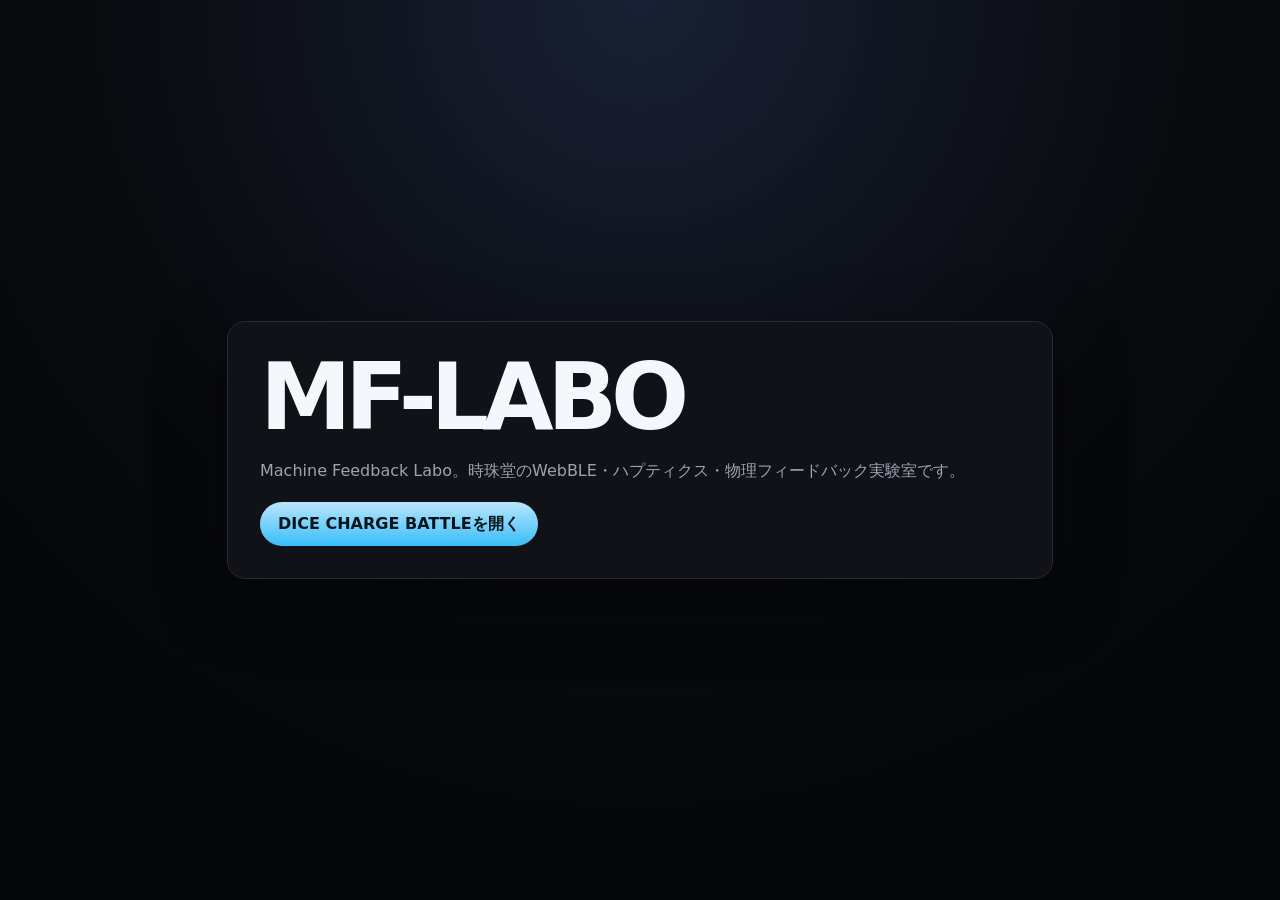
<file: index.html>
<!DOCTYPE html>
<html lang="ja">
<head>
  <meta charset="UTF-8">
  <meta name="viewport" content="width=device-width, initial-scale=1.0">
  <title>MF-LABO | Machine Feedback Labo</title>
  <style>
    body {
      margin: 0;
      min-height: 100vh;
      display: grid;
      place-items: center;
      background: radial-gradient(circle at top, #182033, #08090c 52%, #050609);
      color: #f4f7fb;
      font-family: system-ui, "Noto Sans JP", "Meiryo", sans-serif;
    }

    main {
      width: min(760px, calc(100% - 36px));
      padding: 32px;
      border: 1px solid #262b38;
      border-radius: 18px;
      background: rgba(17, 19, 26, 0.92);
      box-shadow: 0 24px 70px rgba(0, 0, 0, 0.35);
    }

    h1 {
      margin: 0;
      font-size: clamp(42px, 10vw, 92px);
      letter-spacing: -0.07em;
      line-height: 0.95;
    }

    p {
      color: #9aa4b2;
      line-height: 1.8;
    }

    a {
      display: inline-flex;
      min-height: 44px;
      align-items: center;
      padding: 0 18px;
      border-radius: 999px;
      background: linear-gradient(180deg, #bae6fd, #38bdf8);
      color: #04141d;
      text-decoration: none;
      font-weight: 900;
    }
  </style>
</head>
<body>
  <main>
    <h1>MF-LABO</h1>
    <p>Machine Feedback Labo。時珠堂のWebBLE・ハプティクス・物理フィードバック実験室です。</p>
    <a href="./rearena-pocket/dice-charge-battle/">DICE CHARGE BATTLEを開く</a>
  </main>
</body>
</html>
</file>
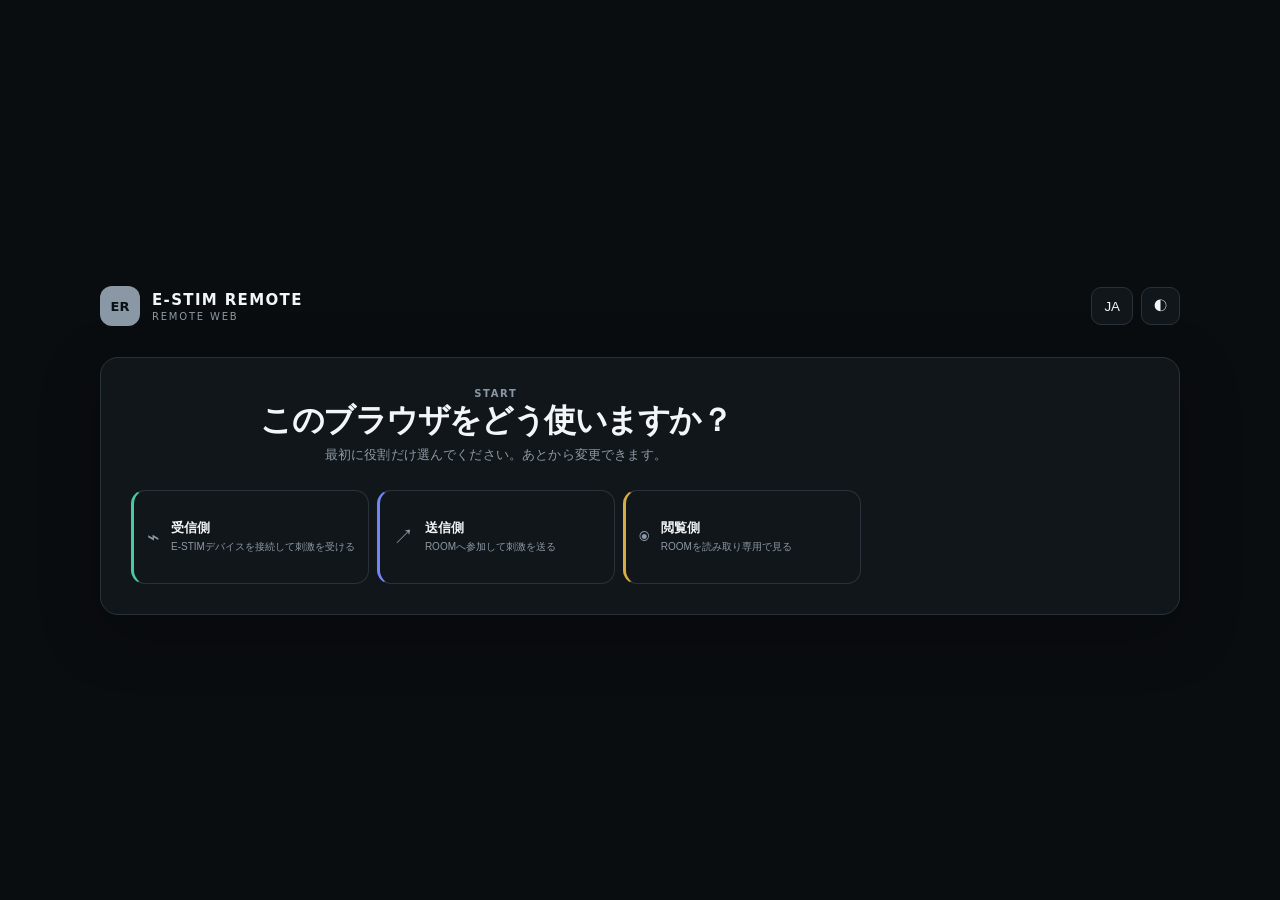
<file: coyote-remote/index.html>
<!doctype html><html lang="ja" data-theme="dark"><head><meta charset="utf-8"><meta name="viewport" content="width=device-width,initial-scale=1,viewport-fit=cover"><meta name="theme-color" content="#0a0d10"><link rel="manifest" href="./manifest.webmanifest"><title>E-STIM REMOTE WEB v0.2.9 REAL</title><style>:root{--bg:#0a0d10;--panel:#11161b;--panel2:#171d23;--line:#29323b;--line2:#202830;--text:#f3f6f8;--muted:#8d99a4;--accent:#6ee7bd;--accent2:#69aaff;--danger:#ff5967;--warning:#f4c45e;--shadow:0 18px 60px rgba(0,0,0,.28);--radius:18px;--font:"Inter Variable","Inter","Noto Sans JP","Noto Sans",system-ui,-apple-system,"Segoe UI","Yu Gothic UI","Hiragino Sans",sans-serif}
html[data-theme="light"]{--bg:#edf2f5;--panel:#fff;--panel2:#f6f8fa;--line:#d7e0e6;--line2:#e6ebef;--text:#10161b;--muted:#687580;--shadow:0 18px 60px rgba(31,48,62,.10)}*{box-sizing:border-box}html,body{margin:0;min-height:100%;background:var(--bg);color:var(--text);font-family:var(--font);font-feature-settings:"ss01" 1,"cv02" 1;letter-spacing:.01em}body{padding:16px}.app-shell{max-width:1560px;margin:0 auto}.topbar{min-height:66px;display:flex;align-items:center;justify-content:space-between;gap:16px}.brand-block{display:flex;align-items:center;gap:12px}.brand-mark{width:40px;height:40px;border-radius:12px;display:grid;place-items:center;background:var(--accent);color:#071014;font-weight:900;font-size:13px;box-shadow:0 10px 30px rgba(64,198,171,.18)}.brand-title{font-weight:850;letter-spacing:.09em;font-size:15px}.brand-sub{font-size:10px;color:var(--muted);letter-spacing:.18em;margin-top:2px}.top-actions{display:flex;gap:8px;align-items:center}.top-actions button,.chip,.danger-soft,.danger,.reset-btn,.primary,.secondary,.icon-btn,.role-card,.seg,.step,.off-btn,.preset-face,.mini-action{border:1px solid var(--line);color:var(--text);background:var(--panel);cursor:pointer;transition:.16s ease}.chip{height:38px;padding:0 12px;border-radius:10px;color:var(--muted)}.danger-soft,.danger,.reset-btn{height:40px;padding:0 14px;border-radius:11px;font-weight:850;font-size:12px}.danger-soft{border-color:rgba(255,89,103,.36);color:#ff929a;background:rgba(255,89,103,.07)}.danger{border-color:transparent;background:var(--danger);color:#fff}.danger.latched{box-shadow:0 0 0 4px rgba(255,89,103,.18)}.reset-btn{border-color:rgba(244,196,94,.42);color:var(--warning);background:rgba(244,196,94,.08)}button:disabled,input:disabled,select:disabled{opacity:.42;cursor:not-allowed}.status-rail{display:flex;flex-wrap:wrap;gap:8px;padding:10px 0 14px}.status-item{display:flex;align-items:center;gap:7px;border:1px solid var(--line2);background:color-mix(in srgb,var(--panel) 82%,transparent);border-radius:999px;padding:7px 11px;color:var(--muted);font-size:10px;letter-spacing:.08em}.status-item strong{color:var(--text);font-size:10px}.status-item.latency{margin-left:auto}.dot{width:7px;height:7px;border-radius:50%;background:var(--accent);box-shadow:0 0 0 4px rgba(110,231,189,.10)}.dot.off{background:#53606b;box-shadow:none}.dot.danger{background:var(--danger)}.card{border:1px solid var(--line);background:var(--panel);border-radius:var(--radius);box-shadow:var(--shadow)}.hero{display:flex;align-items:flex-end;justify-content:space-between;gap:24px;padding:20px;margin-bottom:12px;transition:.2s ease}.hero h1{font-size:clamp(22px,2.5vw,36px);letter-spacing:-.045em;margin:5px 0 8px;line-height:1.06}.eyebrow{margin:0;color:var(--accent);font-size:10px;font-weight:850;letter-spacing:.16em}.muted{color:var(--muted);margin:0;max-width:680px;font-size:13px}.role-grid{display:grid;grid-template-columns:repeat(3,minmax(155px,1fr));gap:8px;min-width:min(620px,55vw)}.role-card{min-height:72px;text-align:left;border-radius:14px;padding:13px;display:flex;gap:11px;align-items:center}.role-card:hover,.role-card.selected{border-color:color-mix(in srgb,var(--accent) 45%,var(--line));background:var(--panel2)}.role-icon{font-size:21px;color:var(--accent)}.role-card b{display:block;font-size:13px}.role-card small{display:block;color:var(--muted);font-size:10px;margin-top:3px}.change-role{display:none}.hero.compact{padding:9px 12px;align-items:center}.hero.compact .hero-copy{display:none}.hero.compact .role-grid{display:flex;min-width:0;width:auto}.hero.compact .role-card{display:none;min-height:42px;padding:7px 11px}.hero.compact .role-card.selected{display:flex}.hero.compact .role-icon{font-size:16px}.hero.compact .change-role{display:inline-flex;border:0;background:transparent;color:var(--muted);font-size:11px;cursor:pointer;padding:8px}.workspace-grid{display:grid;grid-template-columns:278px minmax(0,1fr);gap:12px}.left-panel{padding:17px;height:max-content;position:sticky;top:12px}.section-head{display:flex;align-items:center;justify-content:space-between;gap:12px}.session-head-actions{display:flex;align-items:center;gap:7px}.session-toggle{display:none;border:1px solid var(--line);background:var(--panel2);color:var(--text);border-radius:9px;padding:7px 9px;font-size:10px;font-weight:800;cursor:pointer}.section-head h2{margin:4px 0 0;font-size:18px}.badge,.live-badge,.limit-badge{border:1px solid var(--line);border-radius:999px;padding:5px 8px;font-size:9px;color:var(--muted);letter-spacing:.10em;font-style:normal}.live-badge.live{color:var(--accent);border-color:rgba(110,231,189,.3)}.wide{width:100%}.primary,.secondary{min-height:43px;border-radius:12px;font-weight:750;margin-top:11px}.primary{background:var(--accent);border:0;color:#07130f}.secondary{background:var(--panel2)}.role-panel{display:none;margin-top:14px}.role-panel.active{display:block}.room-code-row{display:grid;grid-template-columns:1fr auto;gap:8px;align-items:end}.room-code-box{padding:13px 0;border-bottom:1px solid var(--line2)}.room-code-box span{display:block;color:var(--muted);font-size:9px;letter-spacing:.15em}.room-code-box strong{display:block;font-size:22px;letter-spacing:.15em;margin-top:5px}.copy-btn{height:34px;border:1px solid var(--line);border-radius:10px;background:var(--panel2);color:var(--muted);cursor:pointer;margin-bottom:6px}.field-row,.input-stack{display:flex;gap:10px;margin-top:12px}.field-row{align-items:center;justify-content:space-between}.field-row span,.input-stack span{font-size:11px;color:var(--muted)}.field-row select,.input-stack input,.limit-row input{border:1px solid var(--line);background:var(--panel2);color:var(--text);border-radius:10px;padding:8px}.input-stack{flex-direction:column}.input-stack input{font-size:20px;letter-spacing:.18em}.mini-note{font-size:10px;color:var(--muted);line-height:1.55;margin-top:10px}.left-panel hr{border:0;border-top:1px solid var(--line2);margin:15px 0}.compact-stats{display:grid;gap:9px}.compact-stats div{display:flex;justify-content:space-between;gap:10px;font-size:10px;color:var(--muted)}.compact-stats strong{color:var(--text)}.status-callout{margin-top:10px;border:1px solid var(--line);background:var(--panel2);border-radius:11px;padding:10px;color:var(--muted);font-size:10px}.limit-box{margin-top:13px;border-top:1px solid var(--line2);padding-top:12px}.limit-box>span,.participants-box>span{display:block;color:var(--muted);font-size:9px;letter-spacing:.15em;margin-bottom:7px}.limit-grid{display:grid;grid-template-columns:repeat(3,1fr);gap:6px}.limit-row{display:grid;gap:4px}.limit-row label{font-size:9px;color:var(--muted)}.limit-row input{width:100%;font-weight:800;text-align:center}.participants-box{margin-top:13px;border-top:1px solid var(--line2);padding-top:12px}.participant-list{display:grid;gap:6px}.empty-participant{font-size:10px;color:var(--muted);padding:8px 0}.participant-row{border:1px solid var(--line);background:var(--panel2);border-radius:11px;padding:8px;display:flex;align-items:center;justify-content:space-between;gap:8px}.participant-row b{display:block;font-size:10px}.participant-row small{display:block;color:var(--muted);font-size:8px;margin-top:2px}.participant-row>div:last-child{display:flex;gap:5px}.mini-action{border-radius:8px;padding:6px 7px;font-size:8px;font-weight:800;background:rgba(110,231,189,.09)}.mini-action.ghost{background:transparent;color:var(--muted)}.main-panel{display:grid;gap:12px}.mode-switch{padding:7px;display:flex;align-items:center;justify-content:space-between;gap:12px}.segmented{display:flex;gap:4px}.seg{border-radius:10px;padding:9px 16px;color:var(--muted);border-color:transparent;background:transparent;font-weight:750}.seg.active{background:var(--panel2);color:var(--text);border-color:var(--line)}.mode-hint{font-size:11px;color:var(--muted);padding-right:8px}.mode-pane{display:none}.mode-pane.active{display:block}.channel-grid{display:grid;grid-template-columns:1fr 1fr;gap:12px}.channel-card{padding:17px;min-height:310px;display:grid;grid-template-rows:auto 1fr auto auto;gap:12px;overflow:hidden;position:relative}.channel-card::after{content:"";position:absolute;inset:auto -12% -50% 44%;height:70%;background:transparent;pointer-events:none}.channel-card[data-channel="B"]::after{background:transparent}.channel-head{display:flex;align-items:center;justify-content:space-between}.channel-head>div{display:flex;align-items:center;gap:9px}.channel-label{width:28px;height:28px;display:grid;place-items:center;border-radius:9px;background:var(--panel2);border:1px solid var(--line);font-weight:900}.channel-meta{display:flex;gap:6px;align-items:center}.preset-face{text-align:left;border-radius:16px;padding:16px;background:var(--panel2);position:relative;overflow:hidden}.preset-face:hover:not(:disabled){border-color:rgba(110,231,189,.35);transform:translateY(-1px)}.preset-kicker{display:block;color:var(--muted);font-size:9px;letter-spacing:.16em}.preset-face strong{display:block;font-size:clamp(27px,4vw,48px);letter-spacing:-.05em;margin-top:7px}.preset-face small{display:block;color:var(--muted);font-size:11px;margin-top:2px}.power-block>span{display:block;color:var(--muted);font-size:9px;letter-spacing:.16em;margin-bottom:7px}.stepper{display:grid;grid-template-columns:52px 1fr 52px;gap:8px;align-items:center}.step{height:56px;border-radius:15px;font-size:28px;background:var(--panel2)}.step:hover:not(:disabled){border-color:var(--accent)}.stepper strong{height:56px;border-radius:15px;background:var(--panel2);border:1px solid var(--line);display:flex;align-items:baseline;justify-content:center;font-size:33px;letter-spacing:-.05em}.stepper strong small{font-size:13px;color:var(--muted);margin-left:4px}.off-btn{width:100%;height:35px;margin-top:7px;border-radius:11px;color:var(--muted);background:transparent}.micro-meter{height:3px;background:var(--line2);border-radius:999px;overflow:hidden}.micro-meter i{display:block;width:0;height:100%;background:var(--accent);transition:width .15s ease}.detail-grid{align-items:start}.detail-card{padding:17px;min-height:400px}.detail-controls{display:grid;gap:13px;margin-top:13px}.detail-row{display:grid;grid-template-columns:100px 1fr 56px;align-items:center;gap:10px}.detail-row label{font-size:11px;color:var(--muted)}input[type="range"]{width:100%;accent-color:var(--accent)}.detail-row output{text-align:right;font-weight:800}.detail-mode-line{display:flex;justify-content:space-between;gap:10px;align-items:center}.detail-mode-line select{border:1px solid var(--line);background:var(--panel2);color:var(--text);border-radius:10px;padding:8px;max-width:68%}.locked-row{border:1px solid var(--line);border-radius:12px;background:var(--panel2);padding:11px;display:flex;align-items:center;justify-content:space-between;gap:10px}.locked-row span{font-size:8px;color:var(--muted);letter-spacing:.08em}.locked-row b{display:block;font-size:10px;margin-top:3px}.lock-pill{border:1px solid var(--line);border-radius:999px;padding:5px 7px}.cell-grid{display:grid;grid-template-columns:repeat(4,1fr);gap:7px;margin-top:7px}.cell{border:1px solid var(--line);border-radius:12px;padding:9px;background:var(--panel2)}.cell b{font-size:10px}.cell small{display:block;color:var(--muted);font-size:9px;margin-top:5px}.viewer-card,.monitor{padding:17px}.viewer-channels{display:grid;grid-template-columns:1fr 1fr;gap:10px;margin:16px 0}.viewer-line{border:1px solid var(--line);border-radius:14px;padding:13px;display:grid;grid-template-columns:30px 1fr auto;align-items:center;gap:10px}.viewer-line span{width:26px;height:26px;border-radius:8px;background:var(--panel2);display:grid;place-items:center}.viewer-line em{font-style:normal;font-weight:850}.monitor-values{display:flex;gap:12px;color:var(--muted);font-size:10px}.monitor canvas,.viewer-card canvas{width:100%;height:145px;margin-top:10px;border-radius:12px;background:var(--panel2)}.diag-strip{margin-top:9px;display:flex;justify-content:flex-end;font-size:8px;color:var(--muted);gap:5px}.toast{position:fixed;right:24px;bottom:24px;background:#151a20;border:1px solid #333d47;border-radius:12px;padding:12px 15px;color:#fff;font-size:12px;transform:translateY(20px);opacity:0;pointer-events:none;transition:.2s ease;z-index:40}.toast.show{transform:none;opacity:1}.preset-dialog{width:min(840px,calc(100vw - 32px));border:1px solid var(--line);background:var(--panel);color:var(--text);border-radius:20px;padding:18px;box-shadow:0 30px 120px rgba(0,0,0,.55)}.preset-dialog::backdrop{background:rgba(0,0,0,.65);backdrop-filter:blur(8px)}.dialog-head{display:flex;justify-content:space-between;align-items:center}.dialog-head h2{margin:4px 0 0}.icon-btn{width:36px;height:36px;border-radius:10px;font-size:20px}.preset-grid{display:grid;grid-template-columns:repeat(4,1fr);gap:8px;margin-top:16px;max-height:60vh;overflow:auto}.preset-btn{border:1px solid var(--line);background:var(--panel2);color:var(--text);border-radius:12px;padding:12px;text-align:left;cursor:pointer}.preset-btn:hover,.preset-btn.selected{border-color:var(--accent);background:rgba(110,231,189,.07)}.preset-btn b{display:block}.preset-btn small{display:block;color:var(--muted);margin-top:3px}.mobile-safety{display:none}
@media(max-width:1100px){body{padding:10px}.hero{align-items:stretch;flex-direction:column}.hero.compact{align-items:center;flex-direction:row;justify-content:space-between;min-height:58px}.hero.compact .change-role{margin-left:auto}.role-grid{min-width:0;width:100%}.workspace-grid{grid-template-columns:250px minmax(0,1fr)}.channel-card{min-height:285px}.preset-face strong{font-size:34px}}
@media(max-width:900px){.workspace-grid{grid-template-columns:1fr}.left-panel{position:static}.role-panel.active{display:grid;grid-template-columns:1fr 1fr;gap:9px;align-items:center}.role-panel .mini-note,.role-panel .room-code-row,.role-panel .field-row,.role-panel .input-stack,.role-panel .limit-box,.role-panel .participants-box{grid-column:span 2}.compact-stats{grid-template-columns:1fr 1fr}.hero:not(.compact){padding:16px}.role-grid{grid-template-columns:repeat(3,1fr)}.left-panel{padding:14px}.channel-card{min-height:270px}}
@media(max-width:620px){body{padding:7px 7px 78px}.session-toggle{display:inline-flex}.hero.compact + .workspace-grid .left-panel:not(.session-open) .role-panel,.hero.compact + .workspace-grid .left-panel:not(.session-open)>hr,.hero.compact + .workspace-grid .left-panel:not(.session-open) .compact-stats{display:none}.hero.compact + .workspace-grid .left-panel:not(.session-open){padding:9px 12px}.hero.compact + .workspace-grid .left-panel:not(.session-open) .section-head h2{font-size:15px;margin-top:2px}.topbar{align-items:flex-start}.brand-sub{display:none}.top-actions{gap:5px}.top-actions .danger-soft,.top-actions .danger,.top-actions .reset-btn{display:none}.chip{height:34px;padding:0 9px}.status-rail{gap:4px;padding:7px 0 9px}.status-item{padding:5px 7px;font-size:9px}.status-item strong{font-size:9px}.status-item.latency{display:none}.hero:not(.compact){padding:14px}.role-grid{grid-template-columns:1fr}.role-card{min-height:56px}.hero.compact{margin-bottom:7px}.workspace-grid,.main-panel{gap:8px}.left-panel{padding:12px}.role-panel.active{display:block}.left-panel hr{margin:11px 0}.mode-switch{align-items:stretch;flex-direction:column;padding:5px}.segmented{display:grid;grid-template-columns:repeat(3,1fr)}.seg{padding:8px}.mode-hint{display:none}.channel-grid{grid-template-columns:1fr;gap:8px}.channel-card{min-height:245px;padding:12px;gap:9px}.preset-face{padding:12px}.preset-face strong{font-size:34px}.stepper{grid-template-columns:54px 1fr 54px}.step{height:54px}.stepper strong{height:54px}.detail-card{padding:12px;min-height:0}.detail-row{grid-template-columns:78px 1fr 46px}.detail-mode-line{align-items:flex-start;flex-direction:column}.detail-mode-line select{max-width:none;width:100%}.cell-grid{grid-template-columns:1fr 1fr}.preset-grid{grid-template-columns:repeat(2,1fr)}.viewer-channels{grid-template-columns:1fr}.monitor canvas,.viewer-card canvas{height:120px}.mobile-safety{display:grid;grid-template-columns:1fr 1.2fr auto;gap:6px;position:fixed;left:0;right:0;bottom:0;padding:8px max(8px,env(safe-area-inset-right)) calc(8px + env(safe-area-inset-bottom)) max(8px,env(safe-area-inset-left));background:color-mix(in srgb,var(--bg) 92%,transparent);backdrop-filter:blur(18px);border-top:1px solid var(--line);z-index:50}.mobile-safety button{height:48px;border-radius:13px;font-weight:900}.toast{bottom:72px;left:10px;right:10px;text-align:center}.participant-row{align-items:flex-start;flex-direction:column}.participant-row>div:last-child{width:100%}.participant-row .mini-action{flex:1}.limit-grid{grid-template-columns:repeat(3,1fr)}}

html[data-role="host"]{--accent:#60e5bb;--accent2:#39bdf8}html[data-role="controller"]{--accent:#8097ff;--accent2:#bd78ff}html[data-role="viewer"]{--accent:#f0c75e;--accent2:#ff8f6b}
.role-panel:not(.active){display:none!important}.qr-wrap{margin-top:10px;border:1px solid var(--line);border-radius:14px;padding:10px;display:grid;place-items:center;background:var(--panel2)}.qr-wrap canvas{width:144px;height:144px;border-radius:8px}.qr-wrap small{margin-top:7px;color:var(--muted);font-size:9px;letter-spacing:.12em}.limit-slider-grid{display:grid;gap:10px}.limit-slider{display:grid;gap:6px}.limit-slider span{display:flex;justify-content:space-between;font-size:9px;color:var(--muted)}.limit-slider b{color:var(--text)}.test-box{margin-top:13px;border-top:1px solid var(--line2);padding-top:11px}.test-head{display:flex;justify-content:space-between;gap:8px;align-items:center;font-size:9px;color:var(--muted)}.test-head label{display:flex;align-items:center;gap:6px}.test-head input{width:72px}.test-actions{display:grid;grid-template-columns:1fr 1fr;gap:7px;margin-top:9px}.test-hold,.boost-hold{border:1px solid var(--line);background:var(--panel2);color:var(--text);border-radius:11px;height:40px;font-weight:850;cursor:pointer}.test-hold:active,.boost-hold.holding{background:var(--accent);color:#08110f;border-color:transparent}.test-box small{display:block;color:var(--muted);font-size:8px;margin-top:6px}.quick-preset-grid{display:grid;grid-template-columns:repeat(8,1fr);gap:5px}.quick-preset{min-width:0;height:48px;border:1px solid var(--line);background:var(--panel2);color:var(--text);border-radius:9px;padding:4px;display:grid;grid-template-rows:20px 1fr;place-items:center;cursor:pointer;overflow:hidden}.quick-preset.selected{border-color:var(--accent);box-shadow:inset 0 0 0 1px var(--accent);background:color-mix(in srgb,var(--accent) 10%,var(--panel2))}.quick-preset small{font-size:7px;max-width:100%;white-space:nowrap;overflow:hidden;text-overflow:ellipsis;color:var(--muted)}.wave-glyph{height:18px;display:flex;align-items:end;gap:1px}.wave-glyph i{display:block;width:3px;min-height:2px;max-height:18px;background:var(--accent);border-radius:2px}.boost-row{margin-top:7px;display:grid;grid-template-columns:auto 1fr;gap:7px;align-items:center}.boost-row label{height:40px;border:1px solid var(--line);border-radius:11px;padding:0 8px;display:flex;align-items:center;gap:3px;font-size:9px;color:var(--muted)}.boost-row input{width:36px;border:0;background:transparent;color:var(--text);font-weight:900;text-align:center}.boost-hold{height:40px}.receiver-grid{display:grid;grid-template-columns:1fr 1fr;gap:12px;margin-bottom:12px}.receive-card{padding:17px}.receive-head{display:flex;align-items:center;gap:10px}.receive-head span{width:30px;height:30px;display:grid;place-items:center;border-radius:9px;background:var(--panel2);font-weight:900}.receive-head b{font-size:20px}.receive-metrics{margin-top:15px;display:grid;grid-template-columns:1.2fr 1fr 1fr;gap:8px}.receive-metrics>strong{font-size:42px;letter-spacing:-.05em}.receive-metrics div{border-left:1px solid var(--line);padding-left:10px}.receive-metrics span{display:block;font-size:8px;color:var(--muted);letter-spacing:.1em}.receive-metrics b{display:block;margin-top:5px;font-size:14px}.legend{display:flex;gap:10px;font-size:9px;color:var(--muted)}.legend span:first-child::before,.legend span:last-child::before{content:"";display:inline-block;width:8px;height:8px;border-radius:50%;margin-right:4px}.legend span:first-child::before{background:var(--accent)}.legend span:last-child::before{background:var(--accent2)}
@media(max-width:1200px){.quick-preset-grid{grid-template-columns:repeat(6,1fr)}}@media(max-width:620px){.quick-preset-grid{grid-template-columns:repeat(6,1fr)}.quick-preset{height:44px}.receiver-grid{grid-template-columns:1fr}.receive-metrics>strong{font-size:34px}.boost-row{grid-template-columns:110px 1fr}.qr-wrap canvas{width:124px;height:124px}.test-head{align-items:flex-start;flex-direction:column}.test-head label{width:100%}.test-head input{flex:1}.monitor canvas,.viewer-card canvas{height:180px}}
[hidden]{display:none!important}html[data-role="viewer"] .top-actions .danger-soft,html[data-role="viewer"] .top-actions .danger,html[data-role="viewer"] .top-actions .reset-btn,html[data-role="viewer"] .mobile-safety{display:none!important}.preset-face{padding:10px 12px;min-height:58px}.preset-face strong{font-size:22px;margin-top:3px}.preset-face small{font-size:9px}.channel-card{min-height:420px;grid-template-rows:auto auto auto auto auto}.quick-preset-grid{order:2}.power-block{order:3}.micro-meter{order:4}

/* v0.1.3 flat visual system ------------------------------------------------ */
*,*::before,*::after{background-image:none!important}
.card{background:var(--panel)}
.brand-mark{background:var(--accent);box-shadow:none}
.primary{background:var(--accent);color:#07130f;border:0}
.role-card:hover,.role-card.selected{background:var(--panel2)}
.channel-card::after{display:none}
.preset-face{background:var(--panel2)}
.micro-meter i{background:var(--accent)}
.monitor canvas,.viewer-card canvas{background:var(--panel2)}
html[data-role="none"]{--accent:#8a98a5;--accent2:#677581}
html[data-role="host"]{--accent:#48c9a4;--accent2:#2ba5c7}
html[data-role="controller"]{--accent:#7187f5;--accent2:#9b74d8}
html[data-role="viewer"]{--accent:#d7ad43;--accent2:#d97852}
html[data-theme="light"][data-role="host"]{--accent:#159979;--accent2:#197e9b}
html[data-theme="light"][data-role="controller"]{--accent:#536bdf;--accent2:#7754ba}
html[data-theme="light"][data-role="viewer"]{--accent:#a3780e;--accent2:#b45f3f}

/* Startup: role first */
html[data-role="none"] body{display:flex;min-height:100vh;align-items:center}
html[data-role="none"] .app-shell{width:min(1080px,100%)}
html[data-role="none"] .topbar{margin-bottom:18px}
html[data-role="none"] .top-actions .danger-soft,html[data-role="none"] .top-actions .danger,html[data-role="none"] .top-actions .reset-btn{display:none!important}
html[data-role="none"] #roleCard{padding:30px}
html[data-role="none"] #roleCard .hero-copy{text-align:center;margin:auto}
html[data-role="none"] #roleCard .muted{margin:0 auto}
html[data-role="none"] #roleCard{display:grid;gap:26px;align-items:center}
html[data-role="none"] #roleCard .role-grid{width:100%;min-width:0}
html[data-role="none"] .role-card{min-height:94px}
.role-card[data-role="host"]{border-left:3px solid #48c9a4}
.role-card[data-role="controller"]{border-left:3px solid #7187f5}
.role-card[data-role="viewer"]{border-left:3px solid #d7ad43}

/* Connection request alert */
.request-banner{margin:0 0 12px;border:1px solid #f0b94c;background:#2b2417;color:#fff2cc;border-radius:14px;padding:12px 14px;display:flex;align-items:center;justify-content:space-between;gap:12px;box-shadow:0 8px 26px rgba(0,0,0,.16)}
html[data-theme="light"] .request-banner{background:#fff6df;color:#59400a}
.request-banner div{display:grid;gap:3px}.request-banner b{font-size:13px}.request-banner span{font-size:11px;opacity:.82}.request-banner button{border:0;background:#f0b94c;color:#241a05;font-weight:900;border-radius:10px;padding:9px 14px;cursor:pointer}

/* Identity and BLE connection */
.name-field{display:grid;gap:5px;margin-top:12px}.name-field span{font-size:9px;color:var(--muted);letter-spacing:.12em}.name-field input{border:1px solid var(--line);background:var(--panel2);color:var(--text);border-radius:10px;padding:9px 10px;font-weight:750}
.connection-box{margin-top:11px;border:1px solid var(--line);border-radius:13px;padding:10px;background:var(--panel2)}.connection-head{display:flex;justify-content:space-between;gap:8px;font-size:10px;color:var(--muted)}.connection-head b{color:var(--text)}.connection-actions{display:grid;grid-template-columns:1fr 1fr;gap:7px}.connection-actions .primary,.connection-actions .secondary{margin-top:8px;min-height:38px;font-size:10px}.connection-box small{display:block;margin-top:7px;color:var(--muted);font-size:8px;line-height:1.45}

/* Role change confirmation */
.confirm-dialog{width:min(430px,calc(100vw - 28px));border:1px solid var(--line);background:var(--panel);color:var(--text);border-radius:18px;padding:20px;box-shadow:0 24px 90px rgba(0,0,0,.52)}.confirm-dialog::backdrop{background:rgba(0,0,0,.68)}.confirm-dialog h2{margin:7px 0 8px}.confirm-dialog p{color:var(--muted);font-size:12px;line-height:1.65}.confirm-actions{display:grid;grid-template-columns:1fr 1fr;gap:8px;margin-top:17px}.confirm-actions button{min-height:42px;border-radius:11px}

/* Preset signature: waveform intensity bars + frequency ticks */
.quick-preset{height:61px;grid-template-rows:24px 1fr 9px;gap:1px}
.stim-glyph{height:23px;display:flex;align-items:end;gap:2px;width:28px;justify-content:center;position:relative}.stim-col{position:relative;width:5px;height:22px;border-left:1px solid color-mix(in srgb,var(--muted) 36%,transparent)}.stim-col b{position:absolute;bottom:0;left:1px;width:3px;height:var(--w,20%);min-height:2px;max-height:22px;background:var(--accent);border-radius:1px}.stim-col em{position:absolute;left:0;width:5px;height:1px;bottom:calc(var(--f,20%) * .2);background:var(--accent2)}.preset-micro{font-size:6px;color:var(--muted);letter-spacing:.02em;line-height:1}
.quick-preset small{font-size:7px}

@media(max-width:620px){html[data-role="none"] body{align-items:flex-start;padding-top:28px}html[data-role="none"] #roleCard{padding:18px}.connection-actions{grid-template-columns:1fr}.quick-preset{height:58px}.request-banner{position:sticky;top:6px;z-index:35}}


/* v0.1.4 connection/action polish ---------------------------------------- */
.request-actions{display:flex;gap:8px;align-items:center}.request-banner .request-approve,.request-banner .request-review{min-height:42px;padding:0 16px;border-radius:11px;font-size:11px;font-weight:900;cursor:pointer}.request-banner .request-approve{border:0;background:#f0b94c;color:#241a05}.request-banner .request-review{border:1px solid rgba(240,185,76,.38);background:transparent;color:inherit}
.participant-row{padding:10px}.participant-actions{display:grid!important;grid-template-columns:1fr 1fr;gap:7px!important;min-width:190px}.participant-approve,.participant-kick{min-height:40px;border-radius:10px;font-size:10px;font-weight:900;cursor:pointer;padding:8px 10px}.participant-approve{border:1px solid color-mix(in srgb,var(--accent) 55%,var(--line));background:color-mix(in srgb,var(--accent) 14%,var(--panel2));color:var(--text)}.participant-kick{border:1px solid rgba(255,89,103,.42);background:rgba(255,89,103,.08);color:#ff9ca4}.participant-approve:disabled{opacity:.48;cursor:default}
.disconnect-room{min-height:44px;border-radius:12px;border:1px solid rgba(255,89,103,.38);background:rgba(255,89,103,.07);color:#ff9ca4;font-weight:900;margin-top:8px;cursor:pointer}
.join-link-box{width:100%;margin-top:9px;border-top:1px solid var(--line);padding-top:9px}.join-link-box>span{display:block;font-size:8px;color:var(--muted);letter-spacing:.13em;margin-bottom:5px}.join-link-box>div{display:grid;grid-template-columns:minmax(0,1fr) auto;gap:6px}.join-link-box input{min-width:0;border:1px solid var(--line);background:var(--bg);color:var(--text);border-radius:9px;padding:8px;font-size:9px}.join-link-box button{border:1px solid var(--line);background:var(--panel);color:var(--text);border-radius:9px;padding:0 10px;font-size:9px;font-weight:850;cursor:pointer}.join-link-box small{display:block;margin-top:6px!important;font-size:7px!important;letter-spacing:0!important;line-height:1.45}
.quick-preset{touch-action:manipulation;user-select:none;-webkit-user-select:none}.quick-preset:active{transform:scale(.96);border-color:var(--accent)}
html[data-role="controller"] #simpleMode .channel-grid{grid-template-columns:repeat(2,minmax(0,1fr))}
@media(max-width:700px){html[data-role="controller"] #simpleMode .channel-grid{grid-template-columns:1fr}.request-banner{align-items:stretch;flex-direction:column}.request-actions{display:grid;grid-template-columns:1fr 1fr}.participant-actions{width:100%;min-width:0}.join-link-box>div{grid-template-columns:1fr}.join-link-box button{min-height:36px}}
/* v0.1.4 final sizing: connection decisions must be unmistakable */
.request-banner .request-approve,.request-banner .request-review{min-width:126px}
.participant-actions{grid-template-columns:1fr!important;width:100%;min-width:0}.participant-approve,.participant-kick{width:100%;min-height:42px;font-size:11px}


/* v0.1.5 usability + responsive pass -------------------------------------- */
.setup-guide{border:1px solid color-mix(in srgb,var(--accent) 36%,var(--line));background:color-mix(in srgb,var(--accent) 7%,var(--panel2));border-radius:12px;padding:10px 11px;margin-top:12px;display:grid;gap:4px}.setup-guide b{font-size:10px;color:var(--accent);letter-spacing:.08em}.setup-guide span{font-size:10px;color:var(--muted);line-height:1.55}
.session-toggle{min-width:116px;justify-content:center;align-items:center;min-height:38px;font-size:10px}.left-panel.session-open .session-toggle{border-color:color-mix(in srgb,var(--accent) 45%,var(--line));color:var(--accent)}
.room-code-row.room-active{margin-top:10px;padding:10px;border:1px solid color-mix(in srgb,var(--accent) 45%,var(--line));border-radius:13px;background:color-mix(in srgb,var(--accent) 7%,var(--panel2));align-items:center}.room-code-row.room-active .room-code-box{padding:2px 0;border:0}.room-code-row.room-active .room-code-box strong{font-size:25px}.room-code-row.room-active .copy-btn{height:42px;margin:0;padding:0 13px;color:var(--text)}
#roomCreateBtn,#joinBtn,#viewBtn,.disconnect-room{min-height:50px;font-size:12px;font-weight:900}.request-banner .request-approve,.request-banner .request-review{min-height:50px;font-size:12px}.participant-approve,.participant-kick{min-height:46px;font-size:11px}
.quick-preset{transition:transform .07s ease,border-color .07s ease,background-color .07s ease}.quick-preset:active{transform:scale(.94)}

/* Mid-size screens: one coherent setup card above the controls. */
@media (min-width:621px) and (max-width:1050px){
  body{padding:10px}.workspace-grid{grid-template-columns:1fr;gap:10px}.left-panel{position:static;padding:14px}.role-panel.active{display:block}.left-panel hr{margin:12px 0}.compact-stats{grid-template-columns:1fr 1fr}.main-panel{gap:10px}
  html[data-role="controller"] #simpleMode .channel-grid{grid-template-columns:repeat(2,minmax(0,1fr));gap:10px}.channel-card{padding:12px;gap:8px}.quick-preset-grid{grid-template-columns:repeat(4,minmax(0,1fr));gap:5px}.quick-preset{height:58px}.preset-face{min-height:54px}.preset-face strong{font-size:21px}.boost-row{grid-template-columns:100px 1fr}.receiver-grid{grid-template-columns:1fr 1fr}
  .connection-actions{grid-template-columns:1fr 1fr}.participant-row{align-items:center}.participant-actions{width:auto;min-width:210px;grid-template-columns:1fr 1fr!important}.participant-approve,.participant-kick{min-height:44px}
}

/* Small screens: setup is a deliberate first step, then collapses on authorization. */
@media (max-width:620px){
  .session-toggle{display:inline-flex;min-width:126px}.setup-guide{margin-top:10px}.hero.compact + .workspace-grid .left-panel.session-open{padding:12px}.hero.compact + .workspace-grid .left-panel.session-open .role-panel.active{display:block}
  .room-code-row.room-active{position:relative}.room-code-row.room-active .room-code-box strong{font-size:24px}.qr-wrap{padding:12px}.join-link-box input{font-size:11px;min-height:40px}.join-link-box button{min-height:42px;font-size:10px}
  #roomCreateBtn,#joinBtn,#viewBtn,.disconnect-room{min-height:52px;font-size:13px}.request-banner .request-approve,.request-banner .request-review{min-height:52px}.participant-approve,.participant-kick{min-height:48px;font-size:12px}
  html[data-role="controller"] #simpleMode .channel-grid{grid-template-columns:1fr}.quick-preset-grid{grid-template-columns:repeat(6,minmax(0,1fr))}
}
:root{--channel-a:#39a9ff;--channel-b:#ff8b3d}.channel-card[data-channel="A"],.receive-card[data-channel="A"],.detail-card.channel-a{--ch:var(--channel-a)}.channel-card[data-channel="B"],.receive-card[data-channel="B"],.detail-card.channel-b{--ch:var(--channel-b)}.channel-card{border-top:3px solid var(--ch,var(--line))}.channel-label,.receive-head span{color:var(--ch)}.quick-preset.selected{border-color:var(--ch)!important}.stim-col b,.micro-meter i{background:var(--ch)!important}.legend span:first-child::before{background:var(--channel-a)!important}.legend span:last-child::before{background:var(--channel-b)!important}.transport-row{display:grid;grid-template-columns:repeat(3,1fr);gap:6px}.transport-row button{height:40px;border:1px solid var(--line);border-radius:10px;background:var(--panel2);color:var(--text);font-weight:900}.boost-safety{display:grid;grid-template-columns:125px 1fr;gap:6px}.boost-arm{border:1px solid #a87925;background:#21190d;color:#f2c45d;border-radius:10px;padding:5px}.boost-arm.armed{border-color:#ff7c3f;color:#ff9b6d}.event-card{padding:16px;margin-top:12px}.event-log{display:grid;gap:6px;max-height:300px;overflow:auto}.event-line{display:grid;grid-template-columns:60px 1fr auto;gap:8px;padding:9px;border-left:3px solid var(--line);background:var(--panel2);border-radius:8px}.event-line.channel-a{border-left-color:var(--channel-a)}.event-line.channel-b{border-left-color:var(--channel-b)}.event-time{color:var(--muted);font-size:9px}.event-line p{margin:0;font-size:11px}.detail-card{padding:16px;border-top:3px solid var(--ch,var(--line))}.uhl-detail{display:grid;gap:12px}.detail-source-grid,.phase-grid,.medley-grid{display:grid;grid-template-columns:1fr 1fr;gap:7px}.detail-control-tabs{display:grid;grid-template-columns:1fr 1fr;gap:5px}.detail-control-tabs button{height:38px;border:1px solid var(--line);border-radius:9px;background:var(--panel2);color:var(--muted)}.detail-control-tabs button.active{color:var(--ch);border-color:var(--ch)}.detail-mfp{display:grid;gap:6px}.detail-mfp-head{display:flex;justify-content:space-between;font-size:9px}.dual-range{position:relative;height:26px}.dual-range input{position:absolute;width:100%;pointer-events:none;background:transparent}.dual-range input::-webkit-slider-thumb{pointer-events:auto}.detail-expert{border:1px solid var(--line);border-radius:10px;padding:0 10px}.detail-expert summary{padding:9px 0}.cell-editor{display:grid;grid-template-columns:30px repeat(4,1fr);gap:4px}.cell-editor input{min-width:0}.medley-actions{display:grid;grid-template-columns:1fr 1fr;gap:5px}@media(max-width:620px){.detail-source-grid,.phase-grid,.medley-grid{grid-template-columns:1fr}.boost-safety{grid-template-columns:120px 1fr}}

/* v0.1.7 BLE connection diagnostics */
.connection-actions{grid-template-columns:1fr 1fr}.connection-actions .disconnect-coyote{grid-column:1/-1;min-height:40px;margin-top:0;border:1px solid rgba(255,90,90,.32);background:rgba(255,90,90,.08);color:#ff8585;font-weight:800}.ble-diagnostics{margin-top:9px;border-top:1px solid var(--line);padding-top:8px}.ble-diagnostics summary{cursor:pointer;color:var(--muted);font-size:9px;font-weight:800;letter-spacing:.08em}.ble-diag-grid{display:grid;grid-template-columns:1fr 1fr;gap:5px;margin-top:8px}.ble-diag-grid>div{padding:7px 8px;border:1px solid var(--line);border-radius:8px;background:var(--panel)}.ble-diag-grid span{display:block;font-size:7px;color:var(--muted);letter-spacing:.08em}.ble-diag-grid b{display:block;margin-top:3px;font-size:9px;overflow-wrap:anywhere}.ble-diag-list{list-style:none;margin:8px 0 0;padding:0;max-height:155px;overflow:auto;display:grid;gap:4px}.ble-diag-list li{display:grid;grid-template-columns:86px 1fr;gap:7px;padding:5px 7px;border-radius:7px;background:var(--panel);font-size:8px}.ble-diag-list li b{color:var(--text)}.ble-diag-list li span{color:var(--muted);overflow-wrap:anywhere}.ble-diag-list li.ok{box-shadow:inset 2px 0 #45c98a}.ble-diag-list li.warn{box-shadow:inset 2px 0 #e8ad43}.ble-diag-list li.error{box-shadow:inset 2px 0 #ff5d68}.ble-diag-list li.wait{box-shadow:inset 2px 0 #4aa9ff}.test-box.real-ready{outline:1px solid rgba(69,201,138,.35)}
@media(max-width:620px){.connection-actions{grid-template-columns:1fr}.connection-actions .disconnect-coyote{grid-column:auto}.ble-diag-grid{grid-template-columns:1fr}.ble-diag-list li{grid-template-columns:72px 1fr}}
.ble-error-banner{margin-top:8px;padding:8px 10px;border:1px solid rgba(255,93,104,.4);border-radius:9px;background:rgba(255,93,104,.09);color:#ff8790;font-size:9px;font-weight:800;line-height:1.45}.connection-actions button:disabled{opacity:.45;cursor:wait}

/* v0.1.9 REAL output + always-visible application HUD -------------------- */
.request-banner{position:fixed!important;top:12px;left:50%;transform:translateX(-50%);width:min(760px,calc(100vw - 24px));z-index:120;margin:0;box-shadow:0 18px 52px rgba(0,0,0,.42);border-width:2px}
.request-banner[hidden]{display:none!important}
.real-remote-box{margin-top:12px;border:1px solid rgba(255,164,72,.34);background:#1c1510;border-radius:13px;padding:11px;display:grid;gap:9px}
html[data-theme="light"] .real-remote-box{background:#fff7ed}
.real-remote-box.armed{border-color:#ff8b3d;box-shadow:0 0 0 3px rgba(255,139,61,.12)}
.real-remote-box.suspended{border-color:rgba(244,196,94,.48)}
.real-remote-head{display:flex;align-items:center;justify-content:space-between;gap:10px}.real-remote-head div{display:grid;gap:2px}.real-remote-head span{font-size:8px;color:var(--muted);letter-spacing:.14em}.real-remote-head b{font-size:11px}.real-remote-head strong{font-size:10px;color:#ffb16d;letter-spacing:.08em}
.real-remote-actions{display:grid;grid-template-columns:1.4fr 1fr;gap:7px}.real-remote-actions button{min-height:46px;border-radius:11px;font-weight:900;cursor:pointer}.real-remote-actions button:first-child{border:1px solid #d96f28;background:#3a1e0d;color:#ffc28d}.real-remote-actions button:last-child{border:1px solid rgba(255,89,103,.35);background:rgba(255,89,103,.07);color:#ff929a}.real-remote-box small{font-size:8px;line-height:1.5;color:var(--muted)}
@media(max-width:620px){.request-banner{top:8px;width:calc(100vw - 16px)}.real-remote-actions{grid-template-columns:1fr}.real-remote-actions button{min-height:50px}}
.howto-guide{margin-top:10px;border:1px solid var(--line);border-radius:12px;background:var(--panel2);padding:0 11px}.howto-guide summary{cursor:pointer;padding:10px 0;font-size:10px;font-weight:900;color:var(--text);letter-spacing:.04em}.howto-guide ol{margin:0 0 11px;padding-left:19px;color:var(--muted);font-size:10px;line-height:1.65}.howto-guide li+li{margin-top:3px}.transport-chip{display:inline-flex;align-items:center;gap:5px;border:1px solid var(--line);border-radius:999px;padding:4px 8px;font-size:8px;color:var(--muted);margin-top:8px}.transport-chip.online{color:#6ee7bd;border-color:rgba(110,231,189,.35)}.transport-chip.warn{color:#f2c45d;border-color:rgba(242,196,93,.35)}html[data-deeplink="true"][data-role="controller"] #controllerPanel{outline:2px solid color-mix(in srgb,var(--accent) 50%,transparent);outline-offset:5px}.participant-state{font-weight:900}.participant-state.active{color:#6ee7bd}.participant-state.waiting{color:#f2c45d}.participant-state.pending{color:#9aa6b1}.participant-state.viewer{color:#7db9ff}@media(max-width:620px){html[data-deeplink="true"] .left-panel{scroll-margin-top:8px}.howto-guide{margin-top:8px}}
</style></head><body>
<div id="app" class="app-shell">
<header class="topbar"><div class="brand-block"><div class="brand-mark">ER</div><div><div class="brand-title">E-STIM REMOTE</div><div class="brand-sub" data-i18n="brandSub">REMOTE WEB</div></div></div><div class="top-actions"><button class="chip" id="langBtn">JA</button><button class="chip" id="themeBtn" aria-label="Theme">◐</button><button class="danger-soft" id="zeroBtn" data-i18n="allZero">ALL ZERO</button><button class="reset-btn" id="resetEstopBtn" data-i18n="reset" hidden>RESET</button><button class="danger" id="estopBtn" data-i18n="estop">E-STOP</button></div></header>
<section class="status-rail" id="statusRail"><div class="status-item"><span class="dot" id="coyoteDot"></span><span data-i18n="coyote">E-STIM</span><strong id="coyoteStatus">SIM</strong></div><div class="status-item"><span class="dot off" id="roomDot"></span><span data-i18n="room">ROOM</span><strong id="roomStatus">—</strong></div><div class="status-item"><span class="dot off" id="remoteDot"></span><span data-i18n="remote">REMOTE</span><strong id="remoteStatus">LOCAL</strong></div><div class="status-item"><span class="dot off" id="outputDot"></span><span data-i18n="output">OUTPUT</span><strong id="outputStatus">ZERO</strong></div><div class="status-item latency"><span data-i18n="latency">LATENCY</span><strong id="latencyStatus">— ms</strong></div></section>
<section id="requestBanner" class="request-banner" hidden><div><b data-i18n="requestArrived">接続申請があります</b><span id="requestBannerText">—</span></div><div class="request-actions"><button id="requestApproveBtn" class="request-approve">接続を許可</button><button id="requestReviewBtn" class="request-review" data-i18n="reviewRequest">確認する</button></div></section>
<main><section class="hero card" id="roleCard"><div class="hero-copy"><p class="eyebrow" data-i18n="startEyebrow">START</p><h1 data-i18n="startTitle">このブラウザをどう使いますか？</h1><p class="muted" data-i18n="startBody">最初に役割だけ選んでください。あとから変更できます。</p></div><div class="role-grid"><button class="role-card" data-role="host"><span class="role-icon">⌁</span><span><b data-i18n="roleHost">受信側</b><small data-i18n="roleHostSub">E-STIMデバイスを接続して刺激を受ける</small></span></button><button class="role-card" data-role="controller"><span class="role-icon">↗</span><span><b data-i18n="roleController">送信側</b><small data-i18n="roleControllerSub">ROOMへ参加して刺激を送る</small></span></button><button class="role-card" data-role="viewer"><span class="role-icon">◉</span><span><b data-i18n="roleViewer">閲覧側</b><small data-i18n="roleViewerSub">ROOMを読み取り専用で見る</small></span></button></div><button id="changeRoleBtn" class="change-role" data-i18n="changeRole" hidden>役割を変更</button></section>
<section class="workspace-grid"><aside class="left-panel card"><div class="section-head"><div><p class="eyebrow" data-i18n="session">SESSION</p><h2 id="roleTitle">受信側</h2></div><div class="session-head-actions"><span class="badge" id="modeBadge">SIM</span><button id="sessionToggle" class="session-toggle" aria-expanded="false">設定を開く ▼</button></div></div>
<div id="transportStatus" class="transport-chip">NETWORK · LOCAL</div><details id="netDiagnostics" class="netdiag"><summary><span>通信診断 / NETWORK LOG</span><span id="netDiagCount">0</span></summary><div class="netdiag-body"><div class="netdiag-grid"><div class="netdiag-kv"><span>BUILD</span><b id="netDiagBuild">v0.2.9-real</b></div><div class="netdiag-kv"><span>ROLE / ROOM</span><b id="netDiagRole">—</b></div><div class="netdiag-kv"><span>PEER LIB</span><b id="netDiagPeerLib">—</b></div><div class="netdiag-kv"><span>EXPECTED PEER</span><b id="netDiagExpected">—</b></div><div class="netdiag-kv"><span>MY PEER ID</span><b id="netDiagPeerId">—</b></div><div class="netdiag-kv"><span>RTC / ICE</span><b id="netDiagRtc">—</b></div><div class="netdiag-kv"><span>LAST TX</span><b id="netDiagTx">—</b></div><div class="netdiag-kv"><span>LAST RX</span><b id="netDiagRx">—</b></div></div><div class="netdiag-actions"><button id="netSelfTestBtn" type="button">通信セルフチェック</button><button id="netCopyLogBtn" type="button">ログをコピー</button><button id="netClearLogBtn" type="button">ログ消去</button></div><pre id="netDiagLog" class="netdiag-log">診断待機</pre><small class="netdiag-note">ROOM作成→PeerServer→DataChannel→ICE→HELLO→申請の順に記録します。刺激値などの連続データはログを荒らさないため省略します。</small></div></details><div id="hostPanel" class="role-panel"><div class="setup-guide"><b data-i18n="setupHostTitle">まずここから</b><span data-i18n="setupHostBody">① E-STIMデバイスを接続 → ② ROOMを開始 → ③ ROOM CODE / URLを共有</span></div><details class="howto-guide" open><summary>受信側のあそびかた</summary><ol><li>E-STIMデバイスを接続します。</li><li>ROOMを開始し、QRコードまたはURLを相手へ送ります。</li><li>届いた接続申請を確認し、操作を許可します。</li><li>実機接続後はZERO / LOCKで待機します。送信側を許可してから REAL REMOTE READY を押すと実機出力が有効になります。</li><li>LIMIT / ALL ZERO / E-STOP は受信側がいつでも優先できます。</li></ol></details><label class="name-field"><span data-i18n="displayName">表示名</span><input id="hostName" maxlength="24" autocomplete="off"></label><div class="connection-box"><div class="connection-head"><span data-i18n="coyoteConnection">E-STIMデバイス接続</span><b id="bleConnectState">SIM</b></div><div class="connection-actions"><button class="primary" id="autoConnectBtn" data-i18n="autoConnect">自動再接続</button><button class="primary" id="searchConnectBtn" data-i18n="searchConnect">E-STIMデバイスを検索</button><button class="secondary" id="manualConnectBtn" data-i18n="manualConnect">全BLEから選択</button><button class="disconnect-coyote" id="disconnectCoyoteBtn" data-i18n="disconnectCoyote" hidden>E-STIMデバイス切断</button></div><small data-i18n="connectHelp">初回は「E-STIMデバイスを検索」。一覧に出ない場合は「全BLEから選択」で対象デバイスを選びます。</small><div id="bleErrorBanner" class="ble-error-banner" hidden></div><details id="bleDiagnostics" class="ble-diagnostics"><summary>接続診断</summary><div class="ble-diag-grid"><div><span>ENV</span><b id="bleEnv">—</b></div><div><span>DEVICE</span><b id="bleDevice">—</b></div><div><span>WRITE</span><b id="bleWriteMode">—</b></div><div><span>ERROR</span><b id="bleLastError">—</b></div></div><ol id="bleDiagList" class="ble-diag-list"></ol></details></div><button class="secondary wide" id="roomCreateBtn" data-i18n="createRoom">ROOMを開始</button><div class="room-code-row"><div class="room-code-box"><span data-i18n="roomCode">ROOM CODE</span><strong id="roomCode">— — — — — —</strong></div><button class="copy-btn" id="copyRoomBtn" data-i18n="copy" disabled>コピー</button></div><div id="qrWrap" class="qr-wrap" hidden><canvas id="qrCanvas" width="196" height="196"></canvas><small id="qrCaption">SCAN TO JOIN</small><div class="join-link-box"><span>JOIN URL</span><div><input id="joinUrl" readonly aria-label="Join URL"><button id="copyJoinUrlBtn" type="button">URLをコピー</button></div><small id="joinUrlNote"></small></div></div><label class="field-row"><span data-i18n="remotePermission">遠隔操作</span><select id="permissionSelect"><option value="simple" data-i18n="simpleOnly">かんたんのみ</option><option value="detail" data-i18n="detailAllowed">詳細も許可</option></select></label><div id="realRemoteBox" class="real-remote-box" hidden><div class="real-remote-head"><div><span>REAL REMOTE OUTPUT</span><b>実E-STIMデバイスへの遠隔出力</b></div><strong id="realRemoteState">LOCKED</strong></div><div class="real-remote-actions"><button id="armRemoteRealBtn" type="button">⚡ REAL REMOTE READY</button><button id="disarmRemoteRealBtn" type="button">■ ZERO / LOCK</button></div><small>E-STIM READY＋送信側の操作許可後に受信側が明示ARMします。ARM時は必ずZEROから開始。タブ非表示・通信途絶・BLE切断・E-STOPでは即ZEROし、接続許可は維持してREALだけ再ARM待ちになります。</small></div><div id="hostLimits" class="limit-box"><span>A / B LIMIT</span><div class="limit-slider-grid"><label class="limit-slider"><span>A LIMIT <b id="limitValA">50%</b></span><input id="limitA" type="range" min="0" max="100" value="50"></label><label class="limit-slider"><span>B LIMIT <b id="limitValB">50%</b></span><input id="limitB" type="range" min="0" max="100" value="50"></label></div><input id="limitGlobal" type="hidden" value="100"><div class="test-box"><div class="test-head"><span>HOLD TEST</span><label>LEVEL <input id="testLevel" type="range" min="1" max="20" value="5"><b id="testLevelVal">5%</b></label></div><div class="test-actions"><button data-test="A" class="test-hold">HOLD TEST A</button><button data-test="B" class="test-hold">HOLD TEST B</button></div><small>押している間だけ。REAL接続時も受信側ローカルTESTのみ許可。離すとZERO×3。遠隔操作中は使用不可。</small></div></div><div class="participants-box"><span data-i18n="participants">参加者</span><div id="participantList" class="participant-list"></div></div><div class="mini-note" data-i18n="hostNote">LIMITとE-STOPは受信側が常に最終権限を持ちます。</div><div class="mini-note" style="border:1px solid var(--warning);border-radius:10px;padding:9px;margin-top:8px"><b style="color:var(--warning)">PRIVACY</b><br>現在は通常のWebRTC P2P通信です。通信内容は暗号化されますが、接続相手からネットワーク上のIP情報が分かる可能性があります。信頼できる相手との利用を前提としてください。</div></div>
<div id="controllerPanel" class="role-panel"><div class="setup-guide"><b data-i18n="setupSenderTitle">まずここから</b><span data-i18n="setupSenderBody">ROOM CODEを入力して「接続を申請する」。受信側の許可後に操作できます。</span></div><details class="howto-guide" open><summary>送信側のあそびかた</summary><ol><li>QRコードを読むか、ROOM CODEを入力します。</li><li>表示名を確認して「接続を申請する」を押します。</li><li>受信側の許可を待ちます。</li><li>許可後、PRESET / POWER / PLAY で刺激を操作します。</li><li>他の送信側へ操作権が移ると待機状態になります。</li></ol></details><label class="name-field"><span data-i18n="displayName">表示名</span><input id="senderName" maxlength="24" autocomplete="off"></label><label class="input-stack"><span data-i18n="roomCode">ROOM CODE</span><input id="joinCode" inputmode="numeric" maxlength="12" placeholder="482913"></label><button class="primary wide" id="joinBtn" data-i18n="joinRoom">接続を申請する</button><button class="disconnect-room wide" id="disconnectRoomBtn" hidden>受信側との接続を切る</button><div class="status-callout" id="controllerStatusText">—</div><div class="mini-note" data-i18n="controllerNote">受信側の許可後に操作できます。</div></div>
<div id="viewerPanel" class="role-panel"><details class="howto-guide" open><summary>閲覧側のあそびかた</summary><ol><li>ROOM CODEを入力して「見る」を押します。</li><li>刺激の種類・Power・グラフをリアルタイムで確認できます。</li><li>イベントログでは誰が誰に何を送っているかを追えます。</li><li>閲覧側から刺激操作はできません。</li></ol></details><label class="name-field"><span data-i18n="displayName">表示名</span><input id="viewerName" maxlength="24" autocomplete="off"></label><label class="input-stack"><span data-i18n="roomCode">ROOM CODE</span><input id="viewCode" inputmode="numeric" maxlength="12" placeholder="482913"></label><button class="secondary wide" id="viewBtn" data-i18n="viewRoom">見る</button><div class="status-callout" id="viewerStatusText">—</div><div class="mini-note" data-i18n="viewerNote">閲覧モードは書き込み命令を送信しません。</div></div>
<hr><div class="compact-stats"><div><span data-i18n="activeSender">操作中</span><strong id="controllerName">LOCAL</strong></div><div><span data-i18n="lease">LEASE</span><strong id="leaseState">LOCAL</strong></div></div></aside>
<section class="main-panel"><div class="mode-switch card" id="modeSwitch"><div class="segmented"><button class="seg active" data-mode="simple" data-i18n="simple">かんたん</button><button class="seg" data-mode="detail" data-i18n="detail">詳細</button></div><div class="mode-hint" data-i18n="simpleHint">公式刺激とPowerだけを素早く操作</div></div>
<div id="receiverMode" class="mode-pane"><section class="receiver-grid"><article class="receive-card card" data-channel="A"><div class="receive-head"><span>A</span><b id="recvPresetA">—</b></div><div class="receive-metrics"><strong id="recvPowerA">0%</strong><div><span>FREQUENCY</span><b id="recvFreqA">— Hz</b></div><div><span>WAVEFORM INTENSITY</span><b id="recvWaveA">—%</b></div></div></article><article class="receive-card card" data-channel="B"><div class="receive-head"><span>B</span><b id="recvPresetB">—</b></div><div class="receive-metrics"><strong id="recvPowerB">0%</strong><div><span>FREQUENCY</span><b id="recvFreqB">— Hz</b></div><div><span>WAVEFORM INTENSITY</span><b id="recvWaveB">—%</b></div></div></article></section><section class="monitor card" id="receiverMonitor"><div class="section-head"><div><p class="eyebrow">INCOMING / ACTUAL</p><h2>現在の刺激</h2></div><div class="legend"><span>A</span><span>B</span></div></div><canvas id="receiverCanvas" width="1200" height="300"></canvas></section></div><div id="simpleMode" class="mode-pane"><div class="channel-grid">
<article class="channel-card card" data-channel="A"><div class="channel-head"><div><span class="channel-label">A</span><strong>E-STIM A</strong></div><div class="channel-meta"><span class="limit-badge" id="limitBadgeA">MAX 100%</span><span class="live-badge" id="liveA">ZERO</span></div></div><button class="preset-face" data-preset-open="A"><span class="preset-kicker" data-i18n="preset">PRESET</span><strong id="presetNameA">律動</strong><small id="presetNameEnA">Rhythm</small></button><div class="quick-preset-grid" id="quickPresetsA"></div><div class="power-block"><span data-i18n="power">POWER</span><div class="stepper"><button class="step" data-step="A:-1">−</button><strong><span id="powerA">0</span><small>%</small></strong><button class="step" data-step="A:1">＋</button></div><div class="transport-row"><button class="reset-channel" data-reset-channel="A">RESET</button><button class="play-channel" data-play-channel="A">▶ PLAY</button><button class="pause-channel" data-pause-channel="A">Ⅱ PAUSE</button></div><div class="boost-row"><label>BOOST +<input id="boostAmountA" type="number" min="1" max="20" value="5"><span>%</span></label><div class="boost-safety"><button class="boost-arm" data-boost-arm="A"><span>⚠</span><b>BOOST SAFETY</b><small>OPEN TO ARM</small></button><button class="boost-hold" data-boost="A" disabled>HOLD BOOST</button></div></div></div><div class="micro-meter"><i id="meterA"></i></div></article>
<article class="channel-card card" data-channel="B"><div class="channel-head"><div><span class="channel-label">B</span><strong>E-STIM B</strong></div><div class="channel-meta"><span class="limit-badge" id="limitBadgeB">MAX 100%</span><span class="live-badge" id="liveB">ZERO</span></div></div><button class="preset-face" data-preset-open="B"><span class="preset-kicker" data-i18n="preset">PRESET</span><strong id="presetNameB">気泡</strong><small id="presetNameEnB">Bubble</small></button><div class="quick-preset-grid" id="quickPresetsB"></div><div class="power-block"><span data-i18n="power">POWER</span><div class="stepper"><button class="step" data-step="B:-1">−</button><strong><span id="powerB">0</span><small>%</small></strong><button class="step" data-step="B:1">＋</button></div><div class="transport-row"><button class="reset-channel" data-reset-channel="B">RESET</button><button class="play-channel" data-play-channel="B">▶ PLAY</button><button class="pause-channel" data-pause-channel="B">Ⅱ PAUSE</button></div><div class="boost-row"><label>BOOST +<input id="boostAmountB" type="number" min="1" max="20" value="5"><span>%</span></label><div class="boost-safety"><button class="boost-arm" data-boost-arm="B"><span>⚠</span><b>BOOST SAFETY</b><small>OPEN TO ARM</small></button><button class="boost-hold" data-boost="B" disabled>HOLD BOOST</button></div></div></div><div class="micro-meter"><i id="meterB"></i></div></article></div></div>
<div id="detailMode" class="mode-pane"><div class="channel-grid detail-grid"><article class="detail-card card" data-detail="A"></article><article class="detail-card card" data-detail="B"></article></div></div>
<div id="viewerMode" class="mode-pane"><section class="card viewer-card"><div class="section-head"><div><p class="eyebrow">LIVE ROOM</p><h2 data-i18n="viewerOverview">閲覧モード</h2></div><span class="badge" data-i18n="readOnly">READ ONLY</span></div><div class="viewer-channels"><div class="viewer-line channel-a"><span>A</span><strong id="viewPresetA">律動</strong><em id="viewPowerA">0%</em></div><div class="viewer-line channel-b"><span>B</span><strong id="viewPresetB">気泡</strong><em id="viewPowerB">0%</em></div></div><canvas id="viewerCanvas" width="960" height="300"></canvas></section><section class="card event-card"><div class="section-head"><div><p class="eyebrow">ROOM EVENT STREAM</p><h2>イベントログ</h2></div><span class="badge">LIVE</span></div><div id="eventLog" class="event-log"><div class="event-empty">ROOMの動きがここに流れます</div></div></section></div>
<section class="monitor card" id="monitorSection"><div class="section-head"><div><p class="eyebrow">ACTUAL SENT / PREVIEW</p><h2 id="monitorLabel">プレビュー</h2></div><div class="monitor-values"><span>P Power</span><span>F Frequency</span><span>W Waveform Intensity</span><span>A <b id="monitorA">0%</b></span><span>B <b id="monitorB">0%</b></span></div></div><canvas id="monitorCanvas" width="1200" height="300"></canvas><div class="diag-strip">ZERO REASON <b id="diagReason">startup</b></div></section>
</section></section></main>
<div class="toast" id="toast"></div><dialog id="roleConfirmDialog" class="confirm-dialog"><div><p class="eyebrow" data-i18n="changeRole">役割を変更</p><h2 data-i18n="confirmRoleTitle">役割を変更しますか？</h2><p data-i18n="confirmRoleBody">現在の出力をZEROにし、ROOM接続を終了して役割選択へ戻ります。</p><div class="confirm-actions"><button class="secondary" id="cancelRoleChange" data-i18n="cancel">キャンセル</button><button class="danger-soft" id="confirmRoleChange" data-i18n="change">変更する</button></div></div></dialog><dialog id="presetDialog" class="preset-dialog"><div class="dialog-head"><div><p class="eyebrow">OFFICIAL PRESET</p><h2 id="presetDialogTitle">E-STIM A</h2></div><button class="icon-btn" id="presetClose">×</button></div><div id="presetGrid" class="preset-grid"></div></dialog>
<div class="mobile-safety"><button class="danger-soft" id="mobileZero" data-i18n="allZero">ALL ZERO</button><button class="danger" id="mobileEstop" data-i18n="estop">E-STOP</button><button class="reset-btn" id="mobileReset" data-i18n="reset" hidden>RESET</button></div>
</div><script src="./turn-config.js"></script><script src="./vendor/peerjs.min.js" crossorigin="anonymous"></script><script>const LOCAL_PRESETS={"schema":"dgmk.coyote.official-presets.v1","catalogVersion":"2026-09-15","source":{"repository":"dungeonlab-open/dglab-kit","path":"src/waveform/coyote.ts","branch":"main","sourceBlobSha":"d995623394aa14427876fd60daf2061fb0096d10","checkedAt":"2026-09-15","license":"GPL-3.0","note":"DG-LAB public SDK source re-checked 2026-09-15; official IDs/English labels/RAW preserved exactly. EXTRUSTION/Extrustion is upstream spelling. Runtime current-source check is preferred; this bundled snapshot is the verified fail-closed fallback.","checkedCommit":"e1707e6e7ef50bdbe8c8dafe19f34289e01dffc0"},"timing":{"cellMs":25,"cellsPerBlock":4,"blockMs":100,"rawBlockBytes":8},"verification":{"presetCount":24,"totalBlocks100ms":763,"totalCells25ms":3052,"hexBlockPattern":"^[0-9A-F]{16}$"},"presets":[{"id":"EXTRUSTION","labelJa":"圧迫","labelEn":"Extrustion","raw":["0A0A0A0A00000000","0A0A0A0A64646464"],"blocks100ms":2,"cells25ms":8,"durationMs":200,"readOnly":true,"sourceType":"DG_LAB_OFFICIAL_RAW"},{"id":"BUBBLE","labelJa":"気泡","labelEn":"Bubble","raw":["2D2D2D2D00000000","2D2D2D2D64646464"],"blocks100ms":2,"cells25ms":8,"durationMs":200,"readOnly":true,"sourceType":"DG_LAB_OFFICIAL_RAW"},{"id":"RHYTHM","labelJa":"律動","labelEn":"Rhythm","raw":["0A0A0A0A00000000","0A0A0A0A32323232","0A0A0A0A64646464","0A0A0A0A00000000","0A0A0A0A32323232","0A0A0A0A64646464","1919191964646464","1D1D1D1D64646464","2222222264646464","2626262664646464","2B2B2B2B64646464","0A0A0A0A00000000","0A0A0A0A00000000"],"blocks100ms":13,"cells25ms":52,"durationMs":1300,"readOnly":true,"sourceType":"DG_LAB_OFFICIAL_RAW"},{"id":"AIR_WAVES","labelJa":"電波","labelEn":"Air Waves","raw":["0A0A0A0A64646464","1717171764646464","2424242464646464","3232323264646464","0A0A0A0A00000000","0A0A0A0A64646464","0A0A0A0A00000000","0A0A0A0A64646464","0A0A0A0A00000000","0A0A0A0A64646464","0A0A0A0A00000000","0A0A0A0A64646464","0A0A0A0A00000000"],"blocks100ms":13,"cells25ms":52,"durationMs":1300,"readOnly":true,"sourceType":"DG_LAB_OFFICIAL_RAW"},{"id":"DANCE","labelJa":"ダンス","labelEn":"Dance","raw":["0A0A0A0A00000000","0A0A0A0A00000000","0A0A0A0A64646464","0A0A0A0A00000000","0A0A0A0A00000000","0A0A0A0A64646464","0A0A0A0A00000000","0A0A0A0A00000000","0A0A0A0A64646464","0A0A0A0A64646464","0A0A0A0A64646464","0A0A0A0A00000000","0A0A0A0A00000000","0A0A0A0A64646464","0A0A0A0A64646464","0A0A0A0A64646464"],"blocks100ms":16,"cells25ms":64,"durationMs":1600,"readOnly":true,"sourceType":"DG_LAB_OFFICIAL_RAW"},{"id":"CLIMB","labelJa":"クライム","labelEn":"Climb","raw":["3030303032323232","282828283C3C3C3C","2020202046464646","1919191950505050","111111115A5A5A5A","0A0A0A0A64646464"],"blocks100ms":6,"cells25ms":24,"durationMs":600,"readOnly":true,"sourceType":"DG_LAB_OFFICIAL_RAW"},{"id":"SHADE","labelJa":"木陰","labelEn":"Shade","raw":["6464646464646464","6464646464646464"],"blocks100ms":2,"cells25ms":8,"durationMs":200,"readOnly":true,"sourceType":"DG_LAB_OFFICIAL_RAW"},{"id":"PULSE","labelJa":"パルス","labelEn":"Pulse","raw":["0A0A0A0A64646464","0D0D0D0D64646464","1010101064646464","1313131364646464","1616161664646464","1C1C1C1C64646464","2525252564646464","2E2E2E2E64646464","3737373764646464","4040404064646464","4E4E4E4E64646464","6C6C6C6C64646464","7979797964646464","8686868664646464","9393939364646464","A0A0A0A064646464"],"blocks100ms":16,"cells25ms":64,"durationMs":1600,"readOnly":true,"sourceType":"DG_LAB_OFFICIAL_RAW"},{"id":"BREATHING","labelJa":"呼吸","labelEn":"Breathing","raw":["0A0A0A0A00000000","0A0A0A0A14141414","0A0A0A0A28282828","0A0A0A0A3C3C3C3C","0A0A0A0A50505050","0A0A0A0A64646464","0A0A0A0A64646464","0A0A0A0A64646464","0A0A0A0A00000000","0A0A0A0A00000000","0A0A0A0A00000000","0A0A0A0A00000000"],"blocks100ms":12,"cells25ms":48,"durationMs":1200,"readOnly":true,"sourceType":"DG_LAB_OFFICIAL_RAW"},{"id":"TIDE","labelJa":"潮汐","labelEn":"Tide","raw":["0A0A0A0A00000000","0B0B0B0B10101010","0D0D0D0D21212121","0E0E0E0E32323232","1010101042424242","1212121253535353","1313131364646464","151515155C5C5C5C","1616161654545454","181818184C4C4C4C","1A1A1A1A44444444","1A1A1A1A00000000","1B1B1B1B10101010","1D1D1D1D21212121","1E1E1E1E32323232","2020202042424242","2222222253535353","2323232364646464","252525255C5C5C5C","2626262654545454","282828284C4C4C4C","2A2A2A2A44444444","0A0A0A0A00000000"],"blocks100ms":23,"cells25ms":92,"durationMs":2300,"readOnly":true,"sourceType":"DG_LAB_OFFICIAL_RAW"},{"id":"PULSATING","labelJa":"連撃","labelEn":"Pulsating","raw":["0A0A0A0A64646464","0A0A0A0A00000000","0A0A0A0A64646464","0A0A0A0A42424242","0A0A0A0A21212121","0A0A0A0A00000000","0A0A0A0A00000000","0A0A0A0A00000000","0A0A0A0A64646464","0A0A0A0A00000000","0A0A0A0A64646464","0A0A0A0A42424242","0A0A0A0A21212121","0A0A0A0A00000000","0A0A0A0A00000000","0A0A0A0A00000000","0A0A0A0A64646464","0A0A0A0A00000000","0A0A0A0A64646464","0A0A0A0A42424242","0A0A0A0A21212121","0A0A0A0A00000000","0A0A0A0A00000000","0A0A0A0A00000000"],"blocks100ms":24,"cells25ms":96,"durationMs":2400,"readOnly":true,"sourceType":"DG_LAB_OFFICIAL_RAW"},{"id":"QUICK_RUB","labelJa":"高速揉み","labelEn":"Quick Rub","raw":["0A0A0A0A00000000","0A0A0A0A64646464","0A0A0A0A00000000","0A0A0A0A64646464","0A0A0A0A00000000","0A0A0A0A64646464","0A0A0A0A00000000","0A0A0A0A64646464","0A0A0A0A00000000","0A0A0A0A64646464","0A0A0A0A00000000","0A0A0A0A64646464","0A0A0A0A00000000","0A0A0A0A64646464","0A0A0A0A00000000","0A0A0A0A64646464","0A0A0A0A00000000","0A0A0A0A64646464","0A0A0A0A00000000","0A0A0A0A64646464","0A0A0A0A00000000","0A0A0A0A64646464","0A0A0A0A00000000","0A0A0A0A64646464","0A0A0A0A00000000","0A0A0A0A64646464","0A0A0A0A00000000","0A0A0A0A64646464","0A0A0A0A00000000","0A0A0A0A64646464","0A0A0A0A00000000","0A0A0A0A64646464","0A0A0A0A00000000","0A0A0A0A64646464","0A0A0A0A00000000","0A0A0A0A64646464","0A0A0A0A00000000","0A0A0A0A64646464","0A0A0A0A00000000","0A0A0A0A64646464","0A0A0A0A00000000","0A0A0A0A64646464","0A0A0A0A00000000","0A0A0A0A64646464","0A0A0A0A00000000","0A0A0A0A00000000"],"blocks100ms":46,"cells25ms":184,"durationMs":4600,"readOnly":true,"sourceType":"DG_LAB_OFFICIAL_RAW"},{"id":"GRADUALRUB","labelJa":"揉み漸強","labelEn":"GradualRub","raw":["0A0A0A0A00000000","0A0A0A0A1C1C1C1C","0A0A0A0A00000000","0A0A0A0A34343434","0A0A0A0A00000000","0A0A0A0A49494949","0A0A0A0A00000000","0A0A0A0A57575757","0A0A0A0A00000000","0A0A0A0A64646464","0A0A0A0A00000000","0A0A0A0A00000000","0A0A0A0A1C1C1C1C","0A0A0A0A00000000","0A0A0A0A34343434","0A0A0A0A00000000","0A0A0A0A49494949","0A0A0A0A00000000","0A0A0A0A57575757","0A0A0A0A00000000","0A0A0A0A64646464","0A0A0A0A00000000","0A0A0A0A00000000"],"blocks100ms":23,"cells25ms":92,"durationMs":2300,"readOnly":true,"sourceType":"DG_LAB_OFFICIAL_RAW"},{"id":"HEARTBEAT","labelJa":"心拍","labelEn":"Heartbeat","raw":["7070707064646464","7070707064646464","7070707064646464","7070707064646464","7070707064646464","7070707064646464","0A0A0A0A00000000","0A0A0A0A00000000","0A0A0A0A00000000","0A0A0A0A00000000","0A0A0A0A00000000","0A0A0A0A4B4B4B4B","0A0A0A0A53535353","0A0A0A0A5B5B5B5B","0A0A0A0A64646464","0A0A0A0A00000000","0A0A0A0A00000000","0A0A0A0A00000000","0A0A0A0A00000000","0A0A0A0A00000000","0A0A0A0A00000000","0A0A0A0A00000000","0A0A0A0A00000000","0A0A0A0A00000000","0A0A0A0A00000000","0A0A0A0A4B4B4B4B","0A0A0A0A53535353","0A0A0A0A5B5B5B5B","0A0A0A0A64646464","0A0A0A0A00000000","0A0A0A0A00000000","0A0A0A0A00000000","0A0A0A0A00000000","0A0A0A0A00000000","0A0A0A0A00000000"],"blocks100ms":35,"cells25ms":140,"durationMs":3500,"readOnly":true,"sourceType":"DG_LAB_OFFICIAL_RAW"},{"id":"COMPRESS","labelJa":"圧縮","labelEn":"Compress","raw":["4A4A4A4A64646464","4545454564646464","4040404064646464","3B3B3B3B64646464","3636363664646464","3232323264646464","2D2D2D2D64646464","2828282864646464","2323232364646464","1E1E1E1E64646464","1A1A1A1A64646464","0A0A0A0A64646464","0A0A0A0A64646464","0A0A0A0A64646464","0A0A0A0A64646464","0A0A0A0A64646464","0A0A0A0A64646464","0A0A0A0A64646464","0A0A0A0A64646464","0A0A0A0A64646464","0A0A0A0A64646464"],"blocks100ms":21,"cells25ms":84,"durationMs":2100,"readOnly":true,"sourceType":"DG_LAB_OFFICIAL_RAW"},{"id":"RHYTHMIC","labelJa":"リズミカル","labelEn":"Rhythmic","raw":["0A0A0A0A00000000","0A0A0A0A14141414","0A0A0A0A28282828","0A0A0A0A3C3C3C3C","0A0A0A0A50505050","0A0A0A0A64646464","0A0A0A0A00000000","0A0A0A0A19191919","0A0A0A0A32323232","0A0A0A0A4B4B4B4B","0A0A0A0A64646464","0A0A0A0A00000000","0A0A0A0A21212121","0A0A0A0A42424242","0A0A0A0A64646464","0A0A0A0A00000000","0A0A0A0A32323232","0A0A0A0A64646464","0A0A0A0A00000000","0A0A0A0A64646464","0A0A0A0A00000000","0A0A0A0A64646464","0A0A0A0A00000000","0A0A0A0A64646464","0A0A0A0A00000000","0A0A0A0A64646464","0A0A0A0A00000000"],"blocks100ms":27,"cells25ms":108,"durationMs":2700,"readOnly":true,"sourceType":"DG_LAB_OFFICIAL_RAW"},{"id":"GRAINY","labelJa":"粒状摩擦","labelEn":"Grainy","raw":["0A0A0A0A64646464","0B0B0B0B64646464","0D0D0D0D64646464","0F0F0F0F00000000","0F0F0F0F64646464","1111111164646464","1313131364646464","1414141400000000","1414141464646464","1616161664646464","1818181864646464","1A1A1A1A00000000","1A1A1A1A64646464","1C1C1C1C64646464","1D1D1D1D64646464","1F1F1F1F00000000","1F1F1F1F64646464","2121212164646464","2323232364646464","2525252500000000","2525252564646464","2626262664646464","2828282864646464","2A2A2A2A00000000","2A2A2A2A64646464","2C2C2C2C64646464","2E2E2E2E64646464","3030303000000000"],"blocks100ms":28,"cells25ms":112,"durationMs":2800,"readOnly":true,"sourceType":"DG_LAB_OFFICIAL_RAW"},{"id":"BOUNCY","labelJa":"バウンス","labelEn":"Bouncy","raw":["0A0A0A0A00000000","0A0A0A0A21212121","0B0B0B0B42424242","0C0C0C0C64646464","0C0C0C0C00000000","0D0D0D0D21212121","0E0E0E0E42424242","0F0F0F0F64646464","0F0F0F0F00000000","0F0F0F0F21212121","1010101042424242","1111111164646464","1111111100000000","1212121221212121","1313131342424242","1414141464646464","1414141400000000","1414141421212121","1515151542424242","1616161664646464","1616161600000000","1717171721212121","1818181842424242","1919191964646464","1919191900000000","1919191921212121","1A1A1A1A42424242","1B1B1B1B64646464","1B1B1B1B00000000","1C1C1C1C21212121","1D1D1D1D42424242","1E1E1E1E64646464","1E1E1E1E00000000","1E1E1E1E21212121","1F1F1F1F42424242","2020202064646464","2020202000000000","2121212121212121","2222222242424242","2323232364646464","2323232300000000","2323232321212121","2424242442424242","2525252564646464","2525252500000000","2626262621212121","2727272742424242","2828282864646464","0A0A0A0A00000000","0A0A0A0A00000000"],"blocks100ms":50,"cells25ms":200,"durationMs":5000,"readOnly":true,"sourceType":"DG_LAB_OFFICIAL_RAW"},{"id":"RIPPLE","labelJa":"波紋","labelEn":"Ripple","raw":["0A0A0A0A00000000","0A0A0A0A32323232","0A0A0A0A64646464","0A0A0A0A49494949","1111111100000000","1111111132323232","1111111164646464","1111111149494949","1919191900000000","1919191932323232","1919191964646464","1919191949494949","2121212100000000","2121212132323232","2121212164646464","2121212149494949","2828282800000000","2828282832323232","2828282864646464","2828282849494949","3030303000000000","3030303032323232","3030303064646464","3030303049494949","3838383800000000","3838383832323232","3838383864646464","3838383849494949","3F3F3F3F00000000","3F3F3F3F32323232","3F3F3F3F64646464","3F3F3F3F49494949","4747474700000000","4747474732323232","4747474764646464","4747474749494949","4F4F4F4F00000000","4F4F4F4F32323232","4F4F4F4F64646464","4F4F4F4F49494949","5656565600000000","5656565632323232","5656565664646464","5656565649494949","5E5E5E5E00000000","5E5E5E5E32323232","5E5E5E5E64646464","5E5E5E5E49494949","6464646400000000","6464646432323232","6464646464646464","6464646449494949","6666666600000000","6666666632323232","6666666664646464","6666666649494949","0A0A0A0A00000000"],"blocks100ms":57,"cells25ms":228,"durationMs":5700,"readOnly":true,"sourceType":"DG_LAB_OFFICIAL_RAW"},{"id":"RAINFALL","labelJa":"雨流","labelEn":"Rainfall","raw":["0E0E0E0E21212121","0E0E0E0E42424242","0E0E0E0E64646464","0E0E0E0E21212121","0E0E0E0E42424242","0E0E0E0E64646464","0E0E0E0E21212121","0E0E0E0E42424242","0E0E0E0E64646464","0E0E0E0E21212121","0E0E0E0E42424242","0E0E0E0E64646464","0E0E0E0E21212121","0E0E0E0E42424242","0E0E0E0E64646464","0E0E0E0E21212121","0E0E0E0E42424242","0E0E0E0E64646464","0E0E0E0E21212121","0E0E0E0E42424242","0E0E0E0E64646464","0E0E0E0E21212121","0E0E0E0E42424242","0E0E0E0E64646464","0E0E0E0E21212121","0E0E0E0E42424242","0E0E0E0E64646464","0E0E0E0E21212121","0E0E0E0E42424242","0E0E0E0E64646464","0E0E0E0E21212121","0E0E0E0E42424242","0E0E0E0E64646464","0E0E0E0E21212121","0E0E0E0E42424242","0E0E0E0E64646464","0E0E0E0E21212121","0E0E0E0E42424242","0E0E0E0E64646464","3A3A3A3A64646464","3A3A3A3A64646464","3A3A3A3A64646464","3A3A3A3A64646464","3A3A3A3A64646464","3A3A3A3A64646464","3A3A3A3A64646464","3A3A3A3A64646464","3A3A3A3A64646464","3A3A3A3A64646464","3A3A3A3A64646464","3A3A3A3A64646464","3A3A3A3A64646464","3A3A3A3A64646464","3A3A3A3A64646464","3A3A3A3A64646464","3A3A3A3A64646464","3A3A3A3A64646464","3A3A3A3A64646464","3A3A3A3A64646464","3A3A3A3A64646464","3A3A3A3A64646464","3A3A3A3A64646464","3A3A3A3A64646464","3A3A3A3A64646464","3A3A3A3A64646464","3A3A3A3A64646464","3A3A3A3A64646464","3A3A3A3A64646464","3A3A3A3A64646464","3A3A3A3A64646464","3A3A3A3A64646464","3A3A3A3A64646464","3A3A3A3A64646464","3A3A3A3A64646464","3A3A3A3A64646464","0A0A0A0A00000000","0A0A0A0A00000000","0A0A0A0A00000000"],"blocks100ms":78,"cells25ms":312,"durationMs":7800,"readOnly":true,"sourceType":"DG_LAB_OFFICIAL_RAW"},{"id":"TEMPO_TAP","labelJa":"変速タップ","labelEn":"Tempo Tap","raw":["1818181864646464","1818181864646464","1818181864646464","1818181800000000","1818181800000000","1818181800000000","1818181800000000","1818181864646464","1818181864646464","1818181864646464","1818181800000000","1818181800000000","1818181800000000","1818181800000000","1818181864646464","1818181864646464","1818181864646464","1818181800000000","1818181800000000","1818181800000000","1818181800000000","1818181864646464","1818181864646464","1818181864646464","1818181800000000","1818181800000000","1818181800000000","1818181800000000","1818181864646464","1818181864646464","1818181864646464","1818181800000000","1818181800000000","1818181800000000","1818181800000000","1818181864646464","1818181864646464","1818181864646464","1818181800000000","1818181800000000","1818181800000000","1818181800000000","7070707064646464","7070707064646464","7070707064646464","7070707064646464","7070707064646464","7070707064646464","7070707064646464","7070707064646464","7070707064646464","7070707064646464","7070707064646464","7070707064646464","7070707064646464","7070707064646464","7070707064646464","7070707064646464","7070707064646464","7070707064646464","7070707064646464","7070707064646464","7070707064646464","7070707064646464","7070707064646464","7070707064646464","7070707064646464","7070707064646464","7070707064646464","7070707064646464","7070707064646464","7070707064646464","7070707064646464","7070707064646464","7070707064646464","7070707064646464","7070707064646464","7070707064646464","7070707064646464","7070707064646464","7070707064646464","7070707064646464","0A0A0A0A00000000","0A0A0A0A00000000"],"blocks100ms":84,"cells25ms":336,"durationMs":8400,"readOnly":true,"sourceType":"DG_LAB_OFFICIAL_RAW"},{"id":"SIGNAL","labelJa":"シグナル","labelEn":"Signal","raw":["BEBEBEBE64646464","BEBEBEBE64646464","BEBEBEBE64646464","BEBEBEBE64646464","BEBEBEBE64646464","BEBEBEBE64646464","BEBEBEBE64646464","BEBEBEBE64646464","BEBEBEBE64646464","BEBEBEBE64646464","BEBEBEBE64646464","BEBEBEBE64646464","BEBEBEBE64646464","BEBEBEBE64646464","BEBEBEBE64646464","BEBEBEBE64646464","BEBEBEBE64646464","BEBEBEBE64646464","BEBEBEBE64646464","BEBEBEBE64646464","0A0A0A0A00000000","1010101021212121","1717171742424242","1E1E1E1E64646464","0A0A0A0A00000000","1010101021212121","1717171742424242","1E1E1E1E64646464","0A0A0A0A00000000","1010101021212121","1717171742424242","1E1E1E1E64646464","0A0A0A0A00000000","1010101021212121","1717171742424242","1E1E1E1E64646464","0A0A0A0A00000000","1010101021212121","1717171742424242","1E1E1E1E64646464"],"blocks100ms":40,"cells25ms":160,"durationMs":4000,"readOnly":true,"sourceType":"DG_LAB_OFFICIAL_RAW"},{"id":"TEASE_1","labelJa":"ティーズ1","labelEn":"Tease 1","raw":["0A0A0A0A00000000","0C0C0C0C19191919","0E0E0E0E32323232","101010104B4B4B4B","1212121264646464","1515151564646464","1717171764646464","1919191900000000","1B1B1B1B00000000","1E1E1E1E00000000","0A0A0A0A00000000","0C0C0C0C19191919","0E0E0E0E32323232","101010104B4B4B4B","1212121264646464","1515151564646464","1717171764646464","1919191900000000","1B1B1B1B00000000","1E1E1E1E00000000","0A0A0A0A00000000","0C0C0C0C19191919","0E0E0E0E32323232","101010104B4B4B4B","1212121264646464","1515151564646464","1717171764646464","1919191900000000","1B1B1B1B00000000","1E1E1E1E00000000","0A0A0A0A00000000","0C0C0C0C19191919","0E0E0E0E32323232","101010104B4B4B4B","1212121264646464","1515151564646464","1717171764646464","1919191900000000","1B1B1B1B00000000","1E1E1E1E00000000","0A0A0A0A00000000","0A0A0A0A64646464","0A0A0A0A00000000","0A0A0A0A64646464","0A0A0A0A00000000","0A0A0A0A64646464","0A0A0A0A00000000","0A0A0A0A64646464","0A0A0A0A00000000","0A0A0A0A64646464","0A0A0A0A00000000","0A0A0A0A64646464","0A0A0A0A00000000","0A0A0A0A64646464","0A0A0A0A00000000","0A0A0A0A64646464","0A0A0A0A00000000","0A0A0A0A64646464","0A0A0A0A00000000","0A0A0A0A64646464","0A0A0A0A00000000","0A0A0A0A64646464","0A0A0A0A00000000"],"blocks100ms":63,"cells25ms":252,"durationMs":6300,"readOnly":true,"sourceType":"DG_LAB_OFFICIAL_RAW"},{"id":"TEASE_2","labelJa":"ティーズ2","labelEn":"Tease 2","raw":["2525252500000000","222222220B0B0B0B","2020202016161616","1E1E1E1E21212121","1C1C1C1C2C2C2C2C","1919191937373737","1717171742424242","151515154D4D4D4D","1313131358585858","1111111164646464","2525252500000000","222222220B0B0B0B","2020202016161616","1E1E1E1E21212121","1C1C1C1C2C2C2C2C","1919191937373737","1717171742424242","151515154D4D4D4D","1313131358585858","1111111164646464","2525252500000000","222222220B0B0B0B","2020202016161616","1E1E1E1E21212121","1C1C1C1C2C2C2C2C","1919191937373737","1717171742424242","151515154D4D4D4D","1313131358585858","1111111164646464","2525252500000000","222222220B0B0B0B","2020202016161616","1E1E1E1E21212121","1C1C1C1C2C2C2C2C","1919191937373737","1717171742424242","151515154D4D4D4D","1313131358585858","1111111164646464","0A0A0A0A00000000","0B0B0B0B64646464","0B0B0B0B00000000","0C0C0C0C64646464","0C0C0C0C00000000","0D0D0D0D64646464","0D0D0D0D00000000","0E0E0E0E64646464","0E0E0E0E00000000","0F0F0F0F64646464","0F0F0F0F00000000","1010101064646464","1010101000000000","1111111164646464","1111111100000000","1212121264646464","1212121200000000","1313131364646464","1313131300000000","1414141464646464","1414141400000000","1515151564646464","1515151500000000","1616161664646464","1616161600000000","1717171764646464","1717171700000000","1818181864646464","1818181800000000","1919191964646464","1919191900000000","1A1A1A1A64646464","1A1A1A1A00000000","1B1B1B1B64646464","1B1B1B1B00000000","1C1C1C1C64646464","1C1C1C1C00000000","1D1D1D1D64646464","1D1D1D1D00000000","1E1E1E1E64646464","0A0A0A0A00000000","0A0A0A0A00000000"],"blocks100ms":82,"cells25ms":328,"durationMs":8200,"readOnly":true,"sourceType":"DG_LAB_OFFICIAL_RAW"}]};</script><script>(function(){
'use strict';

const POINTS_PER_PACKET=4, STREAM_INTERVAL_MS=100, DELAY_ZERO_MS=150;
const SERVICE_UUID='0000180c-0000-1000-8000-00805f9b34fb';
const WRITE_UUID='0000150a-0000-1000-8000-00805f9b34fb';
const NOTIFY_UUID='0000150b-0000-1000-8000-00805f9b34fb';
const BATTERY_SERVICE_UUID='0000180a-0000-1000-8000-00805f9b34fb';
const ESTIM_DEVICE_NAME_PREFIX='47L121000';
const clamp=(v,a,b,f=a)=>{v=Number(v);return Number.isFinite(v)?Math.max(a,Math.min(b,v)):f};
const encodeStrength=p=>Math.round(clamp(p,0,100,0)*2);
function encodeFrequency(hz){hz=clamp(hz,1,100,1);const period=Math.max(10,Math.min(1000,Math.round(1000/hz)));let raw=period<=100?period:period<=600?Math.floor((period-100)/5)+100:Math.floor((period-600)/10)+200;return Math.round(clamp(raw,10,240,240));}
function decodeFrequency(raw){raw=clamp(raw,10,240,240);let period=raw<=100?raw:raw<=200?(raw-100)*5+100:(raw-200)*10+600;return Math.max(1,Math.min(100,Math.round(1000/period)));}
function buildBF({softLimitA=200,softLimitB=200}={}){return new Uint8Array([0xBF,clamp(softLimitA,0,200,200),clamp(softLimitB,0,200,200),128,128,128,128]);}
function buildB0({powerA=0,powerB=0,freqA=[10,10,10,10],waveA=[0,0,0,0],freqB=[10,10,10,10],waveB=[0,0,0,0]}={}){const chk=(f,w)=>f.length===4&&w.length===4&&f.every(x=>x>=10&&x<=240)&&w.every(x=>x>=0&&x<=100);if(!chk(freqA,waveA)||!chk(freqB,waveB))throw new Error('Invalid E-STIM device channel');return new Uint8Array([0xB0,0x0F,encodeStrength(powerA),encodeStrength(powerB),...freqA,...waveA,...freqB,...waveB]);}
const validZeroB0=()=>buildB0();
function metricsFromFrame(f={}){const avg=a=>a.reduce((s,v)=>s+v,0)/Math.max(1,a.length),pA=clamp(f.powerA,0,100,0),pB=clamp(f.powerB,0,100,0),fa=Array.isArray(f.freqA)&&f.freqA.length===4?f.freqA:[240,240,240,240],fb=Array.isArray(f.freqB)&&f.freqB.length===4?f.freqB:[240,240,240,240],wa=Array.isArray(f.waveA)&&f.waveA.length===4?f.waveA:[0,0,0,0],wb=Array.isArray(f.waveB)&&f.waveB.length===4?f.waveB:[0,0,0,0];return {pA,pB,fA:pA?avg(fa.map(decodeFrequency)):0,fB:pB?avg(fb.map(decodeFrequency)):0,wA:pA?avg(wa):0,wB:pB?avg(wb):0}}
function officialBlock(hex){if(!/^[0-9A-Fa-f]{16}$/.test(hex))throw new Error('Invalid preset block');const b=Array.from(hex.match(/../g),x=>parseInt(x,16));return {frequencyRaw:b.slice(0,4),waveform:b.slice(4,8)};}
const hex=u=>Array.from(u,x=>x.toString(16).padStart(2,'0')).join(' ').toUpperCase();
const sleep=ms=>new Promise(r=>setTimeout(r,ms));
const shortUuid=u=>String(u||'').toLowerCase().replace('0000','').split('-')[0].toUpperCase();

class Monitor{
  constructor(canvas){this.c=canvas;this.ctx=canvas.getContext('2d');this.h=[];this.max=150;window.addEventListener('resize',()=>this.draw())}
  clear(){this.h=[];this.draw()}
  pushFrame(frame){this.h.push(frame);if(this.h.length>this.max)this.h.shift();this.draw()}
  push(a,b){this.pushFrame({pA:a,pB:b,fA:0,fB:0,wA:0,wB:0})}
  draw(){const c=this.c,x=this.ctx,w=c.width,h=c.height;x.clearRect(0,0,w,h);const css=getComputedStyle(document.documentElement),line=css.getPropertyValue('--line').trim()||'#29313a',a=css.getPropertyValue('--channel-a').trim()||'#3aa7ff',b=css.getPropertyValue('--channel-b').trim()||'#ff8a3d',muted=css.getPropertyValue('--muted').trim()||'#8d99a4';
    const bands=[['P','pA','pB','line'],['F','fA','fB','bar'],['W','wA','wB','bar']],bh=h/3;
    x.font='700 11px system-ui';x.textBaseline='top';
    bands.forEach((band,bi)=>{const top=bi*bh,bottom=top+bh;x.strokeStyle=line;x.lineWidth=1;x.beginPath();x.moveTo(0,bottom-.5);x.lineTo(w,bottom-.5);x.stroke();x.fillStyle=muted;x.fillText(band[0],8,top+6);
      if(band[3]==='line'){
        const plot=(key,color)=>{x.strokeStyle=color;x.lineWidth=2.2;x.beginPath();this.h.forEach((p,i)=>{const px=(i/Math.max(1,this.max-1))*w,py=bottom-7-(clamp(p[key]||0,0,100)/100)*(bh-20);i?x.lineTo(px,py):x.moveTo(px,py)});x.stroke()};plot(band[1],a);plot(band[2],b);
      }else{
        const slot=Math.max(1,w/this.max),bw=Math.max(1,Math.min(3,slot*.42));this.h.forEach((p,i)=>{const px=i*slot,va=clamp(p[band[1]]||0,0,100),vb=clamp(p[band[2]]||0,0,100),ha=(va/100)*(bh-20),hb=(vb/100)*(bh-20);x.globalAlpha=.82;x.fillStyle=a;x.fillRect(px,bottom-7-ha,bw,ha);x.fillStyle=b;x.fillRect(px+bw+.5,bottom-7-hb,bw,hb)});x.globalAlpha=1;
      }
    });
  }
}

class SimDriver{
  constructor(){this.ready=false;this.timer=null;this.onPacket=()=>{};this.lastAt=0}
  initialize(){this.ready=true;const z={powerA:0,powerB:0,freqA:[240,240,240,240],waveA:[0,0,0,0],freqB:[240,240,240,240],waveB:[0,0,0,0]};this.onPacket({kind:'BF',hex:hex(buildBF())});this.onPacket({kind:'B0',hex:hex(validZeroB0()),powerA:0,powerB:0,actual:true,frame:z,metrics:metricsFromFrame(z)})}
  start(getFrame){this.stop();this.timer=setInterval(()=>{const started=performance.now();let f=getFrame();if(this.lastAt&&started-this.lastAt>DELAY_ZERO_MS)f={...f,powerA:0,powerB:0,reason:'sim_delay_zero'};const p=buildB0(f);this.lastAt=performance.now();this.onPacket({kind:'B0',hex:hex(p),powerA:f.powerA,powerB:f.powerB,actual:true,reason:f.reason||'',frame:f,metrics:metricsFromFrame(f)})},STREAM_INTERVAL_MS)}
  stop(){if(this.timer){clearInterval(this.timer);this.timer=null}}
}

class EstimBluetooth{
  constructor(onState=()=>{},onWrite=()=>{},onDiag=()=>{}){this.device=null;this.server=null;this.service=null;this.ch=null;this.notifyCh=null;this.ready=false;this.onState=onState;this.onWrite=onWrite;this.onDiag=onDiag;this.writeMode='';this.connecting=false;this.intentionalDisconnect=false;this.notifyHandler=e=>this.handleNotify(e)}
  supported(){return !!navigator.bluetooth}
  diag(step,status='info',detail=''){this.onDiag({at:Date.now(),step,status,detail:String(detail||'')})}
  async availability(){if(!this.supported())return false;try{return typeof navigator.bluetooth.getAvailability==='function'?await navigator.bluetooth.getAvailability():true}catch{return true}}
  async connectDevice(device,{softLimitA=100,softLimitB=100}={}){
    if(!device)throw new Error('E-STIM device not found');
    this.connecting=true;this.intentionalDisconnect=false;
    try{
      this.device=device;this.diag('DEVICE','ok',`${device.name||'(no name)'} · id=${device.id||'—'}`);
      this.onState({connected:false,ready:false,selected:true,deviceName:device.name||'',deviceId:device.id||''});
      try{this.device.removeEventListener('gattserverdisconnected',this._discoHandler)}catch{}
      this._discoHandler=()=>{this.diag('GATT','warn','disconnect event received');setTimeout(()=>{if(this.device?.gatt?.connected){this.diag('GATT','ok','disconnect event ignored: transport is connected');this.onState({connected:true,ready:this.ready,deviceName:this.device?.name||'',writeMode:this.writeMode,reason:'disconnect_event_ignored'});return}if(this.connecting||this.intentionalDisconnect){this.diag('GATT','info','disconnect event ignored during connect/disconnect');return}this.diag('GATT','error','physical disconnect confirmed');this.reset('disconnected')},180)};
      this.device.addEventListener('gattserverdisconnected',this._discoHandler);

      // Windows/Chromium can transiently fail the first GATT connect immediately after
      // the chooser closes. Retry the GATT transport itself before giving up.
      const delays=[300,800,1500];
      let lastConnectError=null;
      for(let attempt=0;attempt<delays.length;attempt++){
        try{
          if(this.device.gatt.connected){
            this.diag('GATT', 'info', `attempt ${attempt+1}: already connected`);
            this.server=this.device.gatt;
          }else{
            this.diag('GATT','wait',`connecting… attempt ${attempt+1}/${delays.length}`);
            await sleep(delays[attempt]);
            this.server=await this.device.gatt.connect();
          }
          if(!this.server?.connected)throw new DOMException('GATT connect returned but server is not connected','NetworkError');
          this.diag('GATT','ok',`connected on attempt ${attempt+1}`);
          lastConnectError=null;
          break;
        }catch(e){
          lastConnectError=e;
          this.diag('GATT','warn',`attempt ${attempt+1}: ${e.name||'Error'}: ${e.message||e}`);
          try{if(this.device.gatt.connected)this.device.gatt.disconnect()}catch{}
          this.server=null;
          if(attempt<delays.length-1)await sleep(350);
        }
      }
      if(lastConnectError)throw lastConnectError;

      // Give Windows a short moment to populate the GATT database after connect.
      await sleep(250);
      this.diag('SERVICE 180C','wait','discovering…');
      let serviceError=null;
      for(let attempt=0;attempt<2;attempt++){
        try{
          if(!this.device.gatt.connected){
            this.diag('GATT','wait','reconnecting before service discovery…');
            this.server=await this.device.gatt.connect();
            await sleep(300);
          }
          this.service=await this.server.getPrimaryService(SERVICE_UUID);
          this.diag('SERVICE 180C','ok',`found on attempt ${attempt+1}`);
          serviceError=null;
          break;
        }catch(e){
          serviceError=e;
          this.diag('SERVICE 180C','warn',`attempt ${attempt+1}: ${e.name||'Error'}: ${e.message||e}`);
          if(attempt===0){try{if(this.device.gatt.connected)this.device.gatt.disconnect()}catch{};await sleep(500)}
        }
      }
      if(serviceError)throw serviceError;
      let chars=[];try{chars=await this.service.getCharacteristics()}catch{}
      this.ch=chars.find(c=>String(c.uuid).toLowerCase()===WRITE_UUID)||await this.service.getCharacteristic(WRITE_UUID);
      const pr=this.ch.properties||{};
      this.diag('WRITE 150A','ok',`write=${!!pr.write} noResponse=${!!pr.writeWithoutResponse}`);
      try{this.notifyCh=chars.find(c=>String(c.uuid).toLowerCase()===NOTIFY_UUID)||await this.service.getCharacteristic(NOTIFY_UUID)}catch{this.notifyCh=null}
      if(this.notifyCh){const np=this.notifyCh.properties||{};if(np.notify||np.indicate){this.notifyCh.addEventListener('characteristicvaluechanged',this.notifyHandler);await this.notifyCh.startNotifications();this.diag('NOTIFY 150B','ok','subscribed')}else this.diag('NOTIFY 150B','warn','characteristic has no notify property')}else this.diag('NOTIFY 150B','warn','not found');
      const bf=buildBF({softLimitA:clamp(softLimitA,0,200,100),softLimitB:clamp(softLimitB,0,200,100)});
      await this.write(bf,'BF');this.diag('BF','ok',`soft limits A=${bf[1]} B=${bf[2]}`);
      await this.zeroBurst(3,22);this.diag('ZERO','ok','B0 x3');
      this.ready=true;this.connecting=false;this.onState({connected:true,ready:true,deviceName:device.name||'',writeMode:this.writeMode});return true
    }catch(e){this.connecting=false;this.diag('CONNECT','error',`${e.name||'Error'}: ${e.message||e}`);this.onState({connected:false,ready:false,selected:true,deviceName:this.device?.name||'',deviceId:this.device?.id||'',rawError:`${e.name||'Error'}: ${e.message||e}`});try{if(this.device?.gatt?.connected)this.device.gatt.disconnect()}catch{};this.reset('connect_failed',false);throw e}
  }
  async searchConnect(opts={}){if(!this.supported())throw new Error('Web Bluetooth unsupported');this.diag('PICKER','wait','E-STIM device filter');const device=await navigator.bluetooth.requestDevice({filters:[{namePrefix:ESTIM_DEVICE_NAME_PREFIX}],optionalServices:[SERVICE_UUID,BATTERY_SERVICE_UUID]});return this.connectDevice(device,opts)}
  async manualConnect(opts={}){if(!this.supported())throw new Error('Web Bluetooth unsupported');this.diag('PICKER','wait','all BLE devices');const device=await navigator.bluetooth.requestDevice({acceptAllDevices:true,optionalServices:[SERVICE_UUID,BATTERY_SERVICE_UUID]});return this.connectDevice(device,opts)}
  async autoConnect(opts={}){if(!this.supported()||typeof navigator.bluetooth.getDevices!=='function')return false;this.diag('AUTO','wait','checking authorized devices');const devices=await navigator.bluetooth.getDevices();const ordered=[...devices].sort((a,b)=>Number(String(b.name||'').startsWith(ESTIM_DEVICE_NAME_PREFIX))-Number(String(a.name||'').startsWith(ESTIM_DEVICE_NAME_PREFIX)));this.diag('AUTO','info',`${ordered.length} authorized device(s)`);for(const device of ordered){try{if(device.name&&!String(device.name).startsWith(ESTIM_DEVICE_NAME_PREFIX))continue;await this.connectDevice(device,opts);return true}catch(e){this.diag('AUTO','warn',`${device.name||'device'}: ${e.message||e}`)}}return false}
  async write(bytes,kind='B0',frame=null){if(!this.ch)throw new Error('E-STIM characteristic not ready');const p=this.ch.properties||{},t0=performance.now();
    if(p.writeWithoutResponse&&typeof this.ch.writeValueWithoutResponse==='function'){this.writeMode='without-response';await this.ch.writeValueWithoutResponse(bytes)}
    else if(p.write&&typeof this.ch.writeValueWithResponse==='function'){this.writeMode='with-response';await this.ch.writeValueWithResponse(bytes)}
    else if(typeof this.ch.writeValue==='function'){this.writeMode='legacy-writeValue';await this.ch.writeValue(bytes)}
    else throw new Error('Writable method not available on 0x150A');
    const ms=performance.now()-t0;this.onWrite({kind,hex:hex(bytes),frame,metrics:kind==='B0'?metricsFromFrame(frame||{}):null,writeMs:ms,at:performance.now(),writeMode:this.writeMode})
  }
  handleNotify(e){const v=e?.target?.value;if(!v)return;const a=new Uint8Array(v.buffer,v.byteOffset,v.byteLength);const h=hex(a);if(a[0]===0xB1&&a.length>=4)this.diag('B1','info',`seq=${a[1]} A=${a[2]} B=${a[3]}`);else if(a[0]===0xBE)this.diag('BE','info',h);else this.diag('NOTIFY','info',h)}
  async zero(){if(this.ch)await this.write(validZeroB0(),'B0',{powerA:0,powerB:0,freqA:[240,240,240,240],waveA:[0,0,0,0],freqB:[240,240,240,240],waveB:[0,0,0,0]})}
  async zeroBurst(count=3,spacing=22){for(let i=0;i<count;i++){try{await this.zero()}catch(e){if(i===0)throw e}if(i<count-1)await sleep(spacing)}}
  async disconnect(){this.intentionalDisconnect=true;try{await this.zeroBurst(3,18)}catch{};try{if(this.notifyCh){this.notifyCh.removeEventListener('characteristicvaluechanged',this.notifyHandler);await this.notifyCh.stopNotifications()}}catch{};if(this.device?.gatt?.connected)this.device.gatt.disconnect();this.reset('manual');setTimeout(()=>{this.intentionalDisconnect=false},250)}
  physicalConnected(){return !!this.device?.gatt?.connected}
  reset(reason,emit=true){this.ready=false;this.ch=null;this.notifyCh=null;this.service=null;this.server=null;this.writeMode='';if(emit)this.onState({connected:false,ready:false,reason})}
}

class RealHoldTestRunner{
  constructor(bt,{getFrame=()=>null,onState=()=>{}}={}){this.bt=bt;this.getFrame=getFrame;this.onState=onState;this.active=false;this.ch=null;this.timer=null;this.nextAt=0;this.inFlight=false}
  async start(ch){if(this.active||!this.bt.ready)throw new Error('REAL HOLD TEST unavailable');this.active=true;this.ch=ch;this.nextAt=performance.now();this.onState({active:true,ch});await this.tick()}
  async tick(){if(!this.active||this.inFlight)return;if(document.hidden){await this.stop('page_hidden');return}const now=performance.now();if(now-this.nextAt>DELAY_ZERO_MS){await this.stop('scheduler_delay');return}this.inFlight=true;try{const f=this.getFrame(this.ch);await this.bt.write(buildB0(f),'B0',f)}catch(e){this.inFlight=false;await this.stop('write_error');throw e}this.inFlight=false;this.nextAt+=STREAM_INTERVAL_MS;this.timer=setTimeout(()=>this.tick().catch(()=>{}),Math.max(0,this.nextAt-performance.now()))}
  async stop(reason='release'){if(!this.active)return;this.active=false;clearTimeout(this.timer);this.timer=null;this.onState({active:false,ch:this.ch,reason});this.ch=null;try{await this.bt.zeroBurst(3,18)}catch{}}
}

class RealOutputRunner{
  constructor(bt,{getFrame=()=>null,onState=()=>{}}={}){this.bt=bt;this.getFrame=getFrame;this.onState=onState;this.active=false;this.timer=null;this.nextAt=0;this.inFlight=false}
  async start(){if(this.active)return true;if(!this.bt.ready||!this.bt.physicalConnected())throw new Error('REAL output unavailable');this.active=true;this.nextAt=performance.now();this.onState({active:true,reason:'start'});await this.tick();return true}
  async tick(){if(!this.active||this.inFlight)return;if(document.hidden){await this.stop('page_hidden');return}const now=performance.now();if(now-this.nextAt>DELAY_ZERO_MS){await this.stop('scheduler_delay');return}this.inFlight=true;try{const f=this.getFrame();await this.bt.write(buildB0(f),'B0',f)}catch(e){this.inFlight=false;await this.stop('write_error');throw e}this.inFlight=false;this.nextAt+=STREAM_INTERVAL_MS;this.timer=setTimeout(()=>this.tick().catch(()=>{}),Math.max(0,this.nextAt-performance.now()))}
  async stop(reason='stop'){if(!this.active){try{if(this.bt.ready)await this.bt.zeroBurst(3,18)}catch{};return}this.active=false;clearTimeout(this.timer);this.timer=null;this.onState({active:false,reason});try{await this.bt.zeroBurst(3,18)}catch{}}
}

class SafetyKernel{
  constructor({zero=async()=>{},onState=()=>{}}={}){this.zero=zero;this.onState=onState;this.estop=false;this.lastReason='startup';document.addEventListener('visibilitychange',()=>{if(document.hidden)this.trip('page_hidden')});window.addEventListener('pagehide',()=>this.trip('pagehide'))}
  async trip(reason='safety'){this.lastReason=reason;try{await this.zero(reason)}catch{}this.onState({estop:this.estop,reason})}
  async latchEstop(){this.estop=true;await this.trip('estop')}
  releaseEstop(){this.estop=false;this.lastReason='estop_released_zero';this.onState({estop:false,reason:this.lastReason})}
}

class RemoteLease{
  constructor({timeoutMs=1600,onExpire=()=>{}}={}){this.timeoutMs=timeoutMs;this.onExpire=onExpire;this.deadline=0;this.timer=setInterval(()=>this.check(),200)}
  beat(){this.deadline=performance.now()+this.timeoutMs}
  alive(){return !!this.deadline&&performance.now()<=this.deadline}
  check(){if(this.deadline&&performance.now()>this.deadline){this.deadline=0;this.onExpire()}}
  clear(){this.deadline=0}
  dispose(){clearInterval(this.timer)}
}

const Roles=Object.freeze({HOST:'host',CONTROLLER:'controller',VIEWER:'viewer'});
function canWrite(role,permission='simple',command='simple',authorized=false){if(role===Roles.HOST)return true;if(role===Roles.VIEWER)return false;if(role!==Roles.CONTROLLER||!authorized)return false;if(['safety','limit','connect','room_admin'].includes(command))return false;return permission==='detail'||command==='simple'}


const NET_BUILD='v0.2.9-real';
const netDiag={
  lines:[],listeners:new Set(),lastTx:'—',lastRx:'—',peerId:'—',expected:'—',rtc:'—',
  safe(v){try{if(v==null)return '';if(typeof v==='string')return v.replace(/([?&#](?:k|key|token|secret)=)[^&#\\s]+/gi,'$1[REDACTED]').replace(/#\d{6}\.[A-Za-z0-9_-]{20,}/g,'#[ROOM-SECRET-REDACTED]');return JSON.stringify(v,(k,x)=>/candidate|token|secret|credential|roomKey|authToken/i.test(k)?'[REDACTED]':x)}catch{return String(v)}},
  log(level,stage,msg='',extra=''){const d=new Date(),ts=d.toLocaleTimeString('ja-JP',{hour12:false})+'.'+String(d.getMilliseconds()).padStart(3,'0');const tail=extra?(' · '+this.safe(extra)) : '';const line=`${ts} [${level}] ${stage} · ${msg}${tail}`;this.lines.push({ts,level,stage,msg:String(msg||''),extra:this.safe(extra),line});if(this.lines.length>300)this.lines.splice(0,this.lines.length-300);console[level==='ERR'?'error':level==='WARN'?'warn':'log']('[E-STIM NET]',stage,msg,extra||'');for(const fn of this.listeners)try{fn()}catch{}return line},
  clear(){this.lines.length=0;this.lastTx=this.lastRx='—';this.rtc='—';for(const fn of this.listeners)try{fn()}catch{}},
  text(){const u=new URL(location.href);u.hash='';u.searchParams.delete('k');u.searchParams.delete('key');u.searchParams.delete('token');return [`E-STIM REMOTE ${NET_BUILD}`,`URL: ${u.toString()}`,`UA: ${navigator.userAgent}`,`ONLINE: ${navigator.onLine}`,...this.lines.map(x=>x.line)].join('\n')}
};
window.__estimNetDiag=netDiag;
const diagMsgType=t=>!['HOST_STATE','PRESENCE','BEAT'].includes(String(t||''));
function netMsg(direction,m,via='room'){if(!m||!diagMsgType(m.type))return;const brief=`${m.type||'?'}${m.to?' → '+String(m.to).slice(0,8):''}`;if(direction==='TX')netDiag.lastTx=brief;else netDiag.lastRx=brief;netDiag.log('INFO',direction,brief,via)}
function rtcObject(conn){return conn?.peerConnection||conn?._negotiator?.connection||conn?._negotiator?._pc||conn?._pc||null}
function wireRtcDiagnostics(conn,label='RTC'){const pc=rtcObject(conn);if(!pc){netDiag.log('WARN','RTC','RTCPeerConnection object not exposed by PeerJS',label);return}const snap=()=>{const v=`conn=${pc.connectionState||'—'} ice=${pc.iceConnectionState||'—'} gather=${pc.iceGatheringState||'—'} signal=${pc.signalingState||'—'}`;netDiag.rtc=v;netDiag.log('INFO','RTC_STATE',v,label)};['connectionstatechange','iceconnectionstatechange','icegatheringstatechange','signalingstatechange'].forEach(ev=>pc.addEventListener?.(ev,snap));pc.addEventListener?.('icecandidate',e=>{if(!e.candidate){netDiag.log('INFO','ICE','gathering complete',label);return}const m=String(e.candidate.candidate||'').match(/ typ ([a-z]+)/i);netDiag.log('INFO','ICE_CANDIDATE',m?m[1]:'candidate',label)});snap();setTimeout(async()=>{try{const st=await pc.getStats();let pair=null,locals={},remotes={};st.forEach(x=>{if(x.type==='local-candidate')locals[x.id]=x;if(x.type==='remote-candidate')remotes[x.id]=x;if(x.type==='candidate-pair'&&(x.selected||x.nominated&&x.state==='succeeded'))pair=x});if(pair){const l=locals[pair.localCandidateId]||{},r=remotes[pair.remoteCandidateId]||{};netDiag.log('INFO','ICE_PAIR',`${l.candidateType||'?'} → ${r.candidateType||'?'} / ${pair.state||'?'}`,label)}}catch(e){netDiag.log('WARN','RTC_STATS',String(e?.message||e),label)}},1500)}

class LocalRoomProvider{
  constructor({onMessage=()=>{},onStatus=()=>{}}={}){this.bc=null;this.code='';this.onMessage=onMessage;this.onStatus=onStatus;this.available=typeof BroadcastChannel!=='undefined'}
  open(code){this.close();this.code=code;netDiag.log('INFO','LOCAL_OPEN','BroadcastChannel open',code);if(!this.available){netDiag.log('WARN','LOCAL_OPEN','BroadcastChannel unsupported');this.onStatus({transport:'local',state:'unsupported'});return false}this.bc=new BroadcastChannel('estim-remote-v020:'+code);this.bc.onmessage=e=>{netMsg('RX',e.data,'BroadcastChannel');this.onMessage({...e.data,_transport:{kind:'local',peer:''}})};this.onStatus({transport:'local',state:'open'});return true}
  send(msg){if(this.bc){netMsg('TX',msg,'BroadcastChannel');this.bc.postMessage(msg)}}
  close(){if(this.bc){this.bc.close();this.bc=null}this.code=''}
}

class PeerRoomProvider{
  constructor({onMessage=()=>{},onStatus=()=>{},clientId='',getRole=()=>null,getName=()=>''}={}){this.onMessage=onMessage;this.onStatus=onStatus;this.clientId=clientId;this.getRole=getRole;this.getName=getName;this.peer=null;this.hostConn=null;this.connections=new Map();this.code='';this.role=null;this.retryTimer=null;this.signalTimer=null;this.closed=false;this.connectStartedAt=0;this.retryCount=0;this.generation=0}
  supported(){return location.protocol.startsWith('http')&&typeof window.Peer==='function'}
  hostPeerId(code){return `tm-estim-v023-${code}`}
  status(state,detail=''){netDiag.log(state==='error'||state==='conn-error'?'ERR':state.includes('retry')||state==='waiting-host'?'WARN':'INFO','P2P_STATUS',state,detail);this.onStatus({transport:'p2p',state,detail})}
  peerOptions(){const tc=window.ESTIM_TURN_CONFIG,relay=!!(tc&&Array.isArray(tc.iceServers)&&tc.iceServers.length);state.privacyRelay=relay;const rtc=relay?{iceServers:tc.iceServers,iceTransportPolicy:'relay',sdpSemantics:'unified-plan'}:{iceServers:[{urls:'stun:stun.l.google.com:19302'},{urls:'stun:stun1.l.google.com:19302'},{urls:'stun:stun.cloudflare.com:3478'}],sdpSemantics:'unified-plan'};netDiag.log(relay?'INFO':'WARN','PRIVACY_MODE',relay?'TURN relay-only':'DIRECT P2P test mode');return {host:'0.peerjs.com',port:443,path:'/',secure:true,key:'peerjs',debug:2,pingInterval:5000,config:rtc}}
  open(code,role){this.close();this.closed=false;this.code=code;this.role=role;this.retryCount=0;this.connectStartedAt=0;netDiag.expected=this.hostPeerId(code);netDiag.log('INFO','P2P_OPEN','open requested',{role,code,expected:netDiag.expected,peerLib:typeof window.Peer});if(!this.supported()){this.status('unavailable',typeof window.Peer==='function'?'HTTPS required':'PeerJS unavailable');return false}this.createPeer();return true}
  createPeer(){if(this.closed||!this.code||!this.role)return;clearTimeout(this.signalTimer);this.signalTimer=null;clearTimeout(this.retryTimer);this.retryTimer=null;try{this.peer?.destroy()}catch{}this.peer=null;this.hostConn=null;this.connections.clear();const gen=++this.generation,id=this.hostPeerId(this.code);netDiag.expected=id;netDiag.log('INFO','PEER_CREATE','construct Peer',{role:this.role,id:this.role==='host'?id:'auto',gen});this.status('signaling',(this.role==='host'?id:'client')+' @ 0.peerjs.com:443');try{
    const p=this.role==='host'?new Peer(id,this.peerOptions()):new Peer(this.peerOptions());this.peer=p;
    this.signalTimer=setTimeout(()=>{if(this.closed||gen!==this.generation||p.open)return;netDiag.log('ERR','PEER_WATCHDOG','PeerServer open event did not arrive in 10s',id);this.status('signal-retry','PeerServer open timeout · '+id);this.schedulePeerRetry('open-timeout')},10000);
    p.on('open',pid=>{if(this.closed||gen!==this.generation)return;clearTimeout(this.signalTimer);this.signalTimer=null;this.retryCount=0;netDiag.peerId=pid||id;netDiag.log('INFO','PEER_OPEN','PeerServer assigned/open',netDiag.peerId);this.status(this.role==='host'?'ready':'signaling-open',(pid||id)+' @ 0.peerjs.com:443');if(this.role!=='host')this.connectHost()});
    p.on('connection',conn=>{netDiag.log('INFO','DATA_INCOMING','incoming DataConnection',conn?.peer||'—');if(!this.closed&&gen===this.generation)this.attach(conn)});
    p.on('disconnected',()=>{if(this.closed||gen!==this.generation)return;this.status('signal-retry','PeerServer disconnected');this.schedulePeerRetry('disconnected')});
    p.on('close',()=>{if(this.closed||gen!==this.generation)return;this.status('signal-retry','Peer closed');this.schedulePeerRetry('closed')});
    p.on('error',err=>{if(this.closed||gen!==this.generation)return;const type=err?.type||err?.name||'error';netDiag.log('ERR','PEER_ERROR',type,String(err?.message||err));const detail=`${type}: ${err?.message||err}`;if(type==='peer-unavailable'&&this.role!=='host'){this.status('waiting-host',detail);this.scheduleConnect();return}if(type==='unavailable-id'&&this.role==='host'){this.status('signal-retry',detail+' · rotating namespace');this.schedulePeerRetry(type);return}if(['network','server-error','socket-error','socket-closed','disconnected'].includes(type)){this.status('signal-retry',detail);this.schedulePeerRetry(type);return}this.status('error',detail)});
  }catch(e){this.status('error',String(e?.message||e));this.schedulePeerRetry('constructor')}}
  schedulePeerRetry(reason=''){if(this.closed||this.retryTimer)return;clearTimeout(this.signalTimer);this.signalTimer=null;this.retryCount++;const ms=Math.min(15000,1000*(2**Math.min(this.retryCount,4)))+Math.floor(Math.random()*300);this.status('signal-retry',(reason||'retry')+' · '+(ms/1000).toFixed(1)+'s');this.retryTimer=setTimeout(()=>{this.retryTimer=null;this.createPeer()},ms)}
  connectHost(){if(this.closed||this.role==='host'||!this.peer||this.peer.destroyed)return;if(this.hostConn?.open)return;try{this.connectStartedAt=this.connectStartedAt||Date.now();const target=this.hostPeerId(this.code);netDiag.log('INFO','DATA_CONNECT','connect to receiver',target);this.status('connecting',target);const conn=this.peer.connect(target,{reliable:true,serialization:'json',metadata:{clientId:this.clientId,role:this.getRole(),name:this.getName(),room:this.code}});this.attach(conn,true)}catch(e){this.status('error',String(e?.message||e));this.scheduleConnect()}}
  scheduleConnect(){if(this.closed||this.role==='host'||this.retryTimer)return;if(this.connectStartedAt&&Date.now()-this.connectStartedAt>60000){this.status('timeout','receiver not reachable');return}this.retryCount++;const ms=Math.min(12000,900*(2**Math.min(this.retryCount,4)))+Math.floor(Math.random()*300);this.retryTimer=setTimeout(()=>{this.retryTimer=null;if(this.peer&&!this.peer.destroyed&&!this.peer.disconnected)this.connectHost();else this.createPeer()},ms)}
  attach(conn,isHostConn=false){if(!conn)return;netDiag.log('INFO','DATA_ATTACH','attach DataConnection',{peer:conn.peer||'—',incoming:!isHostConn,metadata:conn.metadata||{}});wireRtcDiagnostics(conn,isHostConn?'CLIENT→HOST':'HOST←CLIENT');let opened=false;const watchdog=setTimeout(()=>{if(!opened&&!this.closed){netDiag.log('ERR','DATA_WATCHDOG','DataChannel did not open in 12s',conn.peer||'—');try{conn.close()}catch{}if(this.role!=='host')this.scheduleConnect()}},12000);conn.on('open',()=>{opened=true;clearTimeout(watchdog);this.retryCount=0;netDiag.log('INFO','DATA_OPEN','DataChannel OPEN',conn.peer||'—');if(this.role==='host')this.connections.set(conn.peer,conn);else this.hostConn=conn;this.status('open',conn.peer)});conn.on('data',data=>{netMsg('RX',data,'WebRTC');this.onMessage({...data,_transport:{kind:'p2p',peer:conn.peer||''}})});conn.on('close',()=>{clearTimeout(watchdog);netDiag.log('WARN','DATA_CLOSE','DataChannel closed',conn.peer||'—');if(this.role==='host')this.connections.delete(conn.peer);else if(this.hostConn===conn){this.hostConn=null;if(!this.closed){this.status('closed','host connection closed');this.scheduleConnect()}}});conn.on('error',err=>{clearTimeout(watchdog);netDiag.log('ERR','DATA_ERROR',String(err?.message||err),conn.peer||'—');this.status('conn-error',String(err?.message||err));if(!opened&&this.role!=='host')this.scheduleConnect()});if(isHostConn)this.hostConn=conn}
  send(msg){if(this.role==='host'){for(const conn of this.connections.values())if(conn?.open){try{netMsg('TX',msg,'WebRTC');conn.send(msg)}catch(e){netDiag.log('ERR','DATA_SEND',String(e?.message||e))}}}else if(this.hostConn?.open){try{netMsg('TX',msg,'WebRTC');this.hostConn.send(msg)}catch(e){netDiag.log('ERR','DATA_SEND',String(e?.message||e))}}}
  sendToPeer(peerId,msg){if(this.role!=='host'||!peerId)return false;for(const conn of this.connections.values())if(conn?.open&&conn.peer===peerId){try{netMsg('TX',msg,'WebRTC-DIRECT');conn.send(msg);return true}catch(e){netDiag.log('ERR','DATA_SEND_DIRECT',String(e?.message||e));return false}}return false}
  close(){this.closed=true;this.generation++;clearTimeout(this.retryTimer);clearTimeout(this.signalTimer);this.retryTimer=this.signalTimer=null;try{this.hostConn?.close()}catch{}this.hostConn=null;for(const conn of this.connections.values())try{conn.close()}catch{}this.connections.clear();try{this.peer?.destroy()}catch{}this.peer=null;this.code='';this.role=null;this.connectStartedAt=0;this.retryCount=0}
}

class HybridRoomProvider{
  constructor({onMessage=()=>{},onStatus=()=>{},clientId='',getRole=()=>null,getName=()=>''}={}){this.onMessage=onMessage;this.onStatus=onStatus;this.clientId=clientId;this.getRole=getRole;this.getName=getName;this.seq=0;this.seen=new Set();this.seenQueue=[];const deliver=m=>this.deliver(m);this.local=new LocalRoomProvider({onMessage:deliver,onStatus});this.p2p=new PeerRoomProvider({onMessage:deliver,onStatus,clientId,getRole,getName});this.code='';this.role=null}
  mark(mid){if(!mid||this.seen.has(mid))return false;this.seen.add(mid);this.seenQueue.push(mid);if(this.seenQueue.length>500){const old=this.seenQueue.shift();this.seen.delete(old)}return true}
  deliver(m){if(!m)return;const mid=m._mid;if(mid&&!this.mark(mid))return;if(diagMsgType(m.type))netDiag.log('INFO','ROOM_DELIVER',m.type||'?',m.clientId?String(m.clientId).slice(0,8):'');this.onMessage(m)}
  open(code,role){this.close();this.code=code;this.role=role;netDiag.log('INFO','PROVIDER_OPEN','HybridRoomProvider.open',{code,role});const a=this.local.open(code);const b=this.p2p.open(code,role);netDiag.log('INFO','PROVIDER_RESULT','providers started',{local:a,p2p:b});return a||b}
  send(msg){const out=msg._mid?msg:{...msg,_mid:`${this.clientId}:${Date.now().toString(36)}:${(++this.seq).toString(36)}`};this.mark(out._mid);this.local.send(out);this.p2p.send(out)}
  sendDirect(peerId,msg){const out=msg._mid?msg:{...msg,_mid:`${this.clientId}:${Date.now().toString(36)}:${(++this.seq).toString(36)}`};this.mark(out._mid);if(peerId)return this.p2p.sendToPeer(peerId,out);this.local.send(out);return true}
  close(){this.local.close();this.p2p.close();this.code='';this.role=null;this.seen.clear();this.seenQueue.length=0}
}

const dict={
 ja:{brandSub:'REMOTE WEB',allZero:'ALL ZERO',estop:'E-STOP',reset:'RESET',coyote:'E-STIM',room:'ROOM',remote:'REMOTE',output:'OUTPUT',latency:'LATENCY',startEyebrow:'START',startTitle:'このブラウザをどう使いますか？',startBody:'最初に役割だけ選んでください。あとから変更できます。',changeRole:'役割を変更',roleHost:'受信側',roleHostSub:'E-STIMデバイスを接続して刺激を受ける',roleController:'送信側',roleControllerSub:'ROOMへ参加して刺激を送る',roleViewer:'閲覧側',roleViewerSub:'ROOMを読み取り専用で見る',session:'SESSION',sessionSettings:'設定',sessionOpen:'設定を開く',sessionClose:'設定を閉じる',setupHostTitle:'まずここから',setupHostBody:'① E-STIMデバイスを接続 → ② ROOMを開始 → ③ ROOM CODE / URLを共有',setupSenderTitle:'まずここから',setupSenderBody:'ROOM CODEを入力して「接続を申請する」。受信側の許可後に操作できます。',roomStarted:'ROOMを開始しました。コードまたはURLを相手に共有してください。',connectCoyote:'E-STIMデバイス接続',coyoteConnection:'E-STIMデバイス接続',autoConnect:'自動再接続',searchConnect:'E-STIMデバイスを検索',manualConnect:'全BLEから選択',disconnectCoyote:'E-STIMデバイス切断',connectHelp:'初回は「E-STIMデバイスを検索」。一覧に出ない場合は「全BLEから選択」で対象デバイスを選びます。',createRoom:'ROOMを開始',copy:'コピー',roomCode:'ROOM CODE',remotePermission:'遠隔操作',simpleOnly:'かんたんのみ',detailAllowed:'詳細も許可',hostNote:'LIMITとE-STOPは受信側が常に最終権限を持ちます。',limits:'受信側 LIMIT',globalLimit:'GLOBAL',controller:'送信側',activeSender:'操作中',lease:'LEASE',participants:'参加者',noParticipants:'まだ参加者はいません',joinRoom:'接続を申請する',controllerNote:'受信側の許可後に操作できます。',viewRoom:'見る',viewerNote:'閲覧側は書き込み命令を送信しません。',simple:'かんたん',detail:'詳細',viewer:'閲覧',simpleHint:'公式刺激とPowerだけを素早く操作',preset:'PRESET',power:'POWER',viewerOverview:'閲覧モード',monitorPreview:'実出力プレビュー',monitorActual:'実送信モニター',officialLocked:'公式プリセット：F/Wはロック',approve:'操作を許可',disconnect:'切断',pending:'承認待ち',authorized:'操作許可',viewing:'閲覧中',requesting:'申請中',noHost:'受信側が見つかりません',connected:'接続済み',readOnly:'READ ONLY',realLocked:'REALの通常/遠隔出力はLOCK中（受信側HOLD TESTのみ可）',displayName:'表示名',requestArrived:'接続申請があります',reviewRequest:'確認する',allowConnect:'接続を許可',disconnectNow:'切断する',leaveRoom:'受信側との接続を切る',copyUrl:'URLをコピー',confirmRoleTitle:'役割を変更しますか？',confirmRoleBody:'現在の出力をZEROにし、ROOM接続を終了して役割選択へ戻ります。',cancel:'キャンセル',change:'変更する'},
 en:{brandSub:'REMOTE WEB',allZero:'ALL ZERO',estop:'E-STOP',reset:'RESET',coyote:'E-STIM',room:'ROOM',remote:'REMOTE',output:'OUTPUT',latency:'LATENCY',startEyebrow:'START',startTitle:'How will this browser be used?',startBody:'Choose a role first. You can change it later.',changeRole:'CHANGE ROLE',roleHost:'RECEIVER',roleHostSub:'Connect an E-STIM device and receive',roleController:'SENDER',roleControllerSub:'Join a ROOM and send',roleViewer:'VIEWER',roleViewerSub:'Read-only ROOM view',session:'SESSION',sessionSettings:'SETTINGS',sessionOpen:'OPEN SETUP',sessionClose:'CLOSE SETUP',setupHostTitle:'START HERE',setupHostBody:'1 Connect E-STIM device → 2 Create ROOM → 3 Share ROOM code / URL',setupSenderTitle:'START HERE',setupSenderBody:'Enter the ROOM code and apply to connect. Controls unlock after receiver approval.',roomStarted:'ROOM created. Share the code or URL.',connectCoyote:'CONNECT E-STIM DEVICE',coyoteConnection:'E-STIM DEVICE',autoConnect:'AUTO RECONNECT',searchConnect:'FIND E-STIM DEVICE',manualConnect:'CHOOSE FROM ALL BLE',disconnectCoyote:'DISCONNECT E-STIM DEVICE',connectHelp:'First use Find E-STIM Device. If it is missing, choose from all BLE devices.',createRoom:'CREATE ROOM',copy:'COPY',roomCode:'ROOM CODE',remotePermission:'REMOTE CONTROL',simpleOnly:'Simple only',detailAllowed:'Allow detail',hostNote:'Receiver always owns LIMIT and E-STOP authority.',limits:'RECEIVER LIMIT',globalLimit:'GLOBAL',controller:'SENDER',activeSender:'ACTIVE SENDER',lease:'LEASE',participants:'PARTICIPANTS',noParticipants:'No participants yet',joinRoom:'APPLY TO CONNECT',controllerNote:'Controls unlock only after receiver approval.',viewRoom:'WATCH',viewerNote:'Viewer never sends write commands.',simple:'SIMPLE',detail:'DETAIL',viewer:'VIEWER',simpleHint:'Fast control with official presets and power only',preset:'PRESET',power:'POWER',viewerOverview:'Viewer mode',monitorPreview:'Actual output preview',monitorActual:'Actual sent monitor',officialLocked:'Official preset: F/W locked',approve:'AUTHORIZE',disconnect:'DISCONNECT',pending:'PENDING',authorized:'AUTHORIZED',viewing:'VIEWING',requesting:'APPLYING',noHost:'RECEIVER NOT FOUND',connected:'CONNECTED',readOnly:'READ ONLY',realLocked:'REAL normal/remote output is locked; receiver HOLD TEST only',displayName:'DISPLAY NAME',requestArrived:'CONNECTION APPLICATION',reviewRequest:'REVIEW',allowConnect:'ALLOW CONNECTION',disconnectNow:'DISCONNECT',leaveRoom:'DISCONNECT FROM RECEIVER',copyUrl:'COPY URL',confirmRoleTitle:'Change role?',confirmRoleBody:'Output will be set to ZERO and the ROOM connection will close before returning to role selection.',cancel:'CANCEL',change:'CHANGE'}
};

const $=s=>document.querySelector(s), $$=s=>[...document.querySelectorAll(s)];
const uid=()=>{try{return crypto.randomUUID()}catch{return 'u'+Math.random().toString(36).slice(2)}};
function secureToken(bytes=24){const a=new Uint8Array(bytes);crypto.getRandomValues(a);let x='';for(const b of a)x+=String.fromCharCode(b);return btoa(x).replace(/\+/g,'-').replace(/\//g,'_').replace(/=+$/,'')}
function safeEq(a,b){a=String(a||'');b=String(b||'');if(a.length!==b.length)return false;let d=0;for(let i=0;i<a.length;i++)d|=a.charCodeAt(i)^b.charCodeAt(i);return d===0}
const randomRoom=()=>{const a=new Uint32Array(1);crypto.getRandomValues(a);return String(100000+(a[0]%900000))};
const normalizeRoom=v=>String(v||'').replace(/[^0-9]/g,'').slice(0,6);
const animalNames={host:['シカ','ウサギ','アルパカ','カピバラ','ヒツジ','ヤギ','シマウマ','キリン'],controller:['オオカミ','トラ','ライオン','ヒョウ','チーター','キツネ','ヤマネコ','ジャガー'],viewer:['フクロウ','ペンギン','ラッコ','ハリネズミ','アザラシ','パンダ']};
function randomAnimal(role){const a=animalNames[role]||animalNames.viewer;const n=new Uint32Array(1);crypto.getRandomValues(n);return a[n[0]%a.length]+'-'+String((n[0]%90)+10)}
const settings=(()=>{try{return JSON.parse(localStorage.getItem('estim_remote_settings')||localStorage.getItem('coyote_remote_settings')||'{}')}catch{return {}}})();
const detailDefault=()=>({source:'official',control:'fixed',frequency:20,waveform:30,shape:'breath',period:8,phases:{p:0,f:0,w:0},ranges:{pMin:0,pMax:25,fMin:10,fMax:40,wMin:10,wMax:60},customCells:false,cellFreq:[20,20,20,20],cellWave:[30,30,30,30],cellShape:'flat',medley:{active:false,mode:'ordered',seconds:10,repeat:true,order:[],index:0,nextAt:0},auto:{mode:'off',seconds:60,curve:'linear',startAt:0,startPower:0}});
function lfoUnit(shape,t){t=((t%1)+1)%1;if(shape==='pulse')return t<.5?1:0;if(shape==='chase')return t;if(shape==='one_over_f'){const x=.5+.25*Math.sin(t*Math.PI*2)+.14*Math.sin(t*Math.PI*2*.47+1.1)+.08*Math.sin(t*Math.PI*2*.21+2.3);return clamp(x,0,1,.5)}return .5-.5*Math.cos(t*Math.PI*2)}
function lerp(a,b,t){return Number(a)+(Number(b)-Number(a))*t}
const state={lang:settings.lang||'ja',theme:settings.theme||'dark',role:null,mode:'simple',sim:true,connected:true,ready:true,estop:false,room:null,roomState:'idle',hostSeen:false,authorized:false,permission:'simple',currentPresetDialog:'A',presets:[],clientId:uid(),participants:new Map(),activeControllerId:null,limits:{global:100,A:50,B:50},channels:{A:{power:0,presetId:'RHYTHM',paused:false,profile:'simple'},B:{power:0,presetId:'BUBBLE',paused:false,profile:'simple'}},detail:{A:detailDefault(),B:detailDefault()},boosts:{A:0,B:0},boostAmount:{A:5,B:5},boostArmed:{A:false,B:false},test:{A:false,B:false,level:5},diag:{reason:'startup',lastHex:'',writeMs:0},ble:{phase:'SIM',deviceName:'',writeMode:'',error:'',steps:[],busy:false},sessionOpen:false,names:{host:settings.receiverName||randomAnimal('host'),controller:settings.senderName||randomAnimal('controller'),viewer:settings.viewerName||randomAnimal('viewer')},autoTried:false,eventLog:[],eventSnapshot:null,remoteRealArmed:false,remoteSuspended:false,remoteHost:{sim:true,ready:true,armed:false,suspended:false},commandSeq:0,pendingCommandSeq:0,lastAckSeq:0,transport:{local:'idle',p2p:'idle',detail:''},deepLink:false,roomSecret:'',joinSecret:'',authToken:'',privacyRelay:false};
let roomProvider=null, roomHelloTimer=null, heartbeatTimer=null, presenceTimer=null, hostBroadcastTimer=null, participantPruneTimer=null, toastTimer=null, roleCompact=false;const boostArmTimers={A:null,B:null};
const monitor=new Monitor($('#monitorCanvas')), viewerMon=new Monitor($('#viewerCanvas')), receiverMon=new Monitor($('#receiverCanvas'));
const sim=new SimDriver();
const bt=new EstimBluetooth(s=>{const physical=bt?.physicalConnected?bt.physicalConnected():!!s.connected;state.connected=state.sim?!!s.connected:physical;state.ready=!!s.ready&&physical;if(Object.prototype.hasOwnProperty.call(s,'deviceName'))state.ble.deviceName=s.deviceName||state.ble.deviceName;if(s.deviceId)state.ble.deviceId=s.deviceId;if(s.rawError)state.ble.rawError=s.rawError;if(s.writeMode)state.ble.writeMode=s.writeMode;state.ble.phase=s.ready?'READY':(s.selected?'DEVICE SELECTED':'OFFLINE');if(!s.ready&&state.role==='host'&&!state.sim&&s.reason!=='connect_failed')safety.trip('ble_not_ready');render()},p=>{state.diag.lastHex=p.hex;state.diag.writeMs=p.writeMs||0;if(p.writeMode)state.ble.writeMode=p.writeMode;if(p.kind==='B0'){const m=p.metrics||metricsFromFrame(p.frame||{});monitor.pushFrame(m);viewerMon.pushFrame(m);receiverMon.pushFrame(m)}renderStatus()},d=>{state.ble.steps.push(d);if(state.ble.steps.length>24)state.ble.steps.shift();if(d.status==='error')state.ble.error=d.detail;renderBleDiagnostics()});
const realTest=new RealHoldTestRunner(bt,{getFrame:ch=>realTestFrame(ch),onState:s=>{state.diag.reason=s.active?'real_hold_test_'+s.ch:'real_test_'+(s.reason||'stop');render()}});
const realOutput=new RealOutputRunner(bt,{getFrame:()=>currentFrame(),onState:s=>{state.diag.reason=s.active?'real_remote_stream':'real_remote_'+(s.reason||'stop');if(!s.active&&state.remoteRealArmed&&['page_hidden','scheduler_delay','write_error'].includes(s.reason)){state.remoteRealArmed=false;state.remoteSuspended=true}broadcastState();render()}});
const softSafetyReason=reason=>['page_hidden','pagehide','remote_lease_timeout','remote_page_hidden','remote_pagehide','remote_client_safety'].some(x=>String(reason||'').includes(x));
const lease=new RemoteLease({timeoutMs:1800,onExpire:()=>{if(state.role==='host'&&state.activeControllerId){state.remoteRealArmed=false;state.remoteSuspended=true;const p=state.participants.get(state.activeControllerId);if(p)p.status='suspended';realOutput.stop('remote_lease_timeout');safety.trip('remote_lease_timeout');roomSend({type:'SUSPEND',to:state.activeControllerId,reason:'remote_lease_timeout'});broadcastState();toast(t('lease')+' TIMEOUT · ZERO')}}});
const safety=new SafetyKernel({zero:async reason=>{setZeroState();state.diag.reason=reason;const soft=softSafetyReason(reason);if(!state.sim){state.remoteRealArmed=false;state.remoteSuspended=true;try{await realOutput.stop(reason)}catch{}try{await bt.zeroBurst(3,18)}catch{}}if(state.role==='host'&&state.activeControllerId){const old=state.activeControllerId;const p=state.participants.get(old);if(soft){if(p)p.status='suspended';roomSend({type:'SUSPEND',to:old,reason})}else{state.activeControllerId=null;lease.clear();if(p)p.status=t('pending');roomSend({type:'DEAUTH',to:old,reason})}}else if(state.role==='controller'&&state.authorized){if(soft){roomSend({type:'CLIENT_SAFETY',clientId:state.clientId,reason,authToken:state.authToken})}else{state.authorized=false;clearInterval(heartbeatTimer);heartbeatTimer=null;roomSend({type:'CLIENT_SAFETY',clientId:state.clientId,reason,authToken:state.authToken})}}broadcastState();render()},onState:s=>{state.estop=s.estop;state.diag.reason=s.reason;render()}});

function t(k){return dict[state.lang][k]||k}
function saveSettings(){try{localStorage.setItem('estim_remote_settings',JSON.stringify({lang:state.lang,theme:state.theme,receiverName:state.names.host,senderName:state.names.controller,viewerName:state.names.viewer}))}catch{}}
function applyLang(){document.documentElement.lang=state.lang;for(const el of $$('[data-i18n]')){const k=el.dataset.i18n;if(dict[state.lang][k])el.textContent=dict[state.lang][k]}$('#langBtn').textContent=state.lang.toUpperCase()}
function toast(text){const e=$('#toast');e.textContent=text;e.classList.add('show');clearTimeout(toastTimer);toastTimer=setTimeout(()=>e.classList.remove('show'),2200)}
function preset(id){return state.presets.find(p=>p.id===id)||state.presets[0]}
function presetFrame(ch){const c=state.channels[ch],p=preset(c.presetId);if(!p)return {frequencyRaw:[240,240,240,240],waveform:[0,0,0,0]};const idx=Math.floor(performance.now()/100)%p.raw.length;return officialBlock(p.raw[idx])}
function effectiveLimit(ch){return Math.min(state.limits.global,state.limits[ch])}
function advanceMedley(ch,now=performance.now()){const d=state.detail[ch],m=d.medley;if(!m.active||d.source!=='official')return;if(!m.order.length){m.order=state.presets.map(p=>p.id);if(m.mode==='random')m.order.sort(()=>Math.random()-.5);m.index=0;m.nextAt=now+m.seconds*1000;state.channels[ch].presetId=m.order[0]||state.channels[ch].presetId}if(now>=m.nextAt){m.index++;if(m.index>=m.order.length){if(!m.repeat){m.active=false;return}m.index=0;if(m.mode==='random')m.order=state.presets.map(p=>p.id).sort(()=>Math.random()-.5)}state.channels[ch].presetId=m.order[m.index]||state.channels[ch].presetId;m.nextAt=now+m.seconds*1000;state.diag.reason='medley_step'}}
function autoPower(ch,base,now=performance.now()){const a=state.detail[ch].auto;if(a.mode!=='timer'||!a.startAt)return base;const q=clamp((now-a.startAt)/(Math.max(1,a.seconds)*1000),0,1,0),e=a.curve==='quadratic'?q*q:q;return lerp(a.startPower,100,e)}
function channelRuntime(ch,now=performance.now()){const c=state.channels[ch],d=state.detail[ch];advanceMedley(ch,now);if(state.estop||c.paused)return {power:0,freq:[240,240,240,240],wave:[0,0,0,0]};if(state.test[ch]){const fr=presetFrame(ch);return {power:Math.min(state.test.level,effectiveLimit(ch)),freq:fr.frequencyRaw,wave:fr.waveform}};let p=Number(c.power)||0,fr;if(c.profile==='detail'){if(d.control==='lfo'){const period=Math.max(.25,Number(d.period)||8),base=now/1000/period;let pMax=d.ranges.pMax;if(d.auto.mode==='timer'&&d.auto.startAt)pMax=autoPower(ch,pMax,now);p=lerp(d.ranges.pMin,pMax,lfoUnit(d.shape,base+Number(d.phases.p||0)));if(d.source==='official')fr=presetFrame(ch);else{const f=lerp(d.ranges.fMin,d.ranges.fMax,lfoUnit(d.shape,base+Number(d.phases.f||0))),w=lerp(d.ranges.wMin,d.ranges.wMax,lfoUnit(d.shape,base+Number(d.phases.w||0)));fr={frequencyRaw:Array(4).fill(encodeFrequency(f)),waveform:Array(4).fill(Math.round(clamp(w,0,100,0)))}}}else{p=autoPower(ch,p,now);if(d.source==='official')fr=presetFrame(ch);else if(d.customCells)fr={frequencyRaw:d.cellFreq.map(encodeFrequency),waveform:d.cellWave.map(v=>Math.round(clamp(v,0,100,0)))};else fr={frequencyRaw:Array(4).fill(encodeFrequency(d.frequency)),waveform:Array(4).fill(Math.round(clamp(d.waveform,0,100,0)))}}}else fr=presetFrame(ch);p=Math.min(p+(state.boosts[ch]||0),effectiveLimit(ch));return {power:Math.max(0,p),freq:fr.frequencyRaw,wave:fr.waveform}}
function effectivePower(ch){return channelRuntime(ch).power}
function frameMetrics(){const A=channelRuntime('A'),B=channelRuntime('B'),avg=a=>a.reduce((s,v)=>s+v,0)/Math.max(1,a.length);return {pA:A.power,pB:B.power,fA:A.power?avg(A.freq.map(decodeFrequency)):0,fB:B.power?avg(B.freq.map(decodeFrequency)):0,wA:A.power?avg(A.wave):0,wB:B.power?avg(B.wave):0}}
function currentFrame(){const A=channelRuntime('A'),B=channelRuntime('B');return {powerA:A.power,powerB:B.power,freqA:A.freq,waveA:A.wave,freqB:B.freq,waveB:B.wave}}
function realTestFrame(ch){const z={powerA:0,powerB:0,freqA:[240,240,240,240],waveA:[0,0,0,0],freqB:[240,240,240,240],waveB:[0,0,0,0]},fr=presetFrame(ch),p=Math.min(state.test.level,effectiveLimit(ch));if(ch==='A'){z.powerA=p;z.freqA=fr.frequencyRaw;z.waveA=fr.waveform}else{z.powerB=p;z.freqB=fr.frequencyRaw;z.waveB=fr.waveform}return z}
function setZeroState(){state.channels.A.power=0;state.channels.B.power=0;state.channels.A.paused=false;state.channels.B.paused=false;state.boosts.A=state.boosts.B=0;state.boostArmed.A=state.boostArmed.B=false;state.test.A=state.test.B=false;for(const ch of ['A','B']){state.detail[ch].auto.startAt=0;state.detail[ch].medley.active=false}}
function localWritable(command='simple'){if(state.estop)return false;if(state.role==='controller'){if(!canWrite(state.role,state.permission,command,state.authorized))return false;if(!state.remoteHost.sim&&(!state.remoteHost.ready||!state.remoteHost.armed||state.remoteHost.suspended))return false;return true}if(state.role==='host'){if(state.sim)return true;return state.ready&&state.remoteRealArmed&&!state.remoteSuspended}return false}
function commandTypeForDetail(key){return key==='power'?'detail':'detail'}

function renderBleDiagnostics(){const root=$('#bleDiagList');if(!root)return;const proto=location.protocol||'',secure=window.isSecureContext?'OK':'NO',support=bt.supported()?'OK':'NO';$('#bleEnv').textContent=`WebBluetooth ${support} · Secure ${secure} · ${proto}`;$('#bleDevice').textContent=state.ble.deviceName||'—';$('#bleWriteMode').textContent=state.ble.writeMode||'—';$('#bleLastError').textContent=state.ble.rawError||state.ble.error||'—';const err=$('#bleErrorBanner');err.hidden=!(state.ble.error||state.ble.rawError);err.textContent=state.ble.rawError||state.ble.error||'';if(state.ble.error)$('#bleDiagnostics').open=true;root.innerHTML=state.ble.steps.slice(-10).reverse().map(x=>`<li class="${x.status||'info'}"><b>${escapeHtml(x.step)}</b><span>${escapeHtml(x.detail||x.status||'')}</span></li>`).join('')||'<li><b>READY</b><span>診断待機</span></li>'}
function renderStatus(){const any=effectivePower('A')>0||effectivePower('B')>0,physical=state.sim?false:bt.physicalConnected();if(!state.sim&&state.ready!==physical){state.ready=physical;state.connected=physical;state.ble.phase=physical?'READY':'OFFLINE'}$('#coyoteStatus').textContent=state.sim?'SIM':(physical&&state.ready?'READY':'OFFLINE');$('#coyoteDot').className='dot'+((state.sim||physical)?'':' off');$('#roomStatus').textContent=state.room||'—';$('#roomDot').className='dot'+(state.room?'':' off');let remote='LOCAL';if(state.role==='host')remote=state.room?(state.activeControllerId?'ACTIVE':'WAIT'):'LOCAL';else if(state.role==='controller')remote=state.authorized?'AUTHORIZED':(state.roomState==='requesting'?'APPLYING':state.roomState==='no_host'?'NO RECEIVER':'LOCKED');else if(state.role==='viewer')remote=state.room?'VIEWER':'READ ONLY';$('#remoteStatus').textContent=remote;$('#remoteDot').className='dot'+((state.activeControllerId||state.authorized||state.role==='viewer'&&state.hostSeen)?'':' off');$('#outputStatus').textContent=state.estop?'E-STOP':(any?'ACTIVE':'ZERO');$('#outputDot').className='dot '+(state.estop?'danger':any?'':'off');$('#modeBadge').textContent=state.sim?'SIM':'REAL';$('#monitorLabel').textContent=state.sim?t('monitorPreview'):t('monitorActual');$('#diagReason').textContent=state.diag.reason||'—'}


function renderNetDiagnostics(){const log=$('#netDiagLog');if(!log)return;$('#netDiagCount').textContent=String(netDiag.lines.length);$('#netDiagRole').textContent=(state.role||'—')+' / '+(state.room||'—');$('#netDiagPeerLib').textContent=typeof window.Peer==='function'?'LOADED':'MISSING';$('#netDiagExpected').textContent=netDiag.expected||'—';$('#netDiagPeerId').textContent=netDiag.peerId||'—';$('#netDiagRtc').textContent=netDiag.rtc||'—';$('#netDiagTx').textContent=netDiag.lastTx||'—';$('#netDiagRx').textContent=netDiag.lastRx||'—';log.textContent=netDiag.lines.length?netDiag.lines.map(x=>x.line).join('\n'):'診断待機';log.scrollTop=log.scrollHeight}
netDiag.listeners.add(renderNetDiagnostics);
async function runNetSelfTest(){netDiag.log('INFO','SELFTEST','START');netDiag.log('INFO','ENV',`secure=${window.isSecureContext} online=${navigator.onLine} protocol=${location.protocol}`);netDiag.log('INFO','PEER_LIB',typeof window.Peer==='function'?'loaded':'MISSING','./vendor/peerjs.min.js');if(navigator.connection)netDiag.log('INFO','NETWORK_API',`${navigator.connection.effectiveType||'?'} / downlink=${navigator.connection.downlink||'?'}`);if('serviceWorker'in navigator){try{const reg=await navigator.serviceWorker.getRegistration('./');netDiag.log('INFO','SERVICE_WORKER',reg?('registered · '+(navigator.serviceWorker.controller?.scriptURL||'no controller')):'not registered')}catch(e){netDiag.log('WARN','SERVICE_WORKER',String(e?.message||e))}}try{await fetch('https://0.peerjs.com/',{mode:'no-cors',cache:'no-store'});netDiag.log('INFO','PEERSERVER_HTTPS','0.peerjs.com reachable')}catch(e){netDiag.log('ERR','PEERSERVER_HTTPS',String(e?.message||e))}if(typeof window.Peer!=='function'){netDiag.log('ERR','SELFTEST','STOP · PeerJS missing');return}await new Promise(resolve=>{let done=false,p=null;const finish=(ok,msg)=>{if(done)return;done=true;clearTimeout(timer);netDiag.log(ok?'INFO':'ERR','TEMP_PEER',msg);try{p?.destroy()}catch{}resolve()};const timer=setTimeout(()=>finish(false,'timeout 12s'),12000);try{p=new Peer({host:'0.peerjs.com',port:443,path:'/',secure:true,key:'peerjs',debug:1});p.on('open',id=>finish(true,'OPEN '+id));p.on('error',e=>finish(false,`${e?.type||'error'}: ${e?.message||e}`));p.on('disconnected',()=>netDiag.log('WARN','TEMP_PEER','disconnected'))}catch(e){finish(false,String(e?.message||e))}});netDiag.log('INFO','SELFTEST','END')}
function renderTransport(){const el=$('#transportStatus');if(!el)return;const p=state.transport?.p2p||'idle',local=state.transport?.local||'idle',detail=state.transport?.detail||'';let text='NETWORK · LOCAL',cls='transport-chip';if(location.protocol.startsWith('http')){if(p==='open'){text='NETWORK · P2P CONNECTED';cls+=' online'}else if(p==='ready'){text='NETWORK · P2P READY';cls+=' online'}else if(p==='signaling'){text='NETWORK · SIGNALING';cls+=' warn'}else if(p==='signal-retry'){text='NETWORK · SIGNAL RETRY';cls+=' warn'}else if(['connecting','signaling-open','waiting-host'].includes(p)){text='NETWORK · P2P CONNECTING';cls+=' warn'}else if(['error','timeout','room-collision','unavailable'].includes(p)){text='NETWORK · P2P '+String(p).toUpperCase();cls+=' warn'}else{text='NETWORK · P2P IDLE'}}else if(local==='open')text='NETWORK · LOCAL';el.textContent=text;el.className=cls;el.title=detail;let d=$('#transportDetail');if(!d){d=document.createElement('div');d.id='transportDetail';d.style.cssText='margin-top:4px;color:var(--muted);font-size:9px;word-break:break-all';el.insertAdjacentElement('afterend',d)}d.textContent=detail?('SIGNAL · '+detail):'';renderNetDiagnostics()}

function setInputValue(id,value){const el=$(id);if(el&&document.activeElement!==el)el.value=value}
function roleLabel(role){return role==='host'?(state.lang==='ja'?'受信側':'RECEIVER'):role==='controller'?(state.lang==='ja'?'送信側':'SENDER'):(state.lang==='ja'?'閲覧側':'VIEWER')}
function currentName(){return state.names[state.role]||'REMOTE'}
function presetLabelById(id){const p=preset(id);return p?(state.lang==='ja'?p.labelJa:p.labelEn):(id||'—')}
function addEvent(entry,{updateKey=null}={}){if(updateKey){const last=[...state.eventLog].reverse().find(e=>e.key===updateKey);if(last){Object.assign(last,entry,{at:Date.now()});renderEventLog();return}}state.eventLog.push({...entry,at:Date.now()});if(state.eventLog.length>24)state.eventLog.splice(0,state.eventLog.length-24);renderEventLog()}
function captureRoomEvents(m){if(!m?.channels||!m.runtime)return;const actor=m.activeControllerName||((m.hostName||'RECEIVER')+(state.lang==='ja'?'（ローカル）':' (LOCAL)')),target=m.hostName||'RECEIVER',snap={};for(const ch of ['A','B']){const c=m.channels[ch]||{},pwr=Math.round(Number(m.runtime['p'+ch])||0),prev=state.eventSnapshot?.[ch],name=presetLabelById(c.presetId),key=`${actor}|${target}|${ch}|${c.presetId}`;snap[ch]={presetId:c.presetId,power:pwr,paused:!!c.paused,key};if(!prev){if(pwr>0)addEvent({key,ch,power:pwr,text:`${actor} が ${target} に ${ch}「${name}」を実行！ 現在 ${pwr}% 継続`});continue}if(c.presetId!==prev.presetId&&pwr>0){addEvent({key,ch,power:pwr,text:`${actor} が ${target} の ${ch} を「${name}」へ切替！ 現在 ${pwr}% 継続`});continue}if(pwr>0)addEvent({key,ch,power:pwr,text:`${actor} が ${target} に ${ch}「${name}」を実行！ 現在 ${pwr}% 継続`},{updateKey:key});else if(prev.power>0)addEvent({key:`stop-${ch}-${Date.now()}`,ch,power:0,text:`${target} の ${ch} は${c.paused?'一時停止':'停止'}。設定値は ${c.power||0}%${c.paused?' のまま保持':''}`})}state.eventSnapshot=snap}
function renderEventLog(){const root=$('#eventLog');if(!root)return;if(!state.eventLog.length){root.innerHTML='<div class="event-empty">ROOMの動きがここに流れます</div>';return}root.innerHTML=state.eventLog.slice().reverse().map((e,i)=>`<div class="event-line channel-${String(e.ch||'').toLowerCase()} ${i===0?'latest':''}"><span class="event-time">${new Date(e.at).toLocaleTimeString('ja-JP',{hour:'2-digit',minute:'2-digit',second:'2-digit'})}</span><p>${escapeHtml(e.text)}</p>${e.power>0?`<b>${e.power}%</b>`:''}</div>`).join('')}

function render(){
 document.documentElement.dataset.theme=state.theme;document.documentElement.dataset.role=state.role||'none';document.documentElement.dataset.deeplink=state.deepLink?'true':'false';applyLang();renderTransport();
 const selected=!!state.role;
 $('#statusRail').hidden=!selected;$('.workspace-grid').hidden=!selected;$('#zeroBtn').hidden=!selected||state.role==='viewer';$('#estopBtn').hidden=!selected||state.role==='viewer';$('#resetEstopBtn').hidden=!selected||state.role==='viewer'||!state.estop;
 $$('.role-card').forEach(x=>x.classList.toggle('selected',selected&&x.dataset.role===state.role));$$('.role-panel').forEach(x=>x.classList.toggle('active',selected&&x.id===state.role+'Panel'));
 $('#roleCard').classList.toggle('compact',selected&&roleCompact);$('#changeRoleBtn').hidden=!selected||!roleCompact;$('.left-panel').classList.toggle('session-open',state.sessionOpen);const st=$('#sessionToggle');if(st){st.textContent=(state.sessionOpen?t('sessionClose'):t('sessionOpen'))+(state.sessionOpen?'  ▲':'  ▼');st.setAttribute('aria-expanded',state.sessionOpen?'true':'false')}$('.room-code-row').classList.toggle('room-active',!!state.room);
 setInputValue('#hostName',state.names.host);setInputValue('#senderName',state.names.controller);setInputValue('#viewerName',state.names.viewer);
 if(!selected){$('#requestBanner').hidden=true;return}
 $('#roleTitle').textContent=roleLabel(state.role);
 $$('.seg').forEach(x=>{const active=x.dataset.mode===state.mode;x.classList.toggle('active',active);x.disabled=state.role!=='controller'||!state.authorized||(state.permission==='simple'&&x.dataset.mode==='detail')});
 $$('.mode-pane').forEach(x=>x.classList.remove('active'));const pane=state.role==='host'?'receiverMode':state.role==='viewer'?'viewerMode':state.mode+'Mode';$('#'+pane).classList.add('active');$('#modeSwitch').hidden=state.role!=='controller';
 for(const ch of ['A','B']){const c=state.channels[ch],p=preset(c.presetId),lim=effectiveLimit(ch),rt=channelRuntime(ch),ep=rt.power,avg=a=>Math.round(a.reduce((s,v)=>s+v,0)/Math.max(1,a.length)),fhz=ep?avg(rt.freq.map(decodeFrequency)):0,wv=ep?avg(rt.wave):0;$('#power'+ch).textContent=c.power;$('#meter'+ch).style.width=ep+'%';$('#presetName'+ch).textContent=state.lang==='ja'?p?.labelJa:p?.labelEn;$('#presetNameEn'+ch).textContent=state.lang==='ja'?p?.labelEn:p?.labelJa;$('#live'+ch).textContent=c.paused?`PAUSED · ${c.power}%`:ep?(state.boosts[ch]?`LIVE ${Math.round(ep)}% (+${state.boosts[ch]})`:`LIVE ${Math.round(ep)}%`):'ZERO';$('#live'+ch).classList.toggle('live',ep>0);$('#viewPreset'+ch).textContent=state.lang==='ja'?p?.labelJa:p?.labelEn;$('#viewPower'+ch).textContent=ep+'%';$('#limitBadge'+ch).textContent='MAX '+lim+'%';$('#monitor'+ch).textContent=ep+'%';const rp=$('#recvPreset'+ch);if(rp){rp.textContent=state.lang==='ja'?p?.labelJa:p?.labelEn;$('#recvPower'+ch).textContent=ep+'%';$('#recvFreq'+ch).textContent=fhz+' Hz';$('#recvWave'+ch).textContent=wv+'%'}setInputValue('#boostAmount'+ch,state.boostAmount[ch])}
 const writeSimple=localWritable('simple');$$('[data-step],[data-reset-channel],[data-play-channel],[data-pause-channel],[data-preset-open],[data-preset-quick],[data-boost-arm]').forEach(el=>el.disabled=!writeSimple);$$('[data-boost]').forEach(el=>{const ch=el.dataset.boost;el.disabled=!writeSimple||!state.boostArmed[ch]});$('#roomCode').textContent=state.room?state.room.replace(/(.{3})/,'$1 '):'— — — — — —';$('#copyRoomBtn').disabled=!state.room;$('#permissionSelect').value=state.permission;$('#permissionSelect').disabled=state.role!=='host';$('#controllerName').textContent=state.activeControllerId?participantName(state.activeControllerId):(state.role==='controller'?(state.authorized?state.names.controller:state.roomState.toUpperCase()):'LOCAL');$('#leaseState').textContent=state.role==='host'?(state.activeControllerId?(lease.alive()?'OK':'WAIT'):'LOCAL'):(state.authorized?'ACTIVE':'LOCKED');$('#estopBtn').classList.toggle('latched',state.estop);$('#mobileReset').hidden=!state.estop;$('#hostLimits').hidden=state.role!=='host';$('#limitGlobal').value=state.limits.global;$('#limitA').value=state.limits.A;$('#limitB').value=state.limits.B;$('#limitValA').textContent=state.limits.A+'%';$('#limitValB').textContent=state.limits.B+'%';$('#testLevel').value=state.test.level;$('#testLevelVal').textContent=state.test.level+'%';$('#controllerStatusText').textContent=controllerStatusText();$('#viewerStatusText').textContent=state.hostSeen?t('connected'):(state.room?t('requesting'):'—');
 const cj=$('#controllerPanel .input-stack'),vj=$('#viewerPanel .input-stack');if(cj)cj.hidden=state.role==='controller'&&state.hostSeen;if(vj)vj.hidden=state.role==='viewer'&&state.hostSeen;$('#joinBtn').hidden=state.role==='controller'&&state.hostSeen;$('#disconnectRoomBtn').hidden=!(state.role==='controller'&&!!state.room);$('#disconnectRoomBtn').textContent=t('leaveRoom');$('#viewBtn').hidden=state.role==='viewer'&&state.hostSeen;$('#monitorSection').hidden=state.role!=='controller';$('#receiverMonitor').hidden=state.role!=='host';
 const pending=[...state.participants.values()].filter(p=>p.role==='controller'&&p.id!==state.activeControllerId);$('#requestBanner').hidden=!(state.role==='host'&&pending.length);if(pending.length){$('#requestBannerText').textContent=pending.length===1?`${pending[0].name} ${state.lang==='ja'?'から接続申請':'wants to connect'}`:`${pending.length}${state.lang==='ja'?'件の申請':' applications'}`;$('#requestApproveBtn').hidden=pending.length!==1;$('#requestApproveBtn').dataset.approve=pending[0]?.id||'';$('#requestApproveBtn').textContent=t('allowConnect');}
 const physical=state.sim?false:bt.physicalConnected();$('#bleConnectState').textContent=state.ble.phase==='FAILED'||state.ble.phase==='NOT FOUND'?state.ble.phase:(state.sim?'SIM':(physical&&state.ready?'READY':'OFFLINE'));for(const id of ['#autoConnectBtn','#searchConnectBtn','#manualConnectBtn'])$(id).disabled=state.role!=='host'||state.ble.busy||(!state.sim&&physical&&state.ready);$('#disconnectCoyoteBtn').hidden=state.sim||!physical;$('#disconnectCoyoteBtn').disabled=state.ble.busy;const rr=$('#realRemoteBox');if(rr){rr.hidden=state.role!=='host'||state.sim;$('#realRemoteState').textContent=state.remoteRealArmed?'READY':(state.remoteSuspended?'SUSPENDED':'LOCKED');$('#armRemoteRealBtn').disabled=state.sim||!state.ready||!physical||!state.activeControllerId||state.estop||state.remoteRealArmed;$('#disarmRemoteRealBtn').disabled=!state.remoteRealArmed&&!state.remoteSuspended;rr.classList.toggle('armed',state.remoteRealArmed);rr.classList.toggle('suspended',state.remoteSuspended)}renderBleDiagnostics();renderQr();renderParticipants();renderStatus();renderDetail();renderQuickPresets();renderPresetsSelection();renderEventLog();$$('[data-test]').forEach(b=>b.disabled=state.role!=='host'||!!state.activeControllerId||state.estop||(!state.sim&&!state.ready));
}

function participantName(id){const p=state.participants.get(id);return p?.name||id?.slice(0,6)||'REMOTE'}
function controllerStatusText(){if(!state.room)return '—';if(state.authorized&&!state.remoteHost.sim&&state.remoteHost.suspended)return state.lang==='ja'?'操作許可済み · REAL再開待ち':'AUTHORIZED · REAL SUSPENDED';if(state.authorized&&!state.remoteHost.sim&&!state.remoteHost.armed)return state.lang==='ja'?'操作許可済み · 受信側REAL READY待ち':'AUTHORIZED · WAITING REAL READY';if(state.authorized)return t('authorized');if(state.roomState==='no_host')return t('noHost');if(state.roomState==='requesting')return t('requesting');return t('pending')}
function renderParticipants(){const root=$('#participantList');if(state.role!=='host'){root.innerHTML='';return}const arr=[...state.participants.values()].sort((a,b)=>{const rank=x=>x.id===state.activeControllerId?0:x.role==='controller'?1:2;return rank(a)-rank(b)});if(!arr.length){root.innerHTML=`<div class="empty-participant">${t('noParticipants')}</div>`;return}root.innerHTML=arr.map(p=>{let label='',cls='';if(p.id===state.activeControllerId){label=state.lang==='ja'?'操作中':'ACTIVE';cls='active'}else if(p.role==='viewer'){label=state.lang==='ja'?'閲覧中':'VIEWING';cls='viewer'}else if(p.status==='waiting'){label=state.lang==='ja'?'待機中':'WAITING';cls='waiting'}else{label=state.lang==='ja'?'申請中':'REQUESTING';cls='pending'}return `<div class="participant-row"><div><b>${escapeHtml(p.name)}</b><small>${roleLabel(p.role)} · <span class="participant-state ${cls}">${label}</span></small></div><div class="participant-actions">${p.role==='controller'?`<button class="participant-approve" data-approve="${p.id}" ${state.activeControllerId===p.id?'disabled':''}>${state.activeControllerId===p.id?(state.lang==='ja'?'操作中':'ACTIVE'):(state.lang==='ja'?'操作を渡す':'HAND OVER')}</button>`:''}<button class="participant-kick" data-kick="${p.id}">${t('disconnectNow')}</button></div></div>`}).join('')}
function escapeHtml(s){return String(s).replace(/[&<>"']/g,c=>({'&':'&amp;','<':'&lt;','>':'&gt;','"':'&quot;',"'":'&#39;'}[c]))}

function controlValue(el,v){if(!el)return;if(document.activeElement!==el)el.value=String(v)}
function detailRangeHtml(ch,key,label,min,max,unit){return `<div class="detail-mfp" data-mfp="${ch}:${key}" style="--min:0%;--max:100%"><div class="detail-mfp-head"><span>${label}</span><output><b data-mfp-out="min">0</b>–<b data-mfp-out="max">0</b>${unit}</output></div><div class="dual-range"><div class="range-fill"></div><input class="range-min" data-detail-mfp="${ch}:${key}:min" type="range" min="${min}" max="${max}" step="1"><input class="range-max" data-detail-mfp="${ch}:${key}:max" type="range" min="${min}" max="${max}" step="1"></div></div>`}
function detailHtml(ch){return `<div class="section-head"><div><p class="eyebrow">E-STIM ${ch}</p><h2>${state.lang==='ja'?'詳細コントロール':'Detail control'}</h2></div><span class="badge detail-profile">UHL</span></div><div class="detail-controls uhl-detail">
<div class="detail-source-grid"><label><span>${state.lang==='ja'?'刺激ソース':'SOURCE'}</span><select data-detail-field="${ch}:source"><option value="official">${state.lang==='ja'?'公式プリセット':'OFFICIAL'}</option><option value="custom">${state.lang==='ja'?'カスタム':'CUSTOM'}</option></select></label><label class="official-choice"><span>${t('preset')}</span><select data-detail-preset="${ch}">${state.presets.map(x=>`<option value="${x.id}">${state.lang==='ja'?x.labelJa:x.labelEn}</option>`).join('')}</select></label></div>
<div class="detail-control-tabs"><button type="button" data-detail-control="${ch}:fixed">${state.lang==='ja'?'固定':'FIXED'}</button><button type="button" data-detail-control="${ch}:lfo">LFO</button></div>
<section class="detail-fixed" data-detail-deck="${ch}:fixed">${detailSlider(ch,'power',0,100,0,'%',true)}${detailSlider(ch,'frequency',1,100,20,'Hz',true)}${detailSlider(ch,'waveform',0,100,30,'%',true)}</section>
<section class="detail-lfo" data-detail-deck="${ch}:lfo"><div class="detail-source-grid"><label><span>LFO TYPE</span><select data-detail-field="${ch}:shape"><option value="breath">${state.lang==='ja'?'呼吸':'BREATH'}</option><option value="pulse">${state.lang==='ja'?'パルス':'PULSE'}</option><option value="one_over_f">1/f</option><option value="chase">${state.lang==='ja'?'順送り':'CHASE'}</option></select></label><label><span>${state.lang==='ja'?'周期':'PERIOD'}</span><div class="inline-number"><input data-detail-field="${ch}:period" type="number" min="0.25" max="60" step="0.25"><em>s</em></div></label></div>${detailRangeHtml(ch,'p','P · POWER',0,100,'%')}<div class="custom-lfo-fw">${detailRangeHtml(ch,'f','F · FREQUENCY',1,100,'Hz')}${detailRangeHtml(ch,'w','W · WAVE INTENSITY',0,100,'%')}</div><div class="phase-grid"><label>P ${state.lang==='ja'?'位相':'PHASE'}<input data-detail-phase="${ch}:p" type="number" min="0" max="1" step="0.05"></label><label class="custom-lfo-fw">F ${state.lang==='ja'?'位相':'PHASE'}<input data-detail-phase="${ch}:f" type="number" min="0" max="1" step="0.05"></label><label class="custom-lfo-fw">W ${state.lang==='ja'?'位相':'PHASE'}<input data-detail-phase="${ch}:w" type="number" min="0" max="1" step="0.05"></label></div></section>
<details class="detail-expert"><summary>4 × 25 ms ${state.lang==='ja'?'セル / 詳細':'CELLS'}</summary><div class="detail-cell-head"><label>${state.lang==='ja'?'形状':'SHAPE'}<select data-detail-field="${ch}:cellShape"><option value="flat">${state.lang==='ja'?'一定':'FLAT'}</option><option value="ramp">${state.lang==='ja'?'上昇':'RAMP'}</option><option value="pulse">${state.lang==='ja'?'パルス':'PULSE'}</option><option value="fall">${state.lang==='ja'?'下降':'FALL'}</option></select></label><label class="toggle-line"><input data-detail-field="${ch}:customCells" type="checkbox"> ${state.lang==='ja'?'カスタムセル使用':'USE CUSTOM CELLS'}</label></div><div class="cell-editor"><b></b><b>25ms</b><b>50ms</b><b>75ms</b><b>100ms</b><span>F</span>${[0,1,2,3].map(i=>`<input data-detail-cell="${ch}:f:${i}" type="number" min="1" max="100">`).join('')}<span>W</span>${[0,1,2,3].map(i=>`<input data-detail-cell="${ch}:w:${i}" type="number" min="0" max="100">`).join('')}</div><small class="detail-note">${state.lang==='ja'?'カスタムセルはカスタム＋固定モードのみ。公式プリセットでは公式RAWを表示します。':'Custom cells apply only to CUSTOM + FIXED. Official RAW stays authoritative.'}</small></details>
<details class="detail-expert medley-detail"><summary>${state.lang==='ja'?'公式刺激メドレー':'OFFICIAL MEDLEY'}</summary><div class="medley-grid"><label>${state.lang==='ja'?'1刺激':'STEP'}<div class="inline-number"><input data-medley-field="${ch}:seconds" type="number" min="0.5" max="3600" step="0.5"><em>s</em></div></label><label>${state.lang==='ja'?'順番':'ORDER'}<select data-medley-field="${ch}:mode"><option value="ordered">${state.lang==='ja'?'順番':'ORDERED'}</option><option value="random">${state.lang==='ja'?'ランダム':'RANDOM'}</option></select></label><label class="toggle-line"><input data-medley-field="${ch}:repeat" type="checkbox"> ${state.lang==='ja'?'繰り返す':'REPEAT'}</label><div class="medley-actions"><button data-medley-start="${ch}" type="button">▶ START</button><button data-medley-stop="${ch}" type="button">■ STOP</button></div></div></details>
<details class="detail-expert"><summary>${state.lang==='ja'?'Power到達（タイマー）':'POWER ARRIVAL TIMER'}</summary><div class="detail-source-grid"><label>MODE<select data-auto-field="${ch}:mode"><option value="off">OFF</option><option value="timer">TIMER</option></select></label><label>${state.lang==='ja'?'到達時間':'DURATION'}<div class="inline-number"><input data-auto-field="${ch}:seconds" type="number" min="1" max="86400" step="1"><em>s</em></div></label><label>${state.lang==='ja'?'カーブ':'CURVE'}<select data-auto-field="${ch}:curve"><option value="linear">LINEAR</option><option value="quadratic">QUADRATIC</option></select></label></div><small class="detail-note">${state.lang==='ja'?'PLAY時点から100%へ到達。LFOではP最大値だけを上げます。HRM連動はE-STIM REMOTEでは対象外です。':'Ramps toward 100% from PLAY. In LFO, only P MAX rises. HRM mode is outside E-STIM REMOTE scope.'}</small></details>
</div>`}
function syncMfp(ch,key,lo,hi,min,max){const box=document.querySelector(`[data-mfp="${ch}:${key}"]`);if(!box)return;const span=max-min||1;box.style.setProperty('--min',((lo-min)/span*100)+'%');box.style.setProperty('--max',((hi-min)/span*100)+'%');box.querySelector('[data-mfp-out="min"]').textContent=Math.round(lo);box.querySelector('[data-mfp-out="max"]').textContent=Math.round(hi);controlValue(box.querySelector('.range-min'),lo);controlValue(box.querySelector('.range-max'),hi)}
function renderDetail(){for(const ch of ['A','B']){const c=state.channels[ch],d=state.detail[ch],root=document.querySelector(`[data-detail="${ch}"]`),can=localWritable('detail')&&(state.role!=='controller'||state.permission==='detail');if(root.dataset.built!=='1'||root.dataset.lang!==state.lang){root.innerHTML=detailHtml(ch);root.dataset.built='1';root.dataset.lang=state.lang}root.classList.toggle('channel-a',ch==='A');root.classList.toggle('channel-b',ch==='B');root.querySelectorAll('input,select,button').forEach(e=>e.disabled=!can);controlValue(root.querySelector(`[data-detail-field="${ch}:source"]`),d.source);controlValue(root.querySelector(`[data-detail-preset="${ch}"]`),c.presetId);root.querySelectorAll('[data-detail-control]').forEach(b=>b.classList.toggle('active',b.dataset.detailControl===`${ch}:${d.control}`));root.querySelectorAll('[data-detail-deck]').forEach(e=>e.hidden=e.dataset.detailDeck!==`${ch}:${d.control}`);root.querySelectorAll('.official-choice').forEach(e=>e.hidden=d.source!=='official');root.querySelectorAll('.custom-lfo-fw').forEach(e=>e.hidden=d.source!=='custom');root.querySelectorAll('[data-detail-range]').forEach(e=>{const k=e.dataset.detailRange.split(':')[1];if(k==='frequency'||k==='waveform')e.closest('.detail-row').hidden=d.source!=='custom'});const pwr=root.querySelector(`[data-detail-range="${ch}:power"]`),freq=root.querySelector(`[data-detail-range="${ch}:frequency"]`),wave=root.querySelector(`[data-detail-range="${ch}:waveform"]`);controlValue(pwr,c.power);controlValue(freq,d.frequency);controlValue(wave,d.waveform);for(const el of [pwr,freq,wave])if(el){const out=el.parentElement.querySelector('output');if(out)out.textContent=el.value+(el===freq?'Hz':'%')}controlValue(root.querySelector(`[data-detail-field="${ch}:shape"]`),d.shape);controlValue(root.querySelector(`[data-detail-field="${ch}:period"]`),d.period);syncMfp(ch,'p',d.ranges.pMin,d.ranges.pMax,0,100);syncMfp(ch,'f',d.ranges.fMin,d.ranges.fMax,1,100);syncMfp(ch,'w',d.ranges.wMin,d.ranges.wMax,0,100);for(const k of ['p','f','w'])controlValue(root.querySelector(`[data-detail-phase="${ch}:${k}"]`),d.phases[k]);const cc=root.querySelector(`[data-detail-field="${ch}:customCells"]`);if(cc&&document.activeElement!==cc)cc.checked=d.customCells;controlValue(root.querySelector(`[data-detail-field="${ch}:cellShape"]`),d.cellShape);let fr=d.source==='official'?presetFrame(ch):{frequencyRaw:d.cellFreq.map(encodeFrequency),waveform:d.cellWave};for(let i=0;i<4;i++){const fi=root.querySelector(`[data-detail-cell="${ch}:f:${i}"]`),wi=root.querySelector(`[data-detail-cell="${ch}:w:${i}"]`);controlValue(fi,d.source==='official'?decodeFrequency(fr.frequencyRaw[i]):d.cellFreq[i]);controlValue(wi,d.source==='official'?fr.waveform[i]:d.cellWave[i]);if(fi)fi.disabled=!can||d.source==='official'||!d.customCells||d.control!=='fixed';if(wi)wi.disabled=!can||d.source==='official'||!d.customCells||d.control!=='fixed'}controlValue(root.querySelector(`[data-medley-field="${ch}:seconds"]`),d.medley.seconds);controlValue(root.querySelector(`[data-medley-field="${ch}:mode"]`),d.medley.mode);const rep=root.querySelector(`[data-medley-field="${ch}:repeat"]`);if(rep&&document.activeElement!==rep)rep.checked=d.medley.repeat;root.querySelector('.medley-detail')?.classList.toggle('inactive',d.source!=='official');root.querySelectorAll('[data-medley-start],[data-medley-stop]').forEach(b=>b.disabled=!can||d.source!=='official');root.querySelector(`[data-medley-start="${ch}"]`)?.classList.toggle('active',d.medley.active);controlValue(root.querySelector(`[data-auto-field="${ch}:mode"]`),d.auto.mode);controlValue(root.querySelector(`[data-auto-field="${ch}:seconds"]`),d.auto.seconds);controlValue(root.querySelector(`[data-auto-field="${ch}:curve"]`),d.auto.curve)}}
function detailSlider(ch,key,min,max,val,unit,enabled){return `<div class="detail-row"><label>${key==='power'?'Power':key==='frequency'?'Frequency':'Wave Intensity'}</label><input data-detail-range="${ch}:${key}" aria-label="E-STIM ${ch} ${key}" type="range" min="${min}" max="${max}" step="1" value="${Math.min(val,max)}"><output>${Math.min(val,max)}${unit}</output></div>`}
function renderPresets(){const g=$('#presetGrid');g.innerHTML=state.presets.map(p=>`<button class="preset-btn" data-preset="${p.id}" type="button"><b>${p.labelJa}</b><small>${p.labelEn}</small></button>`).join('')}
function presetGlyph(p){try{const raw=p.raw||[],avg=a=>a.reduce((x,y)=>x+y,0)/Math.max(1,a.length),samples=[0,.33,.66,1].map(q=>raw[Math.min(raw.length-1,Math.round((raw.length-1)*q))]||raw[0]),vals=samples.map(h=>{const z=officialBlock(h),f=Math.round(avg(z.frequencyRaw.map(decodeFrequency))),w=Math.round(avg(z.waveform));return {f,w}}),fa=Math.round(avg(vals.map(v=>v.f))),wa=Math.round(avg(vals.map(v=>v.w)));return `<span class="stim-glyph">${vals.map(v=>`<i class="stim-col" style="--w:${v.w}%;--f:${v.f}%"><b></b><em></em></i>`).join('')}</span><span class="preset-micro">F${fa} W${wa}</span>`}catch{return '<span class="stim-glyph"><i class="stim-col"><b></b><em></em></i></span><span class="preset-micro">F— W—</span>'}}
function renderQuickPresets(){for(const ch of ['A','B']){const g=$('#quickPresets'+ch);if(!g)continue;g.innerHTML=state.presets.map(p=>`<button class="quick-preset" data-preset-quick="${ch}:${p.id}" title="${escapeHtml(p.labelJa+' / '+p.labelEn)}">${presetGlyph(p)}<small>${state.lang==='ja'?p.labelJa:p.labelEn}</small></button>`).join('')}}
function renderPresetsSelection(){$$('.preset-btn').forEach(b=>b.classList.toggle('selected',b.dataset.preset===state.channels[state.currentPresetDialog]?.presetId));$$('[data-preset-quick]').forEach(b=>{const [ch,id]=b.dataset.presetQuick.split(':');b.classList.toggle('selected',state.channels[ch].presetId===id)})}

function applyHostCommand(cmd,source='local',capability='simple'){if(state.estop||document.hidden)return false;if(source==='remote'){if(cmd.clientId!==state.activeControllerId||!lease.alive())return false;if(!canWrite('controller',state.permission,capability,true))return false;if(!state.sim&&(!state.ready||!bt.physicalConnected()||!state.remoteRealArmed||state.remoteSuspended))return false}const ch=cmd.ch;if(cmd.kind==='set_power'){state.channels[ch].power=clamp(cmd.value,0,effectiveLimit(ch),0);if(capability==='simple')state.channels[ch].profile='simple'}else if(cmd.kind==='step_power'){state.channels[ch].power=clamp(state.channels[ch].power+Number(cmd.delta),0,effectiveLimit(ch),0);if(capability==='simple')state.channels[ch].profile='simple'}else if(cmd.kind==='reset_channel'){state.channels[ch].power=0;state.channels[ch].paused=false;state.boosts[ch]=0;state.detail[ch].auto.startAt=0}else if(cmd.kind==='pause_channel'){state.channels[ch].paused=true;state.boosts[ch]=0}else if(cmd.kind==='play_channel'){state.channels[ch].paused=false;if(state.channels[ch].profile==='detail'&&state.detail[ch].auto.mode==='timer'){state.detail[ch].auto.startAt=performance.now();state.detail[ch].auto.startPower=state.channels[ch].power}}else if(cmd.kind==='boost_start'){state.boosts[ch]=clamp(cmd.amount,1,20,1)}else if(cmd.kind==='boost_stop'){state.boosts[ch]=0}else if(cmd.kind==='preset'){state.channels[ch].presetId=cmd.presetId;state.diag.reason='preset_change_live';if(capability==='simple')state.channels[ch].profile='simple'}else if(cmd.kind==='set_profile'){state.channels[ch].profile=cmd.profile==='detail'?'detail':'simple';state.boosts[ch]=0}else if(cmd.kind==='detail_patch'){Object.assign(state.detail[ch],cmd.patch||{});state.channels[ch].profile='detail'}else if(cmd.kind==='detail_nested'){const d=state.detail[ch],group=cmd.group,key=cmd.key;if(d[group]&&Object.prototype.hasOwnProperty.call(d[group],key))d[group][key]=cmd.value;state.channels[ch].profile='detail'}else if(cmd.kind==='detail_cell'){const d=state.detail[ch];if(cmd.axis==='f')d.cellFreq[cmd.index]=clamp(cmd.value,1,100,20);else d.cellWave[cmd.index]=clamp(cmd.value,0,100,30);state.channels[ch].profile='detail'}else if(cmd.kind==='medley_start'){const m=state.detail[ch].medley;m.active=true;m.order=[];m.index=0;m.nextAt=0;state.detail[ch].source='official';state.channels[ch].profile='detail'}else if(cmd.kind==='medley_stop'){state.detail[ch].medley.active=false}else return false;if(!state.sim&&state.remoteRealArmed&&!realOutput.active)realOutput.start().catch(()=>safety.trip('real_stream_start_error'));broadcastState();render();return true}
function dispatchCommand(cmd,kind='simple'){if(state.role==='host'){if(!canWrite('host',state.permission,kind,true))return false;return applyHostCommand(cmd,'local',kind)}if(state.role==='controller'){if(!canWrite('controller',state.permission,kind,state.authorized)){toast(state.authorized?'LOCKED':t('pending'));return false}if(!state.remoteHost.sim&&(!state.remoteHost.ready||!state.remoteHost.armed||state.remoteHost.suspended)){toast(state.lang==='ja'?'受信側のREAL READY待ちです':'Receiver REAL READY is required');return false}applyHostCommand(cmd,'preview',kind);const seq=++state.commandSeq;state.pendingCommandSeq=seq;roomSend({type:'COMMAND',clientId:state.clientId,capability:kind,cmd,seq,authToken:state.authToken});return true}return false}

function startPress(el,fn){let timer=null,interval=null,repeated=false;el.addEventListener('pointerdown',e=>{if(el.disabled)return;e.preventDefault();repeated=false;fn();timer=setTimeout(()=>{repeated=true;interval=setInterval(fn,85)},360)});const up=()=>{clearTimeout(timer);clearInterval(interval);timer=interval=null};['pointerup','pointercancel','pointerleave'].forEach(n=>el.addEventListener(n,up));el.addEventListener('click',e=>{if(el.disabled)return;if(e.detail===0)fn()})}
$$('[data-step]').forEach(el=>{const [ch,d]=el.dataset.step.split(':');startPress(el,()=>dispatchCommand({kind:'step_power',ch,delta:Number(d)},'simple'))});
$$('[data-reset-channel]').forEach(el=>el.addEventListener('click',()=>dispatchCommand({kind:'reset_channel',ch:el.dataset.resetChannel},'simple')));$$('[data-play-channel]').forEach(el=>el.addEventListener('click',()=>dispatchCommand({kind:'play_channel',ch:el.dataset.playChannel},'simple')));$$('[data-pause-channel]').forEach(el=>el.addEventListener('click',()=>dispatchCommand({kind:'pause_channel',ch:el.dataset.pauseChannel},'simple')));
$$('[data-preset-open]').forEach(el=>el.addEventListener('click',()=>{if(el.disabled)return;state.currentPresetDialog=el.dataset.presetOpen;$('#presetDialogTitle').textContent='E-STIM '+state.currentPresetDialog;renderPresetsSelection();$('#presetDialog').showModal()}));
$('#presetClose').onclick=()=>$('#presetDialog').close();
$('#presetGrid').onclick=e=>{const b=e.target.closest('[data-preset]');if(!b)return;dispatchCommand({kind:'preset',ch:state.currentPresetDialog,presetId:b.dataset.preset},state.mode==='detail'?'detail':'simple');$('#presetDialog').close()};

function fireQuickPreset(b){if(!b||b.disabled)return;const [ch,id]=b.dataset.presetQuick.split(':');dispatchCommand({kind:'preset',ch,presetId:id},'simple')}
let lastQuickPointer=null,lastQuickAt=0;document.addEventListener('pointerdown',e=>{const b=e.target.closest('[data-preset-quick]');if(!b||b.disabled)return;if(e.pointerType==='mouse'&&e.button!==0)return;e.preventDefault();lastQuickPointer=b;lastQuickAt=performance.now();fireQuickPreset(b)});document.addEventListener('click',e=>{const b=e.target.closest('[data-preset-quick]');if(!b||b.disabled)return;if(b===lastQuickPointer&&performance.now()-lastQuickAt<750)return;fireQuickPreset(b)});
function disarmBoost(ch){state.boostArmed[ch]=false;clearTimeout(boostArmTimers[ch]);boostArmTimers[ch]=null;const hold=document.querySelector(`[data-boost="${ch}"]`),arm=document.querySelector(`[data-boost-arm="${ch}"]`);if(hold){hold.disabled=true;hold.classList.remove('armed','holding')}if(arm){arm.classList.remove('armed');arm.querySelector('small').textContent='OPEN TO ARM'}}
$$('[data-boost-arm]').forEach(el=>el.addEventListener('click',()=>{const ch=el.dataset.boostArm;if(el.disabled)return;if(state.boostArmed[ch]){disarmBoost(ch);return}state.boostArmed[ch]=true;el.classList.add('armed');el.querySelector('small').textContent='ARMED · 6 SEC';const hold=document.querySelector(`[data-boost="${ch}"]`);if(hold){hold.disabled=false;hold.classList.add('armed')}clearTimeout(boostArmTimers[ch]);boostArmTimers[ch]=setTimeout(()=>disarmBoost(ch),6000)}));
function bindHoldBoost(el){let active=false;const [ch]=el.dataset.boost.split(':');const start=e=>{if(el.disabled||active||!state.boostArmed[ch])return;e.preventDefault();active=true;const amount=clamp($('#boostAmount'+ch).value,1,20,5);state.boostAmount[ch]=amount;dispatchCommand({kind:'boost_start',ch,amount},'simple');el.classList.add('holding')};const stop=()=>{if(!active)return;active=false;dispatchCommand({kind:'boost_stop',ch},'simple');el.classList.remove('holding');disarmBoost(ch)};el.addEventListener('pointerdown',start);['pointerup','pointercancel','pointerleave','lostpointercapture'].forEach(n=>el.addEventListener(n,stop));window.addEventListener('blur',stop)}
$$('[data-boost]').forEach(bindHoldBoost);
['A','B'].forEach(ch=>$('#boostAmount'+ch).addEventListener('change',e=>{state.boostAmount[ch]=clamp(e.target.value,1,20,5);render()}));

async function zeroAndReset(reason,{deauthorize=false}={}){setZeroState();state.diag.reason=reason;if(!state.sim){state.remoteRealArmed=false;state.remoteSuspended=!!state.activeControllerId;await realOutput.stop(reason)}if(deauthorize){state.activeControllerId=null;state.authorized=false;lease.clear();if(state.role==='host')roomSend({type:'DEAUTH',reason})}if(!state.sim)try{await bt.zero()}catch{}broadcastState();render()}
async function selectRole(role){state.role=role;state.mode=role==='host'?'receiver':role==='viewer'?'viewer':'simple';state.sessionOpen=window.innerWidth<=760;roleCompact=true;render();if(role==='host'&&!state.autoTried)setTimeout(()=>attemptAutoConnect(true),80)}
$$('.role-card').forEach(el=>el.onclick=()=>selectRole(el.dataset.role));
$('#changeRoleBtn').onclick=()=>$('#roleConfirmDialog').showModal();$('#cancelRoleChange').onclick=()=>$('#roleConfirmDialog').close();$('#confirmRoleChange').onclick=async()=>{$('#roleConfirmDialog').close();if(state.room){if(state.role==='controller'&&state.authorized)roomSend({type:'CLIENT_SAFETY',clientId:state.clientId,reason:'role_change'});roomSend({type:'LEAVE',clientId:state.clientId,authToken:state.authToken})}await zeroAndReset('role_change',{deauthorize:true});closeRoom();state.role=null;state.room=null;state.roomState='idle';state.hostSeen=false;state.authorized=false;state.authToken='';state.joinSecret='';state.participants.clear();state.activeControllerId=null;state.sessionOpen=false;roleCompact=false;state.autoTried=false;render()};
$('#sessionToggle').onclick=()=>{state.sessionOpen=!state.sessionOpen;render()};
$('#requestReviewBtn').onclick=()=>{state.sessionOpen=true;render();setTimeout(()=>$('#participantList')?.scrollIntoView({behavior:'smooth',block:'center'}),50)};$('#requestApproveBtn').onclick=()=>{const id=$('#requestApproveBtn').dataset.approve;if(id)approveParticipant(id)};
$$('.seg').forEach(el=>el.onclick=()=>{if(el.disabled)return;state.mode=el.dataset.mode;const profile=state.mode==='detail'?'detail':'simple';for(const ch of ['A','B'])dispatchCommand({kind:'set_profile',ch,profile},profile==='detail'?'detail':'simple');render()});
$('#zeroBtn').onclick=()=>zeroAndReset('all_zero');$('#mobileZero').onclick=()=>zeroAndReset('all_zero');
async function engageEstop(){if(state.estop){toast(state.lang==='ja'?'E-STOP解除はRESETを使用':'Use RESET to release E-STOP');return}await safety.latchEstop();state.activeControllerId=null;state.authorized=false;lease.clear();roomSend({type:'DEAUTH',reason:'estop'});broadcastState();render()}
$('#estopBtn').onclick=engageEstop;$('#mobileEstop').onclick=engageEstop;
function resetEstop(){if(!state.estop)return;safety.releaseEstop();setZeroState();state.activeControllerId=null;state.authorized=false;lease.clear();broadcastState();render();toast(state.lang==='ja'?'E-STOP解除 / ZERO維持':'E-STOP released / remains ZERO')}
$('#resetEstopBtn').onclick=resetEstop;$('#mobileReset').onclick=resetEstop;
$('#langBtn').onclick=()=>{state.lang=state.lang==='ja'?'en':'ja';saveSettings();render()};$('#themeBtn').onclick=()=>{state.theme=state.theme==='dark'?'light':'dark';saveSettings();render();monitor.draw();viewerMon.draw();receiverMon.draw()};

function closeRoom(){clearTimeout(roomHelloTimer);clearInterval(heartbeatTimer);clearInterval(presenceTimer);clearInterval(hostBroadcastTimer);clearInterval(participantPruneTimer);heartbeatTimer=presenceTimer=hostBroadcastTimer=participantPruneTimer=null;if(roomProvider){roomProvider.close();roomProvider=null}state.transport={local:'idle',p2p:'idle',detail:''};renderTransport()}
function openRoom(code){netDiag.log('INFO','OPEN_ROOM','begin',{code,role:state.role});closeRoom();roomProvider=new HybridRoomProvider({onMessage:onRoomMessage,onStatus:s=>{if(s.transport==='local')state.transport.local=s.state;if(s.transport==='p2p'){state.transport.p2p=s.state;state.transport.detail=s.detail||'';if(s.state==='open'&&state.role!=='host'&&state.room){netDiag.log('INFO','HANDSHAKE_RETRY','DataChannel OPEN → resend HELLO',{role:state.role,room:state.room});setTimeout(()=>hello(),0)}}renderTransport();if(s.state==='room-collision'&&state.role==='host')toast(state.lang==='ja'?'ROOM CODEが使用中です。ROOMを作り直してください':'ROOM code is already in use. Create a new room.')},clientId:state.clientId,getRole:()=>state.role,getName:()=>currentName()});return roomProvider.open(code,state.role)}
function roomSend(msg){if(roomProvider)roomProvider.send({...msg,room:state.room,at:Date.now()})}
function roomSendDirect(clientId,msg){if(!roomProvider)return false;const p=state.participants.get(clientId);const out={...msg,room:state.room,at:Date.now()};if(p?._transportKind==='p2p'&&p.peerId)return roomProvider.sendDirect(p.peerId,out);roomProvider.sendDirect('',out);return true}
function trustedParticipantMessage(m,{token=false,active=false}={}){const p=state.participants.get(m?.clientId);if(!p)return false;if(p._transportKind==='p2p'){if(m?._transport?.kind!=='p2p'||!p.peerId||p.peerId!==m._transport.peer)return false}else if(m?._transport?.kind!=='local')return false;if(active&&m.clientId!==state.activeControllerId)return false;if(token&&(!p.authToken||!safeEq(m.authToken,p.authToken)))return false;return true}
function hello(){netDiag.log('INFO','HELLO','send',{role:state.role,room:state.room});roomSend({type:'HELLO',clientId:state.clientId,role:state.role,name:currentName(),roomSecret:state.joinSecret})}
function startPresence(){clearInterval(presenceTimer);const send=()=>roomSend({type:'PRESENCE',clientId:state.clientId,role:state.role,name:currentName(),authToken:state.authToken});presenceTimer=setInterval(send,1000);send()}
function pruneParticipants(){if(state.role!=='host')return;const now=Date.now();let changed=false;for(const [id,p] of state.participants){if(now-(p.lastSeen||0)>(p.id===state.activeControllerId?600000:30000)){state.participants.delete(id);changed=true;if(state.activeControllerId===id){state.activeControllerId=null;lease.clear();safety.trip('participant_stale')}}}if(changed){broadcastState();render()}}
function hostState(){return {type:'HOST_STATE',hostId:state.clientId,hostName:state.names.host,activeControllerName:state.activeControllerId?participantName(state.activeControllerId):'',permission:state.permission,estop:state.estop,limits:{...state.limits},channels:{A:{...state.channels.A},B:{...state.channels.B}},detail:{A:structuredClone(state.detail.A),B:structuredClone(state.detail.B)},boosts:{...state.boosts},runtime:frameMetrics(),sim:state.sim,ready:state.ready,physicalConnected:state.sim?false:bt.physicalConnected(),realRemoteArmed:state.remoteRealArmed,remoteSuspended:state.remoteSuspended}}
function broadcastState(){if(state.role==='host'&&state.room)roomSend(hostState())}
function onRoomMessage(m){if(!m||m.room!==state.room||m.clientId===state.clientId)return;if(diagMsgType(m.type))netDiag.log('INFO','ROOM_RX',m.type||'?',{from:m.clientId?String(m.clientId).slice(0,8):'—',to:m.to?String(m.to).slice(0,8):'—'});
 if(state.role==='host'){
   if(m.type==='HELLO'){if(!state.roomSecret||!safeEq(m.roomSecret,state.roomSecret)){netDiag.log('WARN','AUTH_REJECT','ROOM secret mismatch',m._transport?.kind||'?');return}const tk=m._transport?.kind||'local',peer=tk==='p2p'?(m._transport?.peer||''):'';state.participants.set(m.clientId,{id:m.clientId,role:m.role,name:m.name||'REMOTE',status:m.role==='viewer'?'viewer':'pending',lastSeen:Date.now(),peerId:peer,_transportKind:tk,authToken:''});roomSendDirect(m.clientId,{type:'HOST_HELLO',hostId:state.clientId,hostName:state.names.host,to:m.clientId,permission:state.permission});if(m.role==='controller')toast((state.lang==='ja'?'接続申請: ':'Application: ')+(m.name||'REMOTE'));broadcastState();render()}
   else if(m.type==='PRESENCE'){if(!trustedParticipantMessage(m))return;const p=state.participants.get(m.clientId);if(p){p.lastSeen=Date.now();if(m.name)p.name=m.name;}}
   else if(m.type==='BEAT'&&trustedParticipantMessage(m,{token:true,active:true})){lease.beat();const p=state.participants.get(m.clientId);if(p){p.lastSeen=Date.now();if(p.status==='suspended')p.status=t('authorized')}}
   else if(m.type==='COMMAND'){if(!trustedParticipantMessage(m,{token:true,active:true})){netDiag.log('WARN','AUTH_REJECT','COMMAND rejected','binding/token');return}const accepted=applyHostCommand({...m.cmd,clientId:m.clientId},'remote',m.capability||'simple');roomSend({type:'COMMAND_ACK',to:m.clientId,seq:m.seq||0,accepted,reason:accepted?'ok':(!state.sim&&!state.remoteRealArmed?'real_not_ready':'rejected'),channels:{A:{...state.channels.A},B:{...state.channels.B}}})}
   else if(m.type==='CLIENT_SAFETY'&&trustedParticipantMessage(m,{token:true,active:true})){const reason='remote_'+(m.reason||'client_safety');if(softSafetyReason(reason)){state.remoteRealArmed=false;state.remoteSuspended=true;const p=state.participants.get(m.clientId);if(p)p.status='suspended';realOutput.stop(reason);safety.trip(reason);roomSend({type:'SUSPEND',to:m.clientId,reason});broadcastState()}else{const old=state.activeControllerId;state.activeControllerId=null;lease.clear();const p=state.participants.get(old);if(p)p.status=t('pending');safety.trip(reason);roomSend({type:'DEAUTH',to:old,reason});broadcastState()}}
   else if(m.type==='LEAVE'){if(!trustedParticipantMessage(m))return;state.participants.delete(m.clientId);if(state.activeControllerId===m.clientId){state.activeControllerId=null;safety.trip('controller_left')}render()}
 } else {
   if(m.type==='HOST_HELLO'&&(!m.to||m.to===state.clientId)){state.hostSeen=true;state.roomState='connected';state.permission=m.permission||'simple';clearTimeout(roomHelloTimer);startPresence();render()}
   else if(m.type==='AUTH'&&m.to===state.clientId&&state.role==='controller'){if(!m.authToken)return;state.authToken=m.authToken;state.authorized=true;state.permission=m.permission||'simple';state.roomState='authorized';state.remoteHost.suspended=false;clearInterval(heartbeatTimer);heartbeatTimer=setInterval(()=>roomSend({type:'BEAT',clientId:state.clientId,authToken:state.authToken}),500);roomSend({type:'BEAT',clientId:state.clientId,authToken:state.authToken});if(window.innerWidth<=620)state.sessionOpen=false;render();toast(t('authorized'))}
   else if(m.type==='SUSPEND'&&m.to===state.clientId){state.remoteHost.suspended=true;setZeroState();render();toast(state.lang==='ja'?'安全停止：接続許可は維持されています':'Safety stop: authorization retained')}
   else if(m.type==='DEAUTH'&&(m.to===state.clientId||!m.to)){state.authToken='';state.authorized=false;clearInterval(heartbeatTimer);heartbeatTimer=null;state.roomState='connected';state.remoteHost.armed=false;state.remoteHost.suspended=false;setZeroState();render();if(m.reason==='controller_handoff')toast(state.lang==='ja'?'別の送信側へ操作権が移りました。ROOMには待機したまま残ります':'Control moved to another sender. You remain in the room.')}
   else if(m.type==='KICK'&&m.to===state.clientId){state.authToken='';state.authorized=false;state.hostSeen=false;state.roomState='idle';closeRoom();state.room=null;setZeroState();render();toast(t('disconnect'))}
   else if(m.type==='COMMAND_ACK'&&m.to===state.clientId){state.lastAckSeq=Math.max(state.lastAckSeq,m.seq||0);if((m.seq||0)>=state.pendingCommandSeq)state.pendingCommandSeq=0;if(m.channels){state.channels.A={...state.channels.A,...m.channels.A};state.channels.B={...state.channels.B,...m.channels.B}}if(!m.accepted&&m.reason==='real_not_ready')toast(state.lang==='ja'?'受信側のREAL READY待ちです':'Receiver REAL READY is required');render()}
   else if(m.type==='HOST_STATE'){captureRoomEvents(m);state.hostSeen=true;state.permission=m.permission||state.permission;state.estop=!!m.estop;state.limits={...m.limits};state.remoteHost={sim:m.sim!==false,ready:!!m.ready,armed:!!m.realRemoteArmed,suspended:!!m.remoteSuspended};if(!(state.role==='controller'&&state.pendingCommandSeq>state.lastAckSeq)){state.channels.A={...state.channels.A,...m.channels.A};state.channels.B={...state.channels.B,...m.channels.B}};if(m.detail){state.detail.A={...state.detail.A,...m.detail.A};state.detail.B={...state.detail.B,...m.detail.B}}state.boosts={A:0,B:0,...(m.boosts||{})};if(state.authorized&&state.remoteHost.armed)state.remoteHost.suspended=false;if(!state.authorized&&state.role==='controller'&&heartbeatTimer){clearInterval(heartbeatTimer);heartbeatTimer=null}const mm=m.runtime||frameMetrics();viewerMon.pushFrame(mm);receiverMon.pushFrame(mm);render()}
 }
}

['host','sender','viewer'].forEach(k=>{const id=k==='host'?'#hostName':k==='sender'?'#senderName':'#viewerName',role=k==='host'?'host':k==='sender'?'controller':'viewer';$(id).addEventListener('change',e=>{const v=e.target.value.trim().slice(0,24);state.names[role]=v||randomAnimal(role);saveSettings();if(state.room&&state.role===role){if(role==='host')broadcastState();else roomSend({type:'PRESENCE',clientId:state.clientId,role:state.role,name:currentName()})}render()})});

$('#roomCreateBtn').onclick=async()=>{netDiag.log('INFO','ROOM_CREATE_CLICK','clicked',{role:state.role});await zeroAndReset('room_create',{deauthorize:true});netDiag.log('INFO','ROOM_CREATE_ZERO','safety zero complete');state.room=randomRoom();state.roomSecret=secureToken(16);state.joinSecret='';netDiag.log('INFO','ROOM_CODE','generated',state.room);state.roomState='hosting';state.participants.clear();openRoom(state.room);roleCompact=true;hostBroadcastTimer=setInterval(broadcastState,500);participantPruneTimer=setInterval(pruneParticipants,1000);state.sessionOpen=true;broadcastState();render();toast(t('roomStarted')+' '+state.room);setTimeout(()=>$('#roomCode')?.scrollIntoView({behavior:'smooth',block:'center'}),40)};
$('#copyRoomBtn').onclick=async()=>{if(!state.room)return;try{await navigator.clipboard.writeText(state.room);toast(t('copy')+' '+state.room)}catch{toast(state.room)}};
$('#copyJoinUrlBtn').onclick=async()=>{const url=roomJoinText();if(!url)return;try{await navigator.clipboard.writeText(url);toast(t('copyUrl'))}catch{$('#joinUrl').focus();$('#joinUrl').select();toast(state.lang==='ja'?'URLを選択しました':'URL selected')}};
$('#permissionSelect').onchange=async e=>{const next=e.target.value;if(next===state.permission)return;await zeroAndReset('permission_change',{deauthorize:true});state.permission=next;for(const p of state.participants.values())if(p.role==='controller')p.status=t('pending');broadcastState();render()};
async function approveParticipant(id){if(!id||state.role!=='host')return;if(state.activeControllerId&&state.activeControllerId!==id){const prev=state.participants.get(state.activeControllerId);if(prev){prev.status='waiting';prev.authToken=''}await zeroAndReset('controller_handoff',{deauthorize:true})}state.activeControllerId=id;lease.beat();state.remoteSuspended=!state.sim;state.remoteRealArmed=false;const p=state.participants.get(id);if(p){p.status='active';p.authToken=secureToken(32)}roomSendDirect(id,{type:'AUTH',to:id,permission:state.permission,authToken:p?.authToken||''});broadcastState();render()}
async function kickParticipant(id){if(!id||state.role!=='host')return;roomSend({type:'KICK',to:id});state.participants.delete(id);if(state.activeControllerId===id)await zeroAndReset('controller_kicked',{deauthorize:true});render()}
$('#participantList').onclick=e=>{const approve=e.target.closest('[data-approve]'),kick=e.target.closest('[data-kick]');if(approve)approveParticipant(approve.dataset.approve);if(kick)kickParticipant(kick.dataset.kick)};
function joinRoom(role){const input=role==='controller'?$('#joinCode'):$('#viewCode'),code=normalizeRoom(input.value);netDiag.log('INFO','JOIN_CLICK','join requested',{role,code});input.value=code;if(!/^\d{6}$/.test(code)){toast('6-digit ROOM CODE');return}if(!state.joinSecret){toast(state.lang==='ja'?'QR/参加URLから開いてください（安全キーが必要です）':'Open the QR/join URL (secure key required)');return}closeRoom();state.room=code;state.roomState='requesting';state.hostSeen=false;state.authorized=false;state.role=role;state.mode=role==='viewer'?'viewer':'simple';openRoom(code);hello();roleCompact=true;state.sessionOpen=true;roomHelloTimer=setTimeout(()=>{if(!state.hostSeen){state.roomState='no_host';render()}},12000);render()}
$('#joinBtn').onclick=()=>joinRoom('controller');$('#viewBtn').onclick=()=>joinRoom('viewer');
async function leaveControllerRoom(){if(state.role!=='controller'||!state.room)return;if(state.authorized)roomSend({type:'CLIENT_SAFETY',clientId:state.clientId,reason:'sender_disconnect',authToken:state.authToken});roomSend({type:'LEAVE',clientId:state.clientId});setZeroState();clearInterval(heartbeatTimer);heartbeatTimer=null;closeRoom();state.room=null;state.roomState='idle';state.hostSeen=false;state.authorized=false;roleCompact=true;render();toast(state.lang==='ja'?'受信側との接続を切断しました':'Disconnected from receiver')}
$('#disconnectRoomBtn').onclick=leaveControllerRoom;
['joinCode','viewCode'].forEach(id=>{$('#'+id).addEventListener('input',e=>{const v=normalizeRoom(e.target.value);if(e.target.value!==v)e.target.value=v})});

function bleConnectOptions(){return {softLimitA:encodeStrength(state.limits.A),softLimitB:encodeStrength(state.limits.B)}}
function bleErrorText(e){if(!e)return 'Unknown BLE error';if(e.name==='NotFoundError')return state.lang==='ja'?'機器選択がキャンセルされたか、対象機器が見つかりませんでした。':'Device selection was cancelled or no matching device was found.';if(e.name==='SecurityError')return state.lang==='ja'?'Web Bluetoothの権限/安全なコンテキストを確認してください。':'Check Web Bluetooth permission / secure context.';if(e.name==='NetworkError')return state.lang==='ja'?'GATT接続に失敗しました。E-STIMデバイスの電源を入れ直し、他アプリの接続を切って再試行してください。':'GATT connection failed. Power-cycle the E-STIM device and close other Bluetooth apps.';return `${e.name||'Error'}: ${e.message||e}`}
async function beginBleConnect(kind,silent=false){if(state.role!=='host'||state.ble.busy||(!state.sim&&state.ready))return false;state.ble.busy=true;state.autoTried=true;state.ble.error='';state.ble.steps=[];state.ble.phase='CHECK';render();try{if(!bt.supported()){state.ble.error='Web Bluetooth unsupported';state.ble.phase='UNSUPPORTED';if(!silent)toast('Web Bluetooth unsupported');return false}const available=await bt.availability();if(!available){state.ble.error=state.lang==='ja'?'Bluetoothが利用できません':'Bluetooth unavailable';state.ble.phase='OFF';if(!silent)toast(state.ble.error);return false}let ok=false;if(kind==='auto')ok=await bt.autoConnect(bleConnectOptions());else if(kind==='manual')ok=await bt.manualConnect(bleConnectOptions());else ok=await bt.searchConnect(bleConnectOptions());if(!ok){state.ble.phase='NOT FOUND';if(!silent)toast(state.lang==='ja'?'許可済みE-STIMデバイスが見つかりません':'No authorized E-STIM device found');return false}state.sim=false;sim.stop();setZeroState();state.remoteRealArmed=false;state.remoteSuspended=!!state.activeControllerId;try{await bt.zeroBurst(3,18)}catch(e){state.ble.error=bleErrorText(e);throw e}state.connected=true;state.ready=true;state.ble.phase='READY';state.diag.reason='ble_'+kind+'_connected_zero_locked';netDiag.log('INFO','REAL_DEVICE_READY','BLE connected · ZERO confirmed · REAL locked',{controller:!!state.activeControllerId});broadcastState();if(!silent)toast(state.lang==='ja'?'E-STIM READY · ZERO / REAL LOCK':'E-STIM READY · ZERO / REAL LOCK');return true}catch(e){state.ble.rawError=`${e.name||'Error'}: ${e.message||e}`;state.ble.error=bleErrorText(e);state.ble.phase='FAILED';state.sim=true;state.connected=false;state.ready=false;if(!sim.timer)sim.start(()=>currentFrame());if(!silent)toast('BLE: '+state.ble.error);return false}finally{state.ble.busy=false;render()}}
const attemptAutoConnect=silent=>beginBleConnect('auto',!!silent);
const searchConnect=()=>beginBleConnect('search',false);
const manualConnect=()=>beginBleConnect('manual',false);
async function disconnectEstim(){if(state.role!=='host')return;state.remoteRealArmed=false;state.remoteSuspended=false;await realOutput.stop('disconnect');await realTest.stop('disconnect');await bt.disconnect();state.sim=true;state.connected=false;state.ready=false;state.remoteRealArmed=false;state.remoteSuspended=false;state.ble.phase='SIM';state.ble.deviceName='';state.ble.writeMode='';if(!sim.timer)sim.start(()=>currentFrame());render();toast(state.lang==='ja'?'E-STIMデバイスを切断しました':'E-STIM device disconnected')}
$('#autoConnectBtn').onclick=()=>attemptAutoConnect(false);$('#searchConnectBtn').onclick=searchConnect;$('#manualConnectBtn').onclick=manualConnect;$('#disconnectCoyoteBtn').onclick=disconnectEstim;
async function armRemoteReal(){if(state.role!=='host'||state.sim||!state.ready||!bt.physicalConnected()||!state.activeControllerId||state.estop)return;setZeroState();try{await bt.zeroBurst(3,18)}catch(e){state.ble.error=bleErrorText(e);render();toast('ZERO: '+state.ble.error);return}state.remoteSuspended=false;state.remoteRealArmed=true;lease.beat();netDiag.log('INFO','REAL_ARM','receiver armed REAL remote from confirmed ZERO');try{await realOutput.start();broadcastState();render();toast(state.lang==='ja'?'REAL REMOTE READY · ZEROから開始':'REAL REMOTE READY · starts from ZERO')}catch(e){state.remoteRealArmed=false;state.remoteSuspended=true;state.ble.error=bleErrorText(e);netDiag.log('ERR','REAL_ARM_FAIL',state.ble.error);render()}}
async function disarmRemoteReal(reason='manual_lock'){state.remoteRealArmed=false;state.remoteSuspended=!!state.activeControllerId;setZeroState();await realOutput.stop(reason);netDiag.log('INFO','REAL_LOCK','REAL remote locked · ZERO',reason);broadcastState();render()}
$('#armRemoteRealBtn').onclick=armRemoteReal;$('#disarmRemoteRealBtn').onclick=()=>disarmRemoteReal('manual_lock');

['A','B'].forEach(k=>{$('#limit'+k).addEventListener('input',e=>{if(state.role!=='host')return;const v=clamp(e.target.value,0,100,50);state.limits[k]=v;state.channels[k].power=Math.min(state.channels[k].power,effectiveLimit(k));state.boosts[k]=0;state.diag.reason='limit_change';broadcastState();render()})});$('#testLevel').addEventListener('input',e=>{state.test.level=clamp(e.target.value,1,20,5);render()});


function bindHoldTest(el){let active=false;const ch=el.dataset.test;const start=async e=>{if(state.role!=='host'||state.activeControllerId||state.estop||active||(!state.sim&&!state.ready))return;e.preventDefault();active=true;state.test[ch]=true;state.diag.reason=(state.sim?'sim':'real')+'_hold_test_'+ch;render();if(!state.sim){try{await realTest.start(ch)}catch(err){active=false;state.test[ch]=false;state.ble.error=bleErrorText(err);render();toast('TEST: '+state.ble.error)}}};const stop=async()=>{if(!active)return;active=false;state.test[ch]=false;state.diag.reason='test_release_zero';if(!state.sim)await realTest.stop('release');render()};el.addEventListener('pointerdown',start);['pointerup','pointercancel','pointerleave','lostpointercapture'].forEach(n=>el.addEventListener(n,()=>stop()));window.addEventListener('blur',()=>stop())}
$$('[data-test]').forEach(bindHoldTest);

document.addEventListener('input',e=>{const r=e.target.closest('[data-detail-range]');if(r){const [ch,key]=r.dataset.detailRange.split(':');if(key==='power')dispatchCommand({kind:'set_power',ch,value:Number(r.value)},'detail');else dispatchCommand({kind:'detail_patch',ch,patch:{[key]:Number(r.value)}},'detail');return}const p=e.target.closest('[data-detail-preset]');if(p){dispatchCommand({kind:'preset',ch:p.dataset.detailPreset,presetId:p.value},'detail');return}const f=e.target.closest('[data-detail-field]');if(f){const [ch,key]=f.dataset.detailField.split(':');const v=f.type==='checkbox'?f.checked:(f.type==='number'?Number(f.value):f.value);dispatchCommand({kind:'detail_patch',ch,patch:{[key]:v}},'detail');if(key==='cellShape'){const d=state.detail[ch],baseW=Number(d.waveform)||30,baseF=Number(d.frequency)||20,ws=v==='ramp'?[.25,.5,.75,1]:v==='fall'?[1,.75,.5,.25]:v==='pulse'?[1,0,1,0]:[1,1,1,1];for(let i=0;i<4;i++){dispatchCommand({kind:'detail_cell',ch,axis:'f',index:i,value:baseF},'detail');dispatchCommand({kind:'detail_cell',ch,axis:'w',index:i,value:Math.round(baseW*ws[i])},'detail')}}return}const ph=e.target.closest('[data-detail-phase]');if(ph){const [ch,key]=ph.dataset.detailPhase.split(':');dispatchCommand({kind:'detail_nested',ch,group:'phases',key,value:Number(ph.value)},'detail');return}const mf=e.target.closest('[data-detail-mfp]');if(mf){const [ch,key,edge]=mf.dataset.detailMfp.split(':'),map={p:['pMin','pMax'],f:['fMin','fMax'],w:['wMin','wMax']},k=map[key][edge==='min'?0:1];dispatchCommand({kind:'detail_nested',ch,group:'ranges',key:k,value:Number(mf.value)},'detail');return}const cell=e.target.closest('[data-detail-cell]');if(cell){const [ch,axis,idx]=cell.dataset.detailCell.split(':');dispatchCommand({kind:'detail_cell',ch,axis,index:Number(idx),value:Number(cell.value)},'detail');return}const med=e.target.closest('[data-medley-field]');if(med){const [ch,key]=med.dataset.medleyField.split(':');dispatchCommand({kind:'detail_nested',ch,group:'medley',key,value:med.type==='checkbox'?med.checked:(med.type==='number'?Number(med.value):med.value)},'detail');return}const au=e.target.closest('[data-auto-field]');if(au){const [ch,key]=au.dataset.autoField.split(':');dispatchCommand({kind:'detail_nested',ch,group:'auto',key,value:au.type==='number'?Number(au.value):au.value},'detail')}});document.addEventListener('click',e=>{const c=e.target.closest('[data-detail-control]');if(c){const [ch,control]=c.dataset.detailControl.split(':');dispatchCommand({kind:'detail_patch',ch,patch:{control}},'detail')}const a=e.target.closest('[data-medley-start]');if(a)dispatchCommand({kind:'medley_start',ch:a.dataset.medleyStart},'detail');const z=e.target.closest('[data-medley-stop]');if(z)dispatchCommand({kind:'medley_stop',ch:z.dataset.medleyStop},'detail')});


function roomJoinText(){if(!state.room||!state.roomSecret)return '';const u=new URL(location.href);u.search='';u.hash=state.room+'.'+state.roomSecret;return u.toString()}
function qrMatrix(text){const V=4,N=33,DATA=80,EC=20;let bits=[];const push=(v,n)=>{for(let i=n-1;i>=0;i--)bits.push((v>>i)&1)};const bytes=new TextEncoder().encode(text);if(bytes.length>78)return null;push(4,4);push(bytes.length,8);bytes.forEach(b=>push(b,8));for(let i=0;i<4&&bits.length<DATA*8;i++)bits.push(0);while(bits.length%8)bits.push(0);let data=[];for(let i=0;i<bits.length;i+=8){let v=0;for(let j=0;j<8;j++)v=(v<<1)|(bits[i+j]||0);data.push(v)}for(let p=0;data.length<DATA;p++)data.push(p%2?0x11:0xEC);
 const exp=new Array(512),log=new Array(256);let x=1;for(let i=0;i<255;i++){exp[i]=x;log[x]=i;x<<=1;if(x&0x100)x^=0x11d}for(let i=255;i<512;i++)exp[i]=exp[i-255];const mul=(a,b)=>a&&b?exp[log[a]+log[b]]:0;let gen=[1];for(let i=0;i<EC;i++){let ng=new Array(gen.length+1).fill(0);for(let j=0;j<gen.length;j++){ng[j]^=gen[j];ng[j+1]^=mul(gen[j],exp[i])}gen=ng}let ecc=new Array(EC).fill(0);for(const d of data){const factor=d^ecc[0];ecc.shift();ecc.push(0);for(let j=0;j<EC;j++)ecc[j]^=mul(gen[j+1],factor)}const code=data.concat(ecc);let db=[];code.forEach(b=>pushTo(db,b,8));function pushTo(a,v,n){for(let i=n-1;i>=0;i--)a.push((v>>i)&1)}
 const m=Array.from({length:N},()=>Array(N).fill(null)),res=Array.from({length:N},()=>Array(N).fill(false));const set=(r,c,v,rv=true)=>{if(r>=0&&c>=0&&r<N&&c<N){m[r][c]=v;res[r][c]=rv}};const finder=(r,c)=>{for(let y=-1;y<=7;y++)for(let z=-1;z<=7;z++){const rr=r+y,cc=c+z;if(rr<0||cc<0||rr>=N||cc>=N)continue;const on=y>=0&&y<=6&&z>=0&&z<=6&&(y===0||y===6||z===0||z===6||(y>=2&&y<=4&&z>=2&&z<=4));set(rr,cc,on)}};finder(0,0);finder(0,N-7);finder(N-7,0);for(let i=8;i<N-8;i++){set(6,i,i%2===0);set(i,6,i%2===0)};const align=(r,c)=>{for(let y=-2;y<=2;y++)for(let z=-2;z<=2;z++)set(r+y,c+z,Math.max(Math.abs(y),Math.abs(z))!==1)};align(26,26);set(4*V+9,8,true);for(let i=0;i<9;i++){if(i!==6){set(8,i,false);set(i,8,false)}}for(let i=0;i<8;i++){set(8,N-1-i,false);set(N-1-i,8,false)}
 let k=0,up=true;for(let c=N-1;c>0;c-=2){if(c===6)c--;for(let yi=0;yi<N;yi++){const r=up?N-1-yi:yi;for(let dx=0;dx<2;dx++){const cc=c-dx;if(res[r][cc])continue;let v=db[k++]||0;if((r+cc)%2===0)v^=1;set(r,cc,!!v,false)}}up=!up}const fmt=0x77C4;const fb=[];for(let i=14;i>=0;i--)fb.push((fmt>>i)&1);const aPos=[[8,0],[8,1],[8,2],[8,3],[8,4],[8,5],[8,7],[8,8],[7,8],[5,8],[4,8],[3,8],[2,8],[1,8],[0,8]];const bPos=[[N-1,8],[N-2,8],[N-3,8],[N-4,8],[N-5,8],[N-6,8],[N-7,8],[8,N-8],[8,N-7],[8,N-6],[8,N-5],[8,N-4],[8,N-3],[8,N-2],[8,N-1]];aPos.forEach((p,i)=>set(p[0],p[1],!!fb[i]));bPos.forEach((p,i)=>set(p[0],p[1],!!fb[i]));return m}
function renderQr(){const c=$('#qrCanvas');if(!c)return;const x=c.getContext('2d');x.clearRect(0,0,c.width,c.height);if(!state.room){$('#qrWrap').hidden=true;$('#joinUrl').value='';return}$('#qrWrap').hidden=false;const text=roomJoinText();$('#joinUrl').value=text;$('#copyJoinUrlBtn').textContent=t('copyUrl');$('#joinUrlNote').textContent=location.protocol==='file:'?(state.lang==='ja'?'ローカルURLは同じPCでの参加用です':'Local file URL works on the same PC'):(state.lang==='ja'?'このURLを送ればROOM番号を自動入力できます':'Share this URL to prefill the ROOM code');let m=qrMatrix(text);if(!m)m=qrMatrix('E-STIM REMOTE ROOM '+state.room);if(!m){$('#qrCaption').textContent=state.room;return}const q=4,n=m.length,s=Math.floor(c.width/(n+q*2)),off=Math.floor((c.width-n*s)/2);x.fillStyle='#fff';x.fillRect(0,0,c.width,c.height);x.fillStyle='#000';for(let r=0;r<n;r++)for(let col=0;col<n;col++)if(m[r][col])x.fillRect(off+col*s,off+r*s,s,s);$('#qrCaption').textContent=(location.protocol==='file:'?'LOCAL JOIN · ':'SCAN TO JOIN · ')+state.room}


$('#netSelfTestBtn').onclick=()=>runNetSelfTest();
$('#netCopyLogBtn').onclick=async()=>{const txt=netDiag.text();try{await navigator.clipboard.writeText(txt);toast('通信ログをコピーしました')}catch{const ta=document.createElement('textarea');ta.value=txt;document.body.appendChild(ta);ta.select();document.execCommand('copy');ta.remove();toast('通信ログをコピーしました')}};
$('#netClearLogBtn').onclick=()=>{netDiag.clear();netDiag.log('INFO','LOG','cleared');renderNetDiagnostics()};
window.addEventListener('online',()=>netDiag.log('INFO','BROWSER','online'));
window.addEventListener('offline',()=>netDiag.log('WARN','BROWSER','offline'));
document.addEventListener('visibilitychange',()=>netDiag.log('INFO','VISIBILITY',document.visibilityState));

function beforeLeave(){if(state.room)roomSend({type:'LEAVE',clientId:state.clientId,authToken:state.authToken});setZeroState()}
window.addEventListener('beforeunload',beforeLeave);

function init(){netDiag.log('INFO','APP_START',NET_BUILD,{href:location.origin+location.pathname+location.search,secure:window.isSecureContext,online:navigator.onLine,peer:typeof window.Peer});state.presets=LOCAL_PRESETS.presets;renderPresets();renderQuickPresets();state.theme=state.theme==='light'?'light':'dark';document.documentElement.dataset.theme=state.theme;monitor.clear();viewerMon.clear();receiverMon.clear();sim.onPacket=p=>{if(p.kind==='B0'&&state.sim){state.diag.lastHex=p.hex;const m=p.metrics||metricsFromFrame(p.frame||{});monitor.pushFrame(m);viewerMon.pushFrame(m);receiverMon.pushFrame(m);if(state.role==='host')broadcastState()}};sim.initialize();sim.start(()=>currentFrame());const qs=new URLSearchParams(location.search),rawHash=location.hash.replace(/^#/,''),compact=rawHash.match(/^(\d{6})\.([A-Za-z0-9_-]{20,})$/),hs=new URLSearchParams(rawHash),qp=(compact?compact[1]:null)||hs.get('r')||qs.get('r'),qk=(compact?compact[2]:null)||hs.get('k')||qs.get('k')||sessionStorage.getItem('estim_join_secret')||'';if(qp&&/^\d{6}$/.test(qp)){state.role='controller';state.mode='simple';state.deepLink=true;state.sessionOpen=true;state.joinSecret=qk;if(qk)sessionStorage.setItem('estim_join_secret',qk);$('#joinCode').value=qp;roleCompact=true;document.documentElement.dataset.deeplink='true';if(qk&&location.hash){const clean=new URL(location.href);clean.hash='';clean.search='';clean.searchParams.set('r',qp);history.replaceState(null,'',clean.pathname+clean.search)}}render();if(state.deepLink)setTimeout(()=>{$('#controllerPanel')?.scrollIntoView({behavior:'smooth',block:'start'});$('#joinBtn')?.focus()},80);if('serviceWorker' in navigator&&location.protocol.startsWith('http'))navigator.serviceWorker.register('./sw.js').then(r=>netDiag.log('INFO','SW_REGISTER','ok',r.scope)).catch(e=>netDiag.log('ERR','SW_REGISTER',String(e?.message||e)));renderNetDiagnostics()}
init();

})();
</script></body></html>
</file>
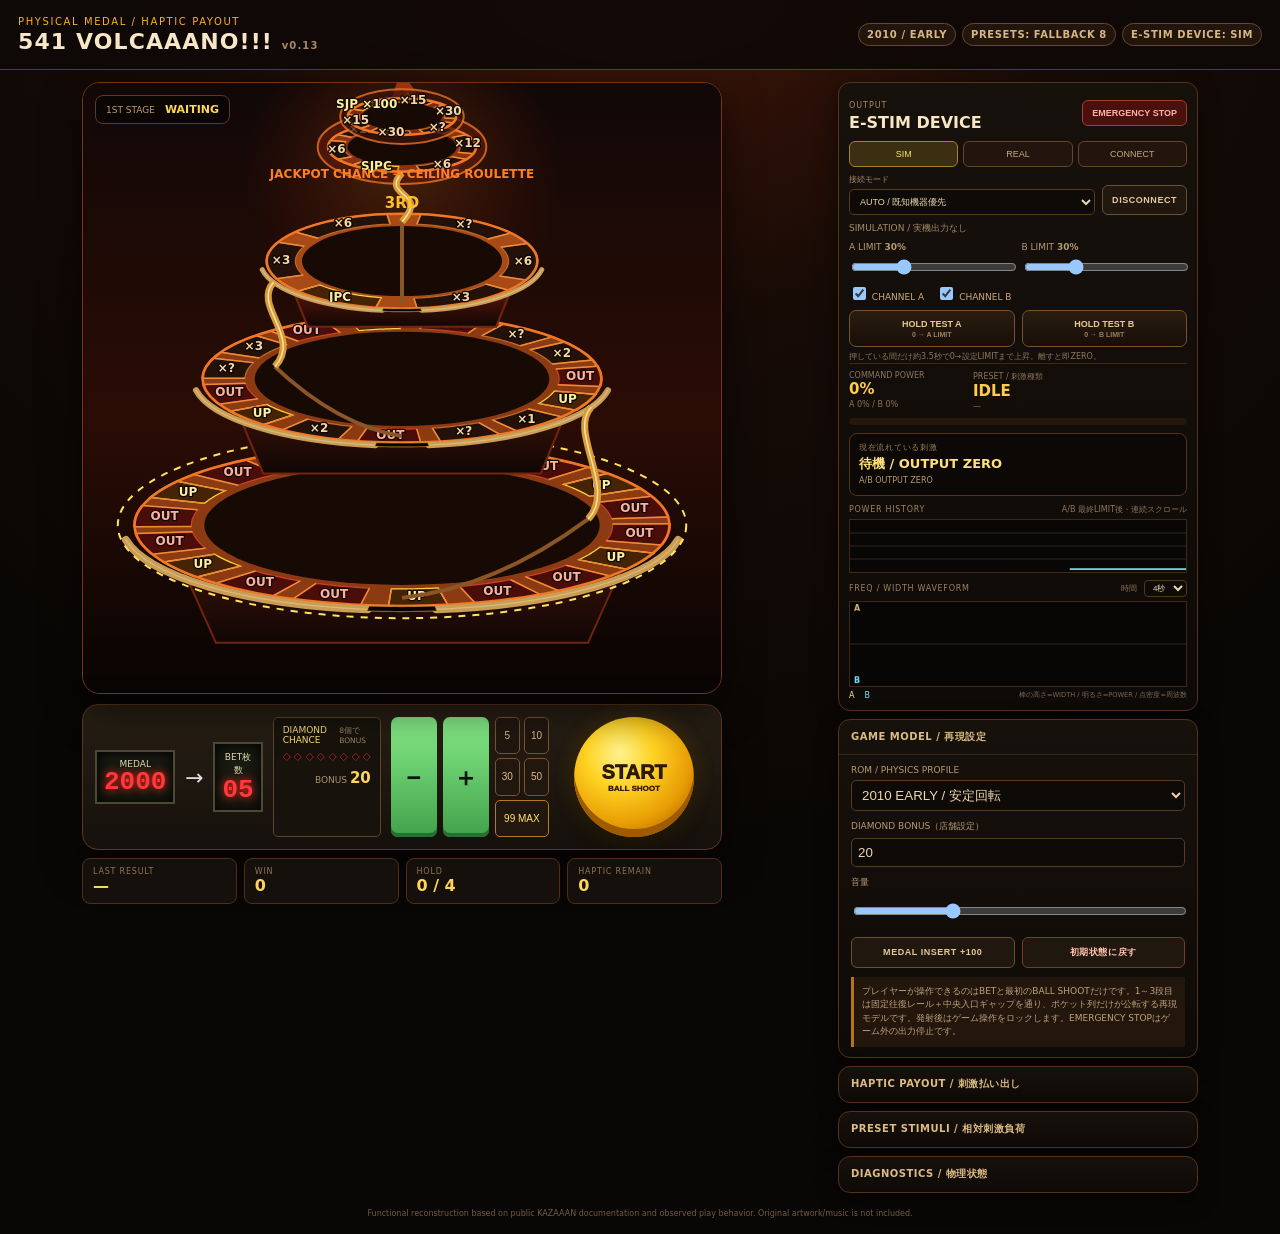
<file: rearena-pocket/541_VOLCAAANO_v0_13/index.html>
<!doctype html>
<html lang="ja">
<head>
  <meta charset="utf-8">
  <meta name="viewport" content="width=device-width,initial-scale=1,viewport-fit=cover">
  <title>541 VOLCAAANO!!! — v0.13</title>
  <link rel="stylesheet" href="style.css">
</head>
<body>
  <header class="topbar">
    <div>
      <div class="eyebrow">PHYSICAL MEDAL / HAPTIC PAYOUT</div>
      <h1 id="secretTitle" title="541 VOLCAAANO!!!">541 VOLCAAANO!!! <small>v0.13</small></h1>
    </div>
    <div class="topchips">
      <span id="profileChip" class="chip">2010 / EARLY</span>
      <span id="waveStatusTop" class="chip">PRESETS: FALLBACK</span>
      <span id="bleTop" class="chip">E-STIM DEVICE: SIM</span>
    </div>
  </header>

  <main class="layout">
    <section class="machine-column">
      <div class="machine-frame">
        <canvas id="machineCanvas" aria-label="541 VOLCAAANO!!! machine simulation"></canvas>
        <div id="machineMessage" class="machine-message" aria-live="polite">
          <strong id="messageTitle">READY</strong>
          <span id="messageSub">BETして黄色のSTARTを押してください</span>
        </div>
        <div class="stage-readout">
          <span id="activeStage">1ST STAGE</span>
          <strong id="stageState">WAITING</strong>
        </div>
      </div>

      <section class="control-deck" aria-label="game controls">
        <div class="led-cluster">
          <div class="led-box">
            <span>MEDAL</span>
            <strong id="creditDisplay" class="seven">2000</strong>
          </div>
          <div class="arrow-box">→</div>
          <div class="led-box">
            <span>BET枚数</span>
            <strong id="betDisplay" class="seven">5</strong>
          </div>
        </div>

        <div class="diamond-panel">
          <div class="diamond-title"><span>DIAMOND CHANCE</span><small>8個でBONUS</small></div>
          <div id="diamondRow" class="diamonds"></div>
          <div class="diamond-bonus">BONUS <strong id="diamondBonusValue">20</strong></div>
        </div>

        <div class="bet-controls">
          <button id="betMinus" class="bet-btn" type="button" aria-label="BETを減らす">−</button>
          <button id="betPlus" class="bet-btn" type="button" aria-label="BETを増やす">＋</button>
          <div class="quick-bet">
            <button data-bet="5" type="button">5</button>
            <button data-bet="10" type="button">10</button>
            <button data-bet="30" type="button">30</button>
            <button data-bet="50" type="button">50</button>
            <button data-bet="99" type="button">99 MAX</button>
          </div>
        </div>

        <button id="launchButton" class="launch-button" type="button">
          <span>START</span>
          <small>BALL SHOOT</small>
        </button>
      </section>

      <section class="result-strip">
        <div><span>LAST RESULT</span><strong id="lastResult">—</strong></div>
        <div><span>WIN</span><strong id="lastWin">0</strong></div>
        <div><span>HOLD</span><strong id="holdCount">0 / 4</strong></div>
        <div><span>HAPTIC REMAIN</span><strong id="payoutRemain">0</strong></div>
      </section>
    </section>

    <aside class="side-column">
      <section class="panel compact">
        <div class="panel-title">
          <div><span>OUTPUT</span><h2>E-STIM DEVICE</h2></div>
          <button id="panicButton" class="panic" type="button">EMERGENCY STOP</button>
        </div>
        <div class="mode-row">
          <button id="simMode" class="mode active" type="button">SIM</button>
          <button id="realMode" class="mode" type="button">REAL</button>
          <button id="connectButton" class="mode" type="button" disabled>CONNECT</button>
        </div>
        <div class="connection-row">
          <label><span>接続モード</span><select id="estimConnectMode"><option value="auto">AUTO / 既知機器優先</option><option value="manual">MANUAL / 全機器から選択</option></select></label>
          <button id="disconnectButton" class="utility-button compact-button" type="button">DISCONNECT</button>
        </div>
        <p id="bleStatus" class="status">SIMULATION / 実機出力なし</p>

        <div class="channel-grid">
          <label><span>A LIMIT <b id="limitAOut">30%</b></span><input id="limitA" type="range" min="0" max="100" value="30"></label>
          <label><span>B LIMIT <b id="limitBOut">30%</b></span><input id="limitB" type="range" min="0" max="100" value="30"></label>
        </div>
        <div class="checks">
          <label><input id="channelA" type="checkbox" checked> CHANNEL A</label>
          <label><input id="channelB" type="checkbox" checked> CHANNEL B</label>
        </div>
        <div class="test-grid">
          <button id="testA" class="hold-test" type="button">HOLD TEST A<small>0 → A LIMIT</small></button>
          <button id="testB" class="hold-test" type="button">HOLD TEST B<small>0 → B LIMIT</small></button>
        </div>
        <p class="muted test-help">押している間だけ約3.5秒で0→設定LIMITまで上昇。離すと即ZERO。</p>

        <div class="live-output live-output-v09">
          <div><span>COMMAND POWER</span><strong id="livePower">0%</strong><small id="liveAB">A 0% / B 0%</small></div>
          <div><span>PRESET / 刺激種類</span><strong id="livePreset">IDLE</strong><small id="liveMeta">—</small></div>
        </div>
        <div class="meter"><i id="powerMeter"></i></div>
        <div class="stimulus-readout" aria-live="polite">
          <span>現在流れている刺激</span>
          <strong id="stimulusNow">待機 / IDLE</strong>
          <small id="stimulusTech">A/B OUTPUT ZERO</small>
        </div>
        <div class="scope-head"><span>POWER HISTORY</span><small>A/B 最終LIMIT後・連続スクロール</small></div>
        <canvas id="powerHistoryCanvas" class="scope power-scope"></canvas>
        <div class="scope-head scope-head-wave"><span>FREQ / WIDTH WAVEFORM</span><label>時間 <select id="scopeWindow"><option value="2000">2秒</option><option value="4000" selected>4秒</option><option value="8000">8秒</option></select></label></div>
        <canvas id="waveformCanvas" class="scope waveform-scope"></canvas>
        <div class="scope-legend"><span>A</span><span>B</span><small>棒の高さ=WIDTH / 明るさ=POWER / 点密度=周波数</small></div>
      </section>

      <section id="rotatingPanel" class="panel compact rotating-panel" hidden>
        <div class="panel-title">
          <div><span>HIDDEN OUTPUT</span><h2>ROTIATING DEVICE</h2></div>
          <label class="secret-switch"><input id="rotatingEnabled" type="checkbox"> MODE ON</label>
        </div>
        <div class="connection-row rotating-connect">
          <label><span>接続モード</span><select id="rotatingConnectMode"><option value="auto">AUTO / 既知機器優先</option><option value="manual">MANUAL / 全機器から選択</option></select></label>
          <div class="rotating-connect-buttons"><button id="rotatingConnect" class="utility-button compact-button" type="button">CONNECT</button><button id="rotatingDisconnect" class="utility-button compact-button" type="button">DISCONNECT</button></div>
        </div>
        <p id="rotatingStatus" class="status">HIDDEN MODE / OFF</p>
        <div class="channel-grid">
          <label><span>MIN <b id="rotatingMinOut">8%</b></span><input id="rotatingMin" type="range" min="0" max="100" value="8"></label>
          <label><span>MAX <b id="rotatingMaxOut">100%</b></span><input id="rotatingMax" type="range" min="0" max="100" value="100"></label>
        </div>
        <div id="rotatingLive" class="rotating-live">
          <div><span>SOURCE</span><strong id="rotatingSource">0%</strong><small>POWER + 波形LEVEL</small></div>
          <div><span>TARGET</span><strong id="rotatingTarget">0%</strong><small id="rotatingDriveMode">OFF</small></div>
          <div><span>ACTUAL</span><strong id="rotatingActual">0%</strong><small>送信出力</small></div>
        </div>
        <div id="rotatingGraphWrap" hidden>
          <div class="scope-head"><span>ROTIATING OUTPUT</span><small>目標 / 実出力・25%以下は断続</small></div>
          <canvas id="rotatingCanvas" class="scope rotating-scope"></canvas>
        </div>
        <p class="muted">刺激中のみ「E-STIM COMMAND POWER + プリセット波形LEVEL」を加算して0～100%へ飽和し、MIN～MAXへマッピングします。最終TARGETが25%以下なら8Hzの断続駆動へ変換します。</p>
      </section>

      <details class="panel" open>
        <summary>GAME MODEL / 再現設定</summary>
        <div class="detail-body">
          <label class="field"><span>ROM / PHYSICS PROFILE</span>
            <select id="physicsProfile">
              <option value="early">2010 EARLY / 安定回転</option>
              <option value="countermeasure">LATE / 対策ROM相当</option>
            </select>
          </label>
          <label class="field"><span>DIAMOND BONUS（店舗設定）</span><input id="diamondBonus" type="number" min="1" max="999" value="20"></label>
          <label class="field"><span>音量</span><input id="audioVolume" type="range" min="0" max="100" value="28"></label>
          <div class="utility-row"><button id="insertMedals" class="utility-button" type="button">MEDAL INSERT +100</button><button id="factoryReset" class="utility-button reset-button" type="button">初期状態に戻す</button></div>
          <div class="notice">プレイヤーが操作できるのはBETと最初のBALL SHOOTだけです。1～3段目は固定往復レール＋中央入口ギャップを通り、ポケット列だけが公転する再現モデルです。発射後はゲーム操作をロックします。EMERGENCY STOPはゲーム外の出力停止です。</div>
        </div>
      </details>

      <details class="panel">
        <summary>HAPTIC PAYOUT / 刺激払い出し</summary>
        <div class="detail-body">
          <div class="payout-head"><span id="payoutClass" class="chip">IDLE</span><strong id="payoutChunk">+0</strong></div>
          <div class="payout-counter"><span>払い戻し</span><strong id="payoutCounter">0 / 0</strong><small id="payoutProgressText">0%</small></div>
          <div id="payoutBlockRow" class="payout-block" hidden><span>SJP BLOCK</span><strong id="payoutBlock">—</strong><small id="payoutBlockAmount">—</small></div>
          <div class="meter payout"><i id="payoutMeter"></i></div>
          <div class="payout-live">
            <span>NOW / 現在の刺激</span>
            <strong id="payoutLiveType">IDLE</strong>
            <div><b id="payoutLiveStrength">0%</b><small id="payoutLiveDetail">A 0% / B 0% · OUTPUT ZERO</small></div>
          </div>
          <p class="muted">総WIN＝刺激の総払い戻し量。1回の払い戻しCHUNKが大きいほどPowerと相対刺激負荷帯が上がります。SUPER JACKPOTは払い出し枚数をブロックに分け、各ブロック内を高密度で払い出します。後半ほどPower/HARDNESS/密度が上がり、最後のブロックはFINALEになります。追加の架空刺激は入れず、実際の払い出し枚数だけを刺激化します。</p>
        </div>
      </details>

      <details class="panel">
        <summary>PRESET STIMULI / 相対刺激負荷</summary>
        <div class="detail-body">
          <div class="toolbar"><button id="syncWaves" type="button">プリセット刺激24種を同期</button><span id="waveStatus">FALLBACK</span></div>
          <div class="rank-wrap"><table><thead><tr><th>#</th><th>PRESET</th><th>CLASS</th><th>INDEX</th></tr></thead><tbody id="rankBody"></tbody></table></div>
          <p class="muted">INDEXは同一Channel Power条件でプリセット波形を比較する相対指標です。医学的な疼痛尺度ではありません。</p>
        </div>
      </details>

      <details class="panel">
        <summary>DIAGNOSTICS / 物理状態</summary>
        <div class="detail-body diag-grid">
          <div><span>SEED</span><strong id="diagSeed">—</strong></div>
          <div><span>MOTOR</span><strong id="diagMotor">—</strong></div>
          <div><span>SWINGS</span><strong id="diagSwings">0</strong></div>
          <div><span>LAUNCH DELAY</span><strong id="diagDelay">—</strong></div>
          <div><span>ACTIVE SLOT</span><strong id="diagSlot">—</strong></div>
          <div><span>MODEL</span><strong id="diagModel">UNIFIED CONTOUR / GATE</strong></div>
          <label class="diag-toggle"><input id="debugHitbox" type="checkbox"> 輪郭/HITBOX表示</label>
        </div>
      </details>
    </aside>
  </main>

  <footer>
    Functional reconstruction based on public KAZAAAN documentation and observed play behavior. Original artwork/music is not included.
  </footer>

  <script defer src="js/kazaaan-data.js"></script>
  <script defer src="js/kazaaan-physics.js"></script>
  <script defer src="js/haptics.js"></script>
  <script defer src="js/rotating.js"></script>
  <script defer src="js/app.js"></script>
</body>
</html>
</file>
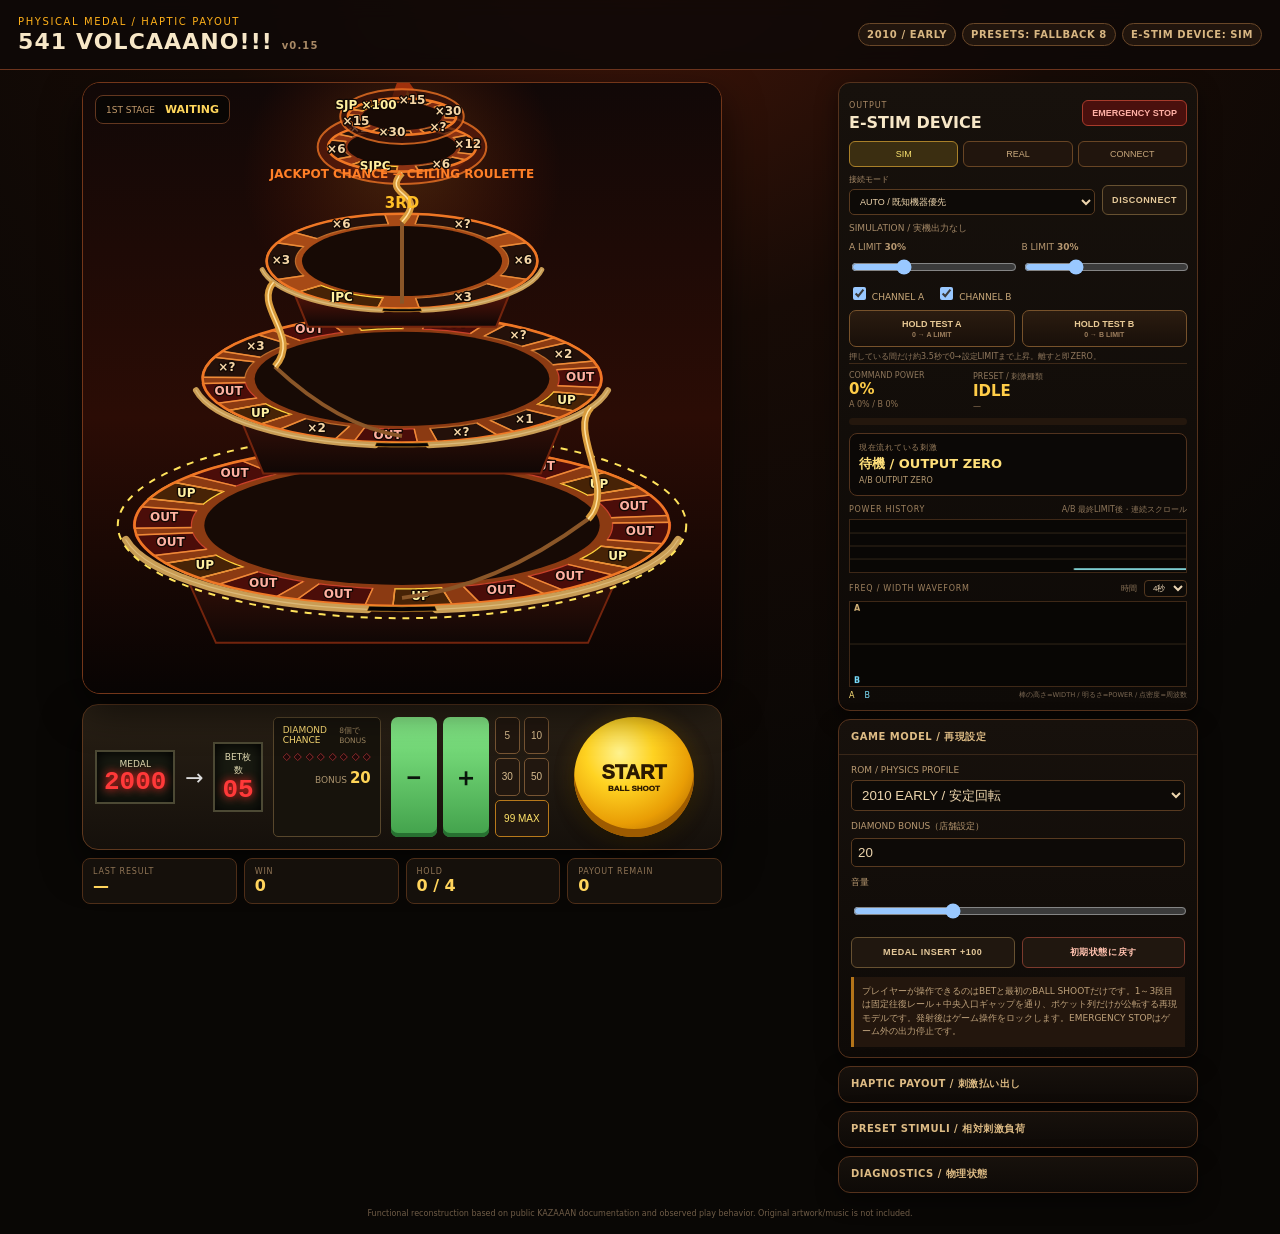
<file: rearena-pocket/541VOLCAAANO/index.html>
<!doctype html>
<html lang="ja">
<head>
  <meta charset="utf-8">
  <meta name="viewport" content="width=device-width,initial-scale=1,viewport-fit=cover">
  <title>541 VOLCAAANO!!! — v0.15</title>
  <link rel="stylesheet" href="style.css">
</head>
<body>
  <header class="topbar">
    <div id="headerTitleView" class="header-view header-title-view">
      <div class="eyebrow">PHYSICAL MEDAL / HAPTIC PAYOUT</div>
      <h1 id="secretTitle" title="541 VOLCAAANO!!!">541 VOLCAAANO!!! <small>v0.15</small></h1>
    </div>
    <div id="headerPowerView" class="header-view header-monitor-view" hidden>
      <div class="header-monitor-label"><strong>POWER</strong><span id="mobilePowerText">A 0% / B 0%</span></div>
      <canvas id="mobilePowerCanvas" aria-label="Mobile A/B power monitor"></canvas>
    </div>
    <div id="headerStimView" class="header-view header-monitor-view" hidden>
      <div class="header-monitor-label"><strong>STIM</strong><span id="mobileStimText">IDLE</span></div>
      <canvas id="mobileStimCanvas" aria-label="Mobile live stimulus waveform"></canvas>
    </div>
    <div class="mobile-header-tabs" aria-label="スマホヘッダー表示切替">
      <button type="button" data-header-mode="title">TITLE</button>
      <button type="button" data-header-mode="power">PWR</button>
      <button type="button" data-header-mode="stim">STIM</button>
    </div>
    <div class="topchips">
      <span id="profileChip" class="chip">2010 / EARLY</span>
      <span id="waveStatusTop" class="chip">PRESETS: FALLBACK</span>
      <span id="bleTop" class="chip">E-STIM DEVICE: SIM</span>
    </div>
  </header>

  <main class="layout">
    <section class="machine-column">
      <div class="machine-frame">
        <canvas id="machineCanvas" aria-label="541 VOLCAAANO!!! machine simulation"></canvas>
        <div id="machineMessage" class="machine-message" aria-live="polite">
          <strong id="messageTitle">READY</strong>
          <span id="messageSub">BETして黄色のSTARTを押してください</span>
        </div>
        <div class="stage-readout">
          <span id="activeStage">1ST STAGE</span>
          <strong id="stageState">WAITING</strong>
        </div>
        <div id="payoutHud" class="payout-hud" hidden>
          <span id="payoutHudLabel">PAYOUT REMAIN</span>
          <strong><b id="payoutHudRemain">0</b><small> / <span id="payoutHudTotal">0</span> 枚</small></strong>
          <em id="payoutHudPhase">READY</em>
        </div>
      </div>

      <section class="control-deck" aria-label="game controls">
        <div class="led-cluster">
          <div class="led-box">
            <span>MEDAL</span>
            <strong id="creditDisplay" class="seven">2000</strong>
          </div>
          <div class="arrow-box">→</div>
          <div class="led-box">
            <span>BET枚数</span>
            <strong id="betDisplay" class="seven">5</strong>
          </div>
        </div>

        <div class="diamond-panel">
          <div class="diamond-title"><span>DIAMOND CHANCE</span><small>8個でBONUS</small></div>
          <div id="diamondRow" class="diamonds"></div>
          <div class="diamond-bonus">BONUS <strong id="diamondBonusValue">20</strong></div>
        </div>

        <div class="bet-controls">
          <button id="betMinus" class="bet-btn" type="button" aria-label="BETを減らす">−</button>
          <button id="betPlus" class="bet-btn" type="button" aria-label="BETを増やす">＋</button>
          <div class="quick-bet">
            <button data-bet="5" type="button">5</button>
            <button data-bet="10" type="button">10</button>
            <button data-bet="30" type="button">30</button>
            <button data-bet="50" type="button">50</button>
            <button data-bet="99" type="button">99 MAX</button>
          </div>
        </div>

        <button id="launchButton" class="launch-button" type="button">
          <span>START</span>
          <small>BALL SHOOT</small>
        </button>
      </section>

      <section class="result-strip">
        <div><span>LAST RESULT</span><strong id="lastResult">—</strong></div>
        <div><span>WIN</span><strong id="lastWin">0</strong></div>
        <div><span>HOLD</span><strong id="holdCount">0 / 4</strong></div>
        <div><span>PAYOUT REMAIN</span><strong id="payoutRemain">0</strong></div>
      </section>
    </section>

    <aside class="side-column">
      <section class="panel compact">
        <div class="panel-title">
          <div><span>OUTPUT</span><h2>E-STIM DEVICE</h2></div>
          <button id="panicButton" class="panic" type="button">EMERGENCY STOP</button>
        </div>
        <div class="mode-row">
          <button id="simMode" class="mode active" type="button">SIM</button>
          <button id="realMode" class="mode" type="button">REAL</button>
          <button id="connectButton" class="mode" type="button" disabled>CONNECT</button>
        </div>
        <div class="connection-row">
          <label><span>接続モード</span><select id="estimConnectMode"><option value="auto">AUTO / 既知機器優先</option><option value="manual">MANUAL / 全機器から選択</option></select></label>
          <button id="disconnectButton" class="utility-button compact-button" type="button">DISCONNECT</button>
        </div>
        <p id="bleStatus" class="status">SIMULATION / 実機出力なし</p>

        <div class="channel-grid">
          <label><span>A LIMIT <b id="limitAOut">30%</b></span><input id="limitA" type="range" min="0" max="100" value="30"></label>
          <label><span>B LIMIT <b id="limitBOut">30%</b></span><input id="limitB" type="range" min="0" max="100" value="30"></label>
        </div>
        <div class="checks">
          <label><input id="channelA" type="checkbox" checked> CHANNEL A</label>
          <label><input id="channelB" type="checkbox" checked> CHANNEL B</label>
        </div>
        <div class="test-grid">
          <button id="testA" class="hold-test" type="button">HOLD TEST A<small>0 → A LIMIT</small></button>
          <button id="testB" class="hold-test" type="button">HOLD TEST B<small>0 → B LIMIT</small></button>
        </div>
        <p class="muted test-help">押している間だけ約3.5秒で0→設定LIMITまで上昇。離すと即ZERO。</p>

        <div class="live-output live-output-v09">
          <div><span>COMMAND POWER</span><strong id="livePower">0%</strong><small id="liveAB">A 0% / B 0%</small></div>
          <div><span>PRESET / 刺激種類</span><strong id="livePreset">IDLE</strong><small id="liveMeta">—</small></div>
        </div>
        <div class="meter"><i id="powerMeter"></i></div>
        <div class="stimulus-readout" aria-live="polite">
          <span>現在流れている刺激</span>
          <strong id="stimulusNow">待機 / IDLE</strong>
          <small id="stimulusTech">A/B OUTPUT ZERO</small>
        </div>
        <div class="scope-head"><span>POWER HISTORY</span><small>A/B 最終LIMIT後・連続スクロール</small></div>
        <canvas id="powerHistoryCanvas" class="scope power-scope"></canvas>
        <div class="scope-head scope-head-wave"><span>FREQ / WIDTH WAVEFORM</span><label>時間 <select id="scopeWindow"><option value="2000">2秒</option><option value="4000" selected>4秒</option><option value="8000">8秒</option></select></label></div>
        <canvas id="waveformCanvas" class="scope waveform-scope"></canvas>
        <div class="scope-legend"><span>A</span><span>B</span><small>棒の高さ=WIDTH / 明るさ=POWER / 点密度=周波数</small></div>
      </section>

      <section id="rotatingPanel" class="panel compact rotating-panel" hidden>
        <div class="panel-title">
          <div><span>HIDDEN OUTPUT</span><h2>ROTIATING DEVICE</h2></div>
          <label class="secret-switch"><input id="rotatingEnabled" type="checkbox"> MODE ON</label>
        </div>
        <div class="connection-row rotating-connect">
          <label><span>接続モード</span><select id="rotatingConnectMode"><option value="auto">AUTO / 既知機器優先</option><option value="manual">MANUAL / 全機器から選択</option></select></label>
          <div class="rotating-connect-buttons"><button id="rotatingConnect" class="utility-button compact-button" type="button">CONNECT</button><button id="rotatingDisconnect" class="utility-button compact-button" type="button">DISCONNECT</button></div>
        </div>
        <p id="rotatingStatus" class="status">HIDDEN MODE / OFF</p>
        <div class="channel-grid">
          <label><span>MIN <b id="rotatingMinOut">8%</b></span><input id="rotatingMin" type="range" min="0" max="100" value="8"></label>
          <label><span>MAX <b id="rotatingMaxOut">100%</b></span><input id="rotatingMax" type="range" min="0" max="100" value="100"></label>
        </div>
        <div id="rotatingLive" class="rotating-live">
          <div><span>SOURCE</span><strong id="rotatingSource">0%</strong><small>POWER + 波形LEVEL / SOFT CURVE</small></div>
          <div><span>TARGET</span><strong id="rotatingTarget">0%</strong><small id="rotatingDriveMode">OFF</small></div>
          <div><span>ACTUAL</span><strong id="rotatingActual">0%</strong><small>送信出力</small></div>
        </div>
        <div id="rotatingGraphWrap" hidden>
          <div class="scope-head"><span>ROTIATING OUTPUT</span><small>目標 / 実出力・25%以下は断続</small></div>
          <canvas id="rotatingCanvas" class="scope rotating-scope"></canvas>
        </div>
        <p class="muted">刺激中のみ「E-STIM COMMAND POWER + プリセット波形LEVEL」を加算して0～100%へ飽和し、MIN～MAXへマッピングします。最終TARGETが25%以下なら8Hzの断続駆動へ変換します。</p>
      </section>

      <details class="panel" open>
        <summary>GAME MODEL / 再現設定</summary>
        <div class="detail-body">
          <label class="field"><span>ROM / PHYSICS PROFILE</span>
            <select id="physicsProfile">
              <option value="early">2010 EARLY / 安定回転</option>
              <option value="countermeasure">LATE / 対策ROM相当</option>
            </select>
          </label>
          <label class="field"><span>DIAMOND BONUS（店舗設定）</span><input id="diamondBonus" type="number" min="1" max="999" value="20"></label>
          <label class="field"><span>音量</span><input id="audioVolume" type="range" min="0" max="100" value="28"></label>
          <div class="utility-row"><button id="insertMedals" class="utility-button" type="button">MEDAL INSERT +100</button><button id="factoryReset" class="utility-button reset-button" type="button">初期状態に戻す</button></div>
          <div class="notice">プレイヤーが操作できるのはBETと最初のBALL SHOOTだけです。1～3段目は固定往復レール＋中央入口ギャップを通り、ポケット列だけが公転する再現モデルです。発射後はゲーム操作をロックします。EMERGENCY STOPはゲーム外の出力停止です。</div>
        </div>
      </details>

      <details class="panel">
        <summary>HAPTIC PAYOUT / 刺激払い出し</summary>
        <div class="detail-body">
          <div class="payout-head"><span id="payoutClass" class="chip">IDLE</span><strong id="payoutChunk">+0</strong></div>
          <div class="payout-counter"><span>払い戻し残り</span><strong id="payoutCounter">0 / 0</strong><small id="payoutProgressText">DELIVERED 0</small></div>
          <div id="payoutBlockRow" class="payout-block" hidden><span>SJP BLOCK</span><strong id="payoutBlock">—</strong><small id="payoutBlockAmount">—</small></div>
          <div class="meter payout"><i id="payoutMeter"></i></div>
          <div class="payout-live">
            <span>NOW / 現在の刺激</span>
            <strong id="payoutLiveType">IDLE</strong>
            <div><b id="payoutLiveStrength">0%</b><small id="payoutLiveDetail">A 0% / B 0% · OUTPUT ZERO</small></div>
          </div>
          <p class="muted">総WIN＝刺激の総払い戻し量。1回の払い戻しCHUNKが大きいほどPowerと相対刺激負荷帯が上がります。SUPER JACKPOTは払い出し枚数をブロックに分け、各ブロック内を高密度で払い出します。後半ほどPower/HARDNESS/密度が上がり、最後のブロックはFINALEになります。追加の架空刺激は入れず、実際の払い出し枚数だけを刺激化します。</p>
        </div>
      </details>

      <details class="panel">
        <summary>PRESET STIMULI / 相対刺激負荷</summary>
        <div class="detail-body">
          <div class="toolbar"><button id="syncWaves" type="button">プリセット刺激24種を同期</button><span id="waveStatus">FALLBACK</span></div>
          <div class="rank-wrap"><table><thead><tr><th>#</th><th>PRESET</th><th>CLASS</th><th>INDEX</th></tr></thead><tbody id="rankBody"></tbody></table></div>
          <p class="muted">INDEXは同一Channel Power条件でプリセット波形を比較する相対指標です。医学的な疼痛尺度ではありません。</p>
        </div>
      </details>

      <details class="panel">
        <summary>DIAGNOSTICS / 物理状態</summary>
        <div class="detail-body diag-grid">
          <div><span>SEED</span><strong id="diagSeed">—</strong></div>
          <div><span>MOTOR</span><strong id="diagMotor">—</strong></div>
          <div><span>SWINGS</span><strong id="diagSwings">0</strong></div>
          <div><span>LAUNCH DELAY</span><strong id="diagDelay">—</strong></div>
          <div><span>ACTIVE SLOT</span><strong id="diagSlot">—</strong></div>
          <div><span>MODEL</span><strong id="diagModel">UNIFIED CONTOUR / GATE</strong></div>
          <label class="diag-toggle"><input id="debugHitbox" type="checkbox"> 輪郭/HITBOX表示</label>
        </div>
      </details>
    </aside>
  </main>

  <footer>
    Functional reconstruction based on public KAZAAAN documentation and observed play behavior. Original artwork/music is not included.
  </footer>

  <script defer src="js/kazaaan-data.js"></script>
  <script defer src="js/kazaaan-physics.js"></script>
  <script defer src="js/haptics.js"></script>
  <script defer src="js/rotating.js"></script>
  <script defer src="js/app.js"></script>
</body>
</html>
</file>
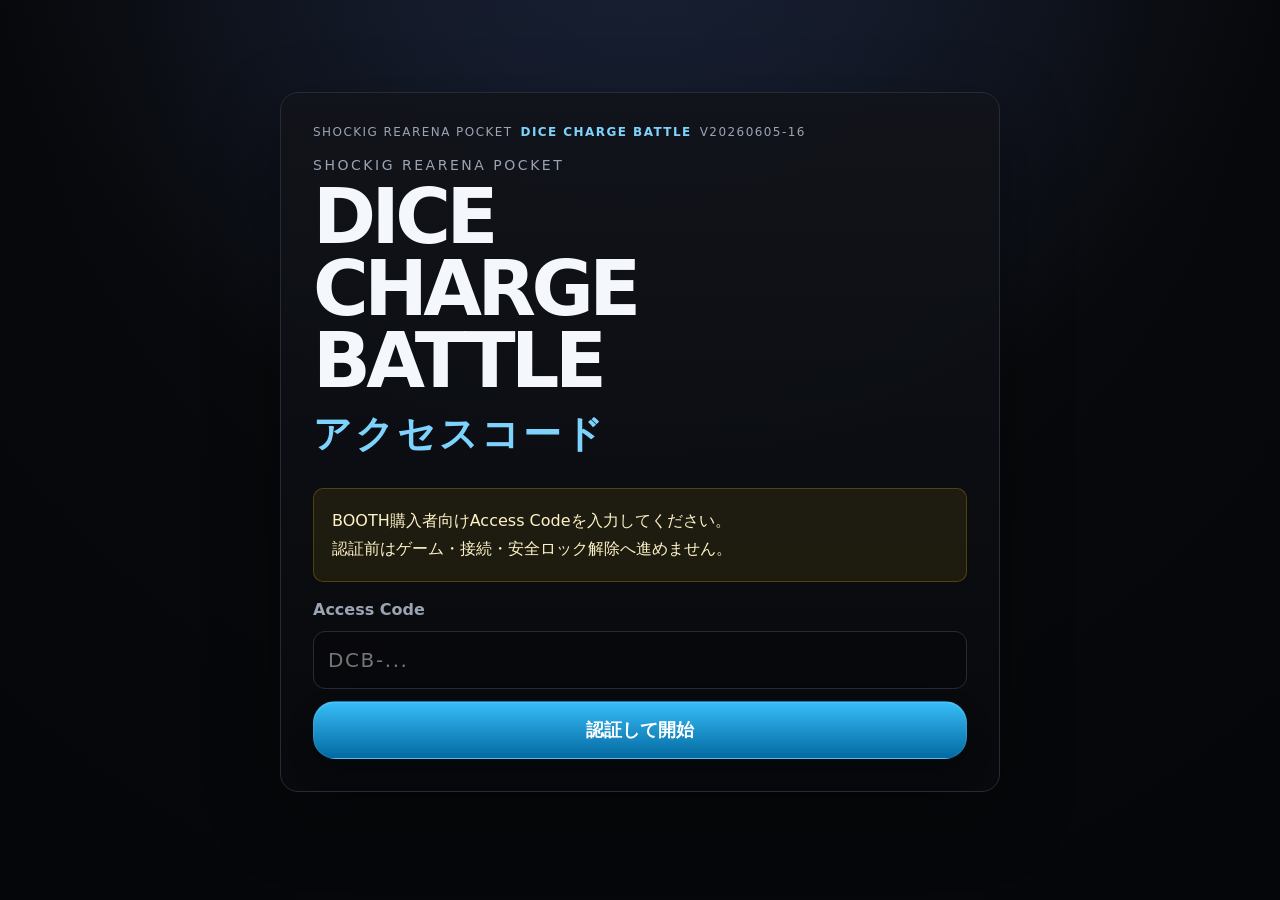
<file: rearena-pocket/dice-charge-battle/index.html>
<!DOCTYPE html>
<html lang="ja">
<head>
  <meta charset="UTF-8" />
  <meta name="viewport" content="width=device-width, initial-scale=1.0, viewport-fit=cover" />
  <meta name="theme-color" content="#08090c" />
  <meta name="description" content="SHOCKiG REARENA POCKET - DICE CHARGE BATTLE" />
  <title>SHOCKiG REARENA POCKET - DICE CHARGE BATTLE</title>
  <link rel="manifest" href="./manifest.webmanifest" />
  <link rel="icon" href="./assets/logo.svg" type="image/svg+xml" />
  <link rel="stylesheet" href="./style.css" />
</head>
<body>
  <div id="app" class="app-shell">
    <main id="view"></main>
  </div>

  <div id="toast-root" class="toast-root" aria-live="polite"></div>

  <script src="./app.js"></script>
</body>
</html>
</file>
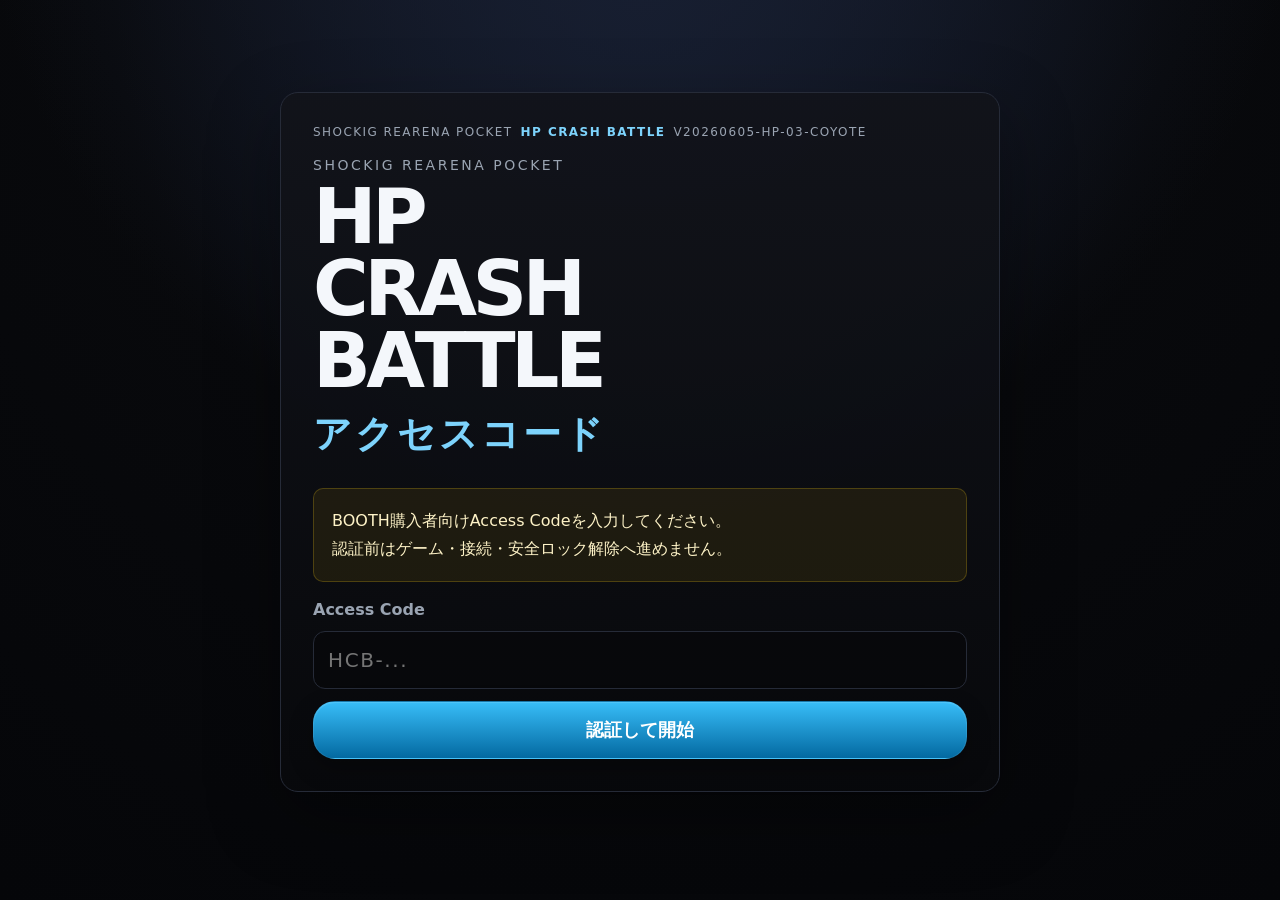
<file: rearena-pocket/hp-crash-battle/index.html>
<!DOCTYPE html>
<html lang="ja">
<head>
  <meta charset="UTF-8" />
  <meta name="viewport" content="width=device-width, initial-scale=1.0, viewport-fit=cover" />
  <meta name="theme-color" content="#08090c" />
  <meta name="description" content="SHOCKiG REARENA POCKET - HP CRASH BATTLE" />
  <title>SHOCKiG REARENA POCKET - HP CRASH BATTLE</title>
  <link rel="manifest" href="./manifest.webmanifest" />
  <link rel="icon" href="./assets/logo.svg" type="image/svg+xml" />
  <link rel="stylesheet" href="./style.css" />
</head>
<body>
  <div id="app" class="app-shell">
    <main id="view"></main>
  </div>

  <div id="toast-root" class="toast-root" aria-live="polite"></div>

  <script src="./app.js"></script>
</body>
</html>
</file>
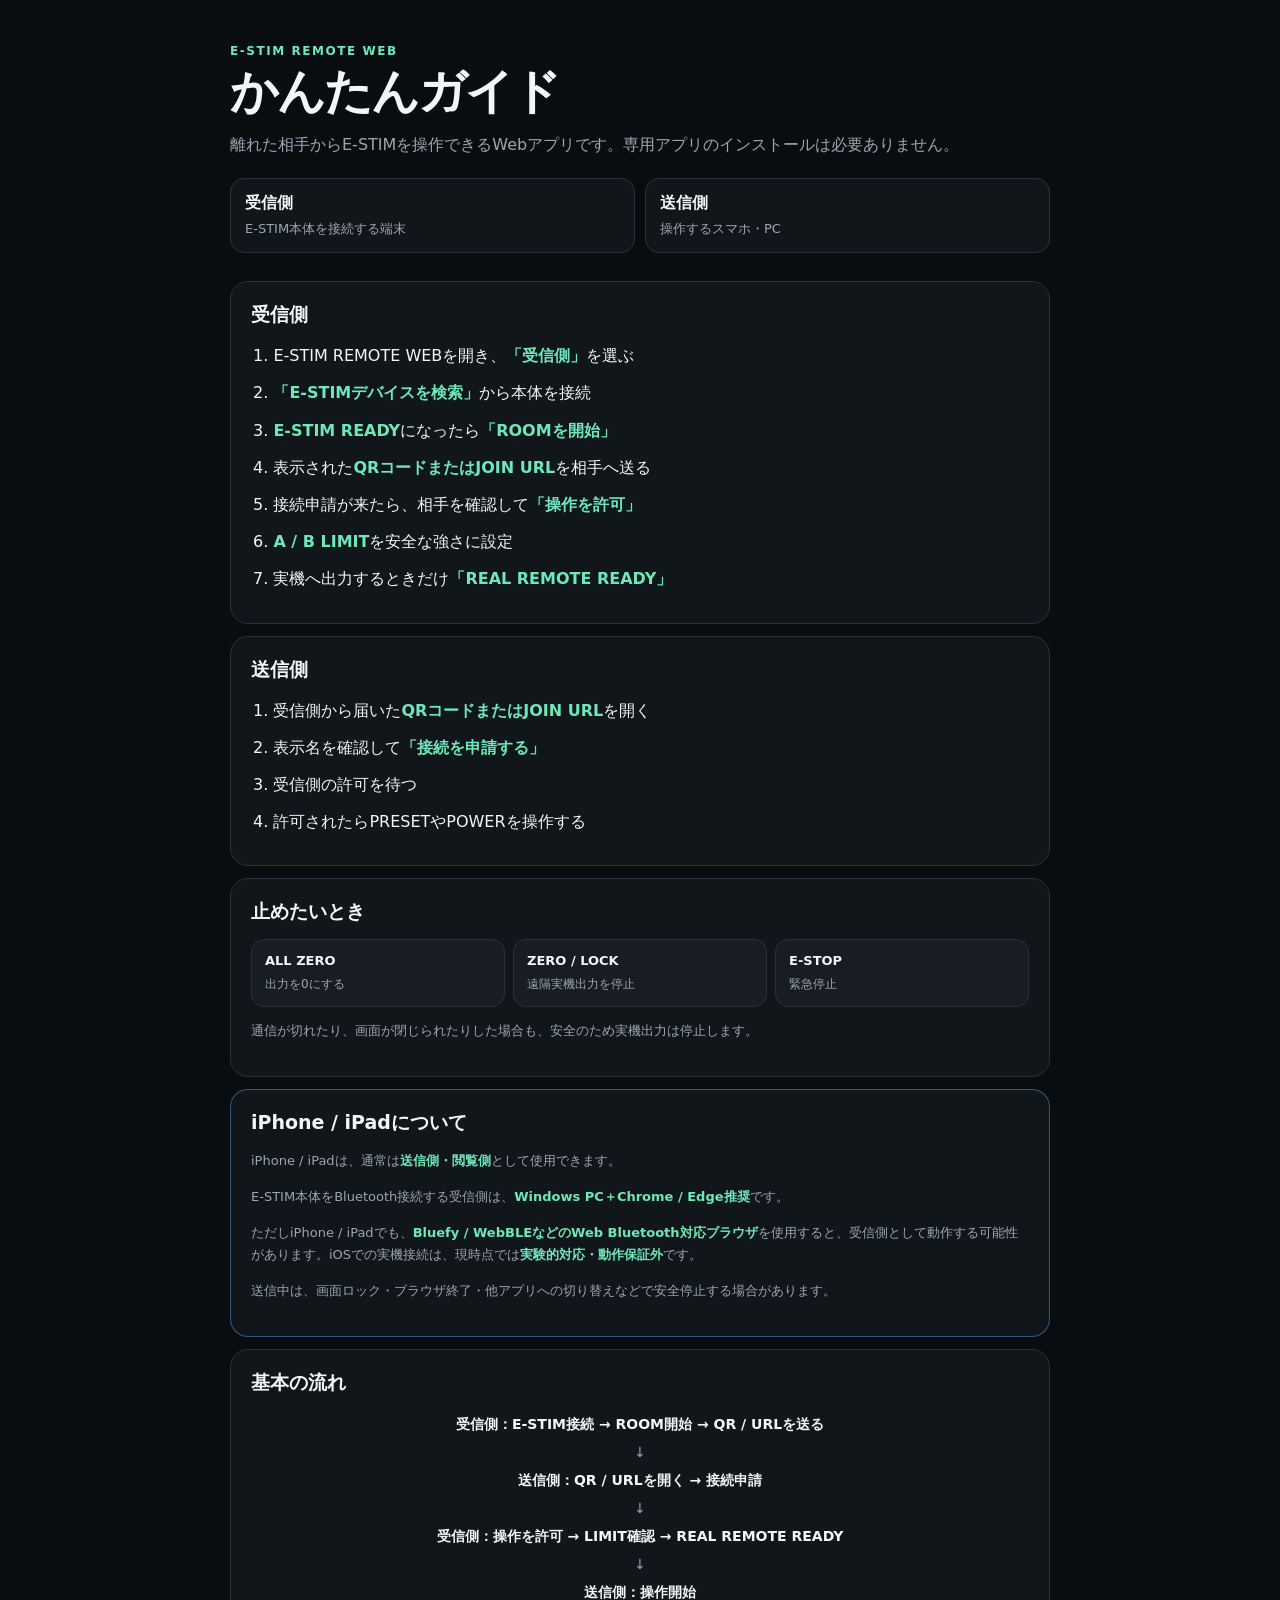
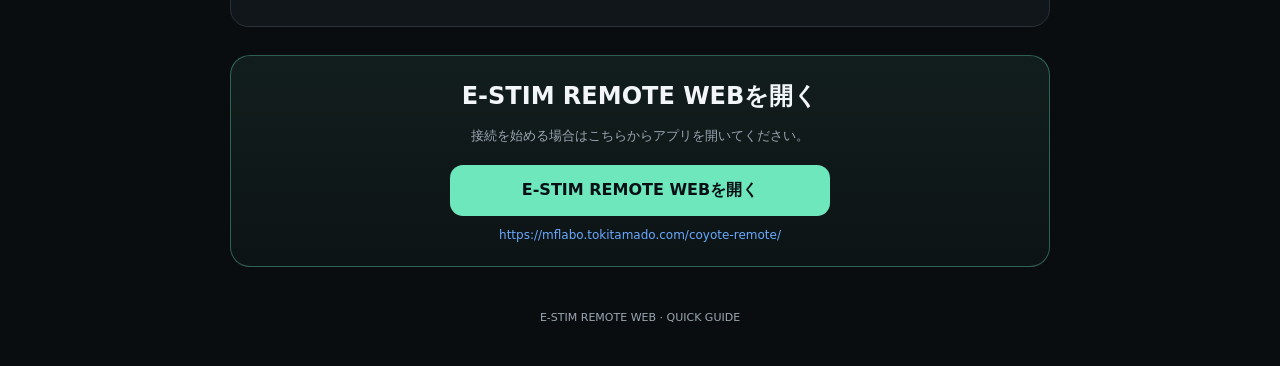
<file: coyote-remote/guide.html>
<!doctype html>
<html lang="ja">
<head>
<meta charset="utf-8">
<meta name="viewport" content="width=device-width,initial-scale=1,viewport-fit=cover">
<meta name="theme-color" content="#0a0d10">
<title>E-STIM REMOTE WEB かんたんガイド</title>
<style>
:root{
  --bg:#0a0d10;--panel:#11161b;--panel2:#171d23;--line:#29323b;
  --text:#f3f6f8;--muted:#9aa6b2;--accent:#6ee7bd;--accent2:#69aaff;
  --danger:#ff5967;--warning:#f4c45e;--radius:18px;
  --font:"Inter","Noto Sans JP",system-ui,-apple-system,"Segoe UI","Yu Gothic UI","Hiragino Sans",sans-serif
}
*{box-sizing:border-box}
html,body{margin:0;min-height:100%;background:var(--bg);color:var(--text);font-family:var(--font)}
body{padding:18px}
main{max-width:820px;margin:0 auto}
.hero{padding:26px 0 16px}
.eyebrow{margin:0 0 8px;color:var(--accent);font-weight:800;font-size:12px;letter-spacing:.13em}
h1{margin:0;font-size:clamp(28px,7vw,48px);letter-spacing:-.04em;line-height:1.05}
.lead{color:var(--muted);line-height:1.8;margin:15px 0 0}
.roles{display:grid;grid-template-columns:1fr 1fr;gap:10px;margin-top:18px}
.role{border:1px solid var(--line);background:var(--panel);border-radius:14px;padding:14px}
.role b{display:block;margin-bottom:4px}
.role span{color:var(--muted);font-size:13px}
.card{border:1px solid var(--line);background:var(--panel);border-radius:var(--radius);padding:20px;margin:12px 0}
.card h2{font-size:19px;margin:0 0 14px}
ol{margin:0;padding-left:1.4em}
li{margin:10px 0;line-height:1.7}
strong{color:var(--accent)}
.stop-grid{display:grid;grid-template-columns:repeat(3,1fr);gap:8px}
.stop{border:1px solid var(--line);background:var(--panel2);border-radius:13px;padding:13px}
.stop b{display:block;font-size:13px;margin-bottom:5px}
.stop span{font-size:12px;color:var(--muted);line-height:1.5}
.note{color:var(--muted);font-size:13px;line-height:1.75}
.ios{border-color:rgba(105,170,255,.42)}
.flow{font-size:14px;line-height:2;text-align:center}
.flow b{color:var(--text)}
.arrow{color:var(--muted)}
.launch{margin:28px 0 44px;padding:24px;border:1px solid rgba(110,231,189,.35);background:linear-gradient(180deg,rgba(110,231,189,.08),rgba(110,231,189,.03));border-radius:20px;text-align:center}
.launch h2{margin:0 0 10px}
.launch p{color:var(--muted);font-size:13px;line-height:1.7}
.launch a.button{display:block;margin:18px auto 12px;max-width:380px;padding:15px 18px;border-radius:13px;background:var(--accent);color:#071014;text-decoration:none;font-weight:900}
.url{display:block;color:var(--accent2);font-size:12px;word-break:break-all;text-decoration:none}
footer{text-align:center;color:var(--muted);font-size:11px;padding-bottom:24px}
@media(max-width:620px){
 body{padding:13px}
 .roles,.stop-grid{grid-template-columns:1fr}
 .card{padding:17px}
}
</style>
</head>
<body>
<main>
  <header class="hero">
    <p class="eyebrow">E-STIM REMOTE WEB</p>
    <h1>かんたんガイド</h1>
    <p class="lead">離れた相手からE-STIMを操作できるWebアプリです。専用アプリのインストールは必要ありません。</p>
    <div class="roles">
      <div class="role"><b>受信側</b><span>E-STIM本体を接続する端末</span></div>
      <div class="role"><b>送信側</b><span>操作するスマホ・PC</span></div>
    </div>
  </header>

  <section class="card">
    <h2>受信側</h2>
    <ol>
      <li>E-STIM REMOTE WEBを開き、<strong>「受信側」</strong>を選ぶ</li>
      <li><strong>「E-STIMデバイスを検索」</strong>から本体を接続</li>
      <li><strong>E-STIM READY</strong>になったら<strong>「ROOMを開始」</strong></li>
      <li>表示された<strong>QRコードまたはJOIN URL</strong>を相手へ送る</li>
      <li>接続申請が来たら、相手を確認して<strong>「操作を許可」</strong></li>
      <li><strong>A / B LIMIT</strong>を安全な強さに設定</li>
      <li>実機へ出力するときだけ<strong>「REAL REMOTE READY」</strong></li>
    </ol>
  </section>

  <section class="card">
    <h2>送信側</h2>
    <ol>
      <li>受信側から届いた<strong>QRコードまたはJOIN URL</strong>を開く</li>
      <li>表示名を確認して<strong>「接続を申請する」</strong></li>
      <li>受信側の許可を待つ</li>
      <li>許可されたらPRESETやPOWERを操作する</li>
    </ol>
  </section>

  <section class="card">
    <h2>止めたいとき</h2>
    <div class="stop-grid">
      <div class="stop"><b>ALL ZERO</b><span>出力を0にする</span></div>
      <div class="stop"><b>ZERO / LOCK</b><span>遠隔実機出力を停止</span></div>
      <div class="stop"><b>E-STOP</b><span>緊急停止</span></div>
    </div>
    <p class="note">通信が切れたり、画面が閉じられたりした場合も、安全のため実機出力は停止します。</p>
  </section>

  <section class="card ios">
    <h2>iPhone / iPadについて</h2>
    <p class="note">iPhone / iPadは、通常は<strong>送信側・閲覧側</strong>として使用できます。</p>
    <p class="note">E-STIM本体をBluetooth接続する受信側は、<strong>Windows PC＋Chrome / Edge推奨</strong>です。</p>
    <p class="note">ただしiPhone / iPadでも、<strong>Bluefy / WebBLEなどのWeb Bluetooth対応ブラウザ</strong>を使用すると、受信側として動作する可能性があります。iOSでの実機接続は、現時点では<strong>実験的対応・動作保証外</strong>です。</p>
    <p class="note">送信中は、画面ロック・ブラウザ終了・他アプリへの切り替えなどで安全停止する場合があります。</p>
  </section>

  <section class="card">
    <h2>基本の流れ</h2>
    <div class="flow">
      <b>受信側：E-STIM接続 → ROOM開始 → QR / URLを送る</b><br>
      <span class="arrow">↓</span><br>
      <b>送信側：QR / URLを開く → 接続申請</b><br>
      <span class="arrow">↓</span><br>
      <b>受信側：操作を許可 → LIMIT確認 → REAL REMOTE READY</b><br>
      <span class="arrow">↓</span><br>
      <b>送信側：操作開始</b>
    </div>
  </section>

  <section class="launch">
    <h2>E-STIM REMOTE WEBを開く</h2>
    <p>接続を始める場合はこちらからアプリを開いてください。</p>
    <a class="button" href="./">E-STIM REMOTE WEBを開く</a>
    <a class="url" href="https://mflabo.tokitamado.com/coyote-remote/">https://mflabo.tokitamado.com/coyote-remote/</a>
  </section>

  <footer>E-STIM REMOTE WEB · QUICK GUIDE</footer>
</main>
</body>
</html>
</file>
<file: rearena-pocket/541_VOLCAAANO_v0_13/style.css>
:root{--bg:#090705;--panel:#15100c;--panel2:#20150d;--line:#5b3418;--amber:#ffb11a;--yellow:#ffd63e;--orange:#ff6b1a;--red:#d8321d;--green:#56c86b;--text:#f7e7c7;--muted:#a98965;--cyan:#61d8e9;--shadow:0 16px 38px #0009;font-family:Inter,"Noto Sans JP",system-ui,sans-serif;color-scheme:dark}*{box-sizing:border-box}body{margin:0;background:radial-gradient(circle at 50% -10%,#4a1709 0,#170b06 30%,var(--bg) 64%);color:var(--text);min-height:100vh}.topbar{height:70px;display:flex;align-items:center;justify-content:space-between;padding:10px 18px;border-bottom:1px solid #6c341d;background:#0e0907dd;backdrop-filter:blur(10px);position:sticky;top:0;z-index:30}.eyebrow{font-size:10px;letter-spacing:.16em;color:var(--amber)}h1{font-size:22px;margin:2px 0 0;letter-spacing:.05em}h1 small{font-size:10px;color:var(--muted)}.topchips{display:flex;gap:6px;flex-wrap:wrap;justify-content:flex-end}.chip{padding:5px 8px;border:1px solid #694728;border-radius:999px;background:#21150d;color:#d8b682;font-size:10px;font-weight:800;letter-spacing:.06em}.chip.good{border-color:#2c8745;color:#8ff5a4}.chip.hot{border-color:#c44b1b;color:#ffd063;background:#43180b}.layout{display:grid;grid-template-columns:minmax(560px,1fr) 340px;gap:12px;padding:12px;max-width:1540px;margin:auto}.machine-column{min-width:0}.machine-frame{height:min(70vh,730px);min-height:540px;position:relative;border:1px solid #733619;border-radius:18px;overflow:hidden;background:linear-gradient(#0f0907,#170a05);box-shadow:var(--shadow)}#machineCanvas{display:block;width:100%;height:100%}.machine-message{position:absolute;left:50%;top:45%;transform:translate(-50%,-50%) scale(.96);min-width:240px;text-align:center;background:#080604e8;border:1px solid #8b4b22;border-radius:12px;padding:14px 20px;opacity:0;pointer-events:none;transition:.16s}.machine-message.show{opacity:1;transform:translate(-50%,-50%) scale(1)}.machine-message strong{display:block;font-size:23px;color:#ffe478;letter-spacing:.08em}.machine-message span{display:block;font-size:11px;color:#cfad80;margin-top:5px}.stage-readout{position:absolute;left:12px;top:12px;background:#070504cc;border:1px solid #63371f;border-radius:8px;padding:7px 10px;display:flex;gap:10px;align-items:center}.stage-readout span{font-size:9px;color:#c39b6c}.stage-readout strong{font-size:11px;color:#ffd65b}.control-deck{margin-top:10px;display:grid;grid-template-columns:1.1fr 1fr 1.1fr 150px;gap:10px;align-items:stretch;padding:12px;border:1px solid #5e381e;border-radius:16px;background:linear-gradient(180deg,#292015,#15100b);box-shadow:var(--shadow)}.led-cluster{display:grid;grid-template-columns:1fr 26px 1fr;gap:6px;align-items:center}.led-box{border:2px solid #4c4934;background:#181a11;padding:7px;text-align:center;box-shadow:inset 0 0 14px #000}.led-box span{display:block;color:#ded7b0;font-size:9px}.seven{font-family:"Courier New",monospace;color:#ff3939;text-shadow:0 0 8px #f22;font-size:26px;line-height:1}.arrow-box{text-align:center;color:#ddd;font-size:22px}.diamond-panel{border:1px solid #58472c;background:#17130c;padding:7px 9px;border-radius:5px}.diamond-title{display:flex;justify-content:space-between;align-items:center;font-size:9px;color:#ffde76}.diamond-title small{color:#9d8661}.diamonds{display:grid;grid-template-columns:repeat(8,1fr);gap:4px;margin:8px 0}.diamond{aspect-ratio:1;transform:rotate(45deg) scale(.72);border:1px solid #9b3131;background:#361111;box-shadow:inset 0 0 5px #000}.diamond.on{background:#ff3434;box-shadow:0 0 8px #ff2b2b}.diamond-bonus{text-align:right;font-size:9px;color:#aa936e}.diamond-bonus strong{color:#ffd457;font-size:15px}.bet-controls{display:grid;grid-template-columns:46px 46px 1fr;gap:6px}.bet-btn{font-size:25px;font-weight:900;border:none;border-radius:7px;color:#09150b;background:linear-gradient(#86ec88,#42a14b);box-shadow:inset 0 -4px 0 #277031}.quick-bet{display:grid;grid-template-columns:repeat(2,1fr);gap:4px}.quick-bet button{border:1px solid #775533;background:#21170f;color:#d9bd8f;border-radius:5px;font-size:10px}.quick-bet button:last-child{grid-column:1/3;color:#ffe268;border-color:#b8791b}.launch-button{border:none;border-radius:50%;aspect-ratio:1;align-self:center;justify-self:center;width:120px;background:radial-gradient(circle at 38% 30%,#fff38f 0,#ffd322 30%,#e99d05 63%,#8f4b00 100%);color:#2b1900;box-shadow:inset 0 -8px 0 #9e5b00,0 5px 18px #0009,0 0 20px #ffb40040;font-weight:1000}.launch-button span{font-size:20px;display:block}.launch-button small{font-size:8px;display:block}.launch-button:disabled{filter:grayscale(.8);opacity:.45}.result-strip{display:grid;grid-template-columns:repeat(4,1fr);gap:7px;margin-top:8px}.result-strip>div{background:#15100b;border:1px solid #4e2e18;padding:8px 10px;border-radius:8px}.result-strip span,.diag-grid span{display:block;font-size:8px;letter-spacing:.1em;color:#8f7455}.result-strip strong{font-size:16px;color:#ffd45c}.side-column{display:flex;flex-direction:column;gap:8px}.panel{border:1px solid #55321c;border-radius:12px;background:linear-gradient(180deg,#17110c,#0e0a07);box-shadow:0 8px 22px #0007;overflow:hidden}.panel.compact{padding:10px}.panel-title{display:flex;justify-content:space-between;align-items:center}.panel-title span{font-size:8px;color:var(--muted);letter-spacing:.12em}.panel-title h2{margin:1px 0;font-size:16px}.panic{background:#4a100d;border:1px solid #a83b2b;color:#ffb0a5;border-radius:6px;padding:7px 9px;font-size:9px;font-weight:800}.mode-row{display:grid;grid-template-columns:repeat(3,1fr);gap:5px;margin-top:8px}.mode,.toolbar button{border:1px solid #684524;background:#21150d;color:#c8a77b;border-radius:6px;padding:7px;font-size:9px}.mode.active{background:#3b2e11;color:#ffe771;border-color:#a98029}.status{font-size:9px;color:#a68a68;margin:7px 0}.channel-grid{display:grid;grid-template-columns:1fr 1fr;gap:7px}.channel-grid label,.field{display:grid;gap:5px;font-size:9px;color:#b89971}.channel-grid input{width:100%}.checks{display:flex;gap:12px;font-size:9px;color:#caa97a;margin:7px 0}.live-output{display:grid;grid-template-columns:80px 1fr;gap:6px;border-top:1px solid #3e2918;padding-top:7px}.live-output span{font-size:8px;color:#8c755a;display:block}.live-output strong{font-size:15px;color:#ffcd48;display:block}.live-output small{display:block;color:#8f7455;font-size:8px}.meter{height:7px;border-radius:999px;background:#24170d;overflow:hidden;margin-top:7px}.meter i{display:block;height:100%;width:0;background:linear-gradient(90deg,#ffbb28,#ff5f17);transition:width .08s}.scope{width:100%;height:58px;display:block;margin-top:7px;background:#090705;border:1px solid #3e2817}details summary{cursor:pointer;list-style:none;padding:10px 12px;font-size:10px;font-weight:800;color:#ddbb84;letter-spacing:.05em;border-bottom:1px solid transparent}details[open] summary{border-bottom-color:#392718}.detail-body{padding:10px 12px;display:grid;gap:9px}.field input,.field select{width:100%;background:#0d0a07;border:1px solid #583a20;color:#edd5ad;border-radius:5px;padding:6px}.notice{padding:8px;background:#23160d;border-left:3px solid #b47419;color:#bfa27b;font-size:9px;line-height:1.5}.payout-head{display:flex;align-items:center;justify-content:space-between}.payout-head strong{font-size:24px;color:#ffcc45}.muted{font-size:8px;color:#90785d;line-height:1.55;margin:0}.toolbar{display:flex;align-items:center;justify-content:space-between;gap:6px;font-size:9px}.rank-wrap{max-height:180px;overflow:auto;border:1px solid #382719}.rank-wrap table{width:100%;border-collapse:collapse;font-size:8px}.rank-wrap th,.rank-wrap td{padding:5px;border-bottom:1px solid #2d2016;text-align:left}.rank-wrap td:last-child{text-align:right;color:#ffd25c}.rank-wrap tr.active{background:#3b260f}.diag-grid{display:grid;grid-template-columns:repeat(2,1fr);gap:6px}.diag-grid>div{border:1px solid #352518;padding:6px}.diag-grid strong{font-size:10px;color:#dec59e}footer{max-width:1540px;margin:0 auto;padding:4px 14px 16px;color:#6f5c47;font-size:8px;text-align:center}button{cursor:pointer}button:disabled{cursor:not-allowed}@media(max-width:1000px){.layout{grid-template-columns:1fr}.side-column{display:grid;grid-template-columns:repeat(2,1fr)}.panel.compact{grid-column:1/3}.machine-frame{height:620px}}@media(max-width:720px){.topbar{height:auto;align-items:flex-start}.layout{padding:6px}.machine-frame{height:520px;min-height:420px}.control-deck{grid-template-columns:1fr 1fr}.launch-button{width:105px}.result-strip{grid-template-columns:repeat(2,1fr)}.side-column{display:flex}.panel.compact{grid-column:auto}.topchips{max-width:48%}.led-box strong{font-size:21px}}

.utility-button{border:1px solid #675131;background:#20170f;color:#e5c99a;border-radius:6px;padding:8px 10px;font-size:9px;font-weight:800;letter-spacing:.06em}.utility-button:hover{border-color:#9b763a;color:#ffe09b}.utility-button:disabled{opacity:.4}
.diag-toggle{grid-column:1/-1;display:flex;align-items:center;gap:7px;border:1px solid #352518;padding:7px 8px;color:#bfa27b;font-size:9px}.diag-toggle input{accent-color:#61d8e9}

/* v0.9: desktop game viewport is intentionally compact rather than stretched */
@media (min-width:1181px){
  .layout{grid-template-columns:minmax(560px,760px) 360px;max-width:1140px;justify-content:center;align-items:start}
  .machine-column{width:min(760px,50vw)}
  .machine-frame{height:clamp(560px,68vh,720px)}
  footer{max-width:1140px}
}
@media (min-width:1001px) and (max-width:1180px){
  .layout{grid-template-columns:minmax(540px,700px) 330px;max-width:1050px;justify-content:center}
  .machine-frame{height:clamp(540px,66vh,680px)}
}
.live-output-v09{grid-template-columns:118px 1fr}
.live-output-v09 small{margin-top:2px}
.stimulus-readout{margin-top:8px;padding:8px 9px;border:1px solid #52331e;border-radius:8px;background:#0b0806;display:grid;gap:2px}
.stimulus-readout>span,.scope-head>span,.payout-live>span,.payout-counter>span{font-size:8px;letter-spacing:.09em;color:#9d805e}
.stimulus-readout>strong{font-size:13px;color:#ffe07a}
.stimulus-readout>small{font-size:8px;color:#b69a72;line-height:1.4}
.scope-head{display:flex;align-items:center;justify-content:space-between;gap:8px;margin-top:8px}
.scope-head small,.scope-head label{font-size:8px;color:#8e765a}
.scope-head select{margin-left:4px;background:#0d0a07;color:#ead5b4;border:1px solid #52371f;border-radius:4px;font-size:8px;padding:2px 4px}
.scope-head-wave{margin-top:7px}
.power-scope{height:54px;margin-top:4px}
.waveform-scope{height:86px;margin-top:4px}
.scope-legend{display:flex;gap:10px;align-items:center;margin-top:4px;font-size:8px;color:#9a8062}
.scope-legend span:nth-child(1){color:#ffe178}.scope-legend span:nth-child(2){color:#7fe4ff}.scope-legend small{margin-left:auto;color:#7c6954}
.payout-counter{display:grid;grid-template-columns:auto 1fr auto;align-items:baseline;gap:7px;margin-top:7px}
.payout-counter strong{text-align:right;color:#f5d29a;font-size:11px}.payout-counter small{font-size:9px;color:#ad8b60}
.payout-live{margin-top:8px;padding:8px;border:1px solid #5a351d;border-radius:8px;background:#0b0705;display:grid;gap:3px}
.payout-live>strong{font-size:14px;color:#ffe270}.payout-live>div{display:flex;justify-content:space-between;gap:8px;align-items:baseline}.payout-live b{font-size:18px;color:#ffca48}.payout-live small{font-size:8px;color:#a58a66;text-align:right}

/* v0.10 SJP amount-block readout */
.payout-block{display:grid;grid-template-columns:auto 1fr auto;align-items:baseline;gap:7px;margin-top:5px;padding:5px 7px;border:1px solid #6d351b;border-radius:6px;background:#1b0b06}
.payout-block span{font-size:8px;letter-spacing:.09em;color:#cf8352}.payout-block strong{text-align:right;color:#ffb33d;font-size:11px}.payout-block small{font-size:8px;color:#c09168}
.payout-block.finale{border-color:#d65620;background:#361007;box-shadow:inset 0 0 14px #8f260c55}.payout-block.finale strong{color:#ffe05f}

/* v0.13 connection / test / hidden rotating device */
.connection-row{display:grid;grid-template-columns:1fr auto;gap:7px;align-items:end;margin-top:7px}.connection-row label{display:grid;gap:4px;font-size:8px;color:#a78a68}.connection-row select{width:100%;background:#0d0a07;border:1px solid #583a20;color:#edd5ad;border-radius:5px;padding:6px;font-size:9px}.compact-button{padding:7px 9px;min-height:30px}.test-grid{display:grid;grid-template-columns:1fr 1fr;gap:7px;margin-top:7px}.hold-test{border:1px solid #77522b;background:linear-gradient(#2b1c10,#180f09);color:#e8c995;border-radius:7px;padding:8px;font-size:9px;font-weight:900;touch-action:none;user-select:none}.hold-test small{display:block;font-size:7px;color:#9d7f5e;margin-top:2px}.hold-test.testing{background:linear-gradient(#77500e,#382205);border-color:#f0b936;color:#fff1a2;box-shadow:0 0 14px #f3ae2740 inset}.test-help{margin-top:4px}.utility-row{display:grid;grid-template-columns:1fr 1fr;gap:7px}.reset-button{border-color:#7b3a2c;color:#ffc1ae}.rotating-panel{border-color:#4b5d36;background:linear-gradient(180deg,#11170d,#090d07)}.secret-switch{font-size:9px;color:#c8df9a;display:flex;align-items:center;gap:6px}.secret-switch input{accent-color:#a9db58}.rotating-connect{margin-top:8px}.rotating-connect-buttons{display:flex;gap:5px}.rotating-live{display:grid;grid-template-columns:repeat(3,1fr);gap:6px;margin-top:8px}.rotating-live>div{border:1px solid #344226;background:#080d06;padding:6px;border-radius:6px}.rotating-live span{display:block;font-size:7px;color:#82936b;letter-spacing:.08em}.rotating-live strong{display:block;font-size:15px;color:#c9f18e}.rotating-live small{display:block;font-size:7px;color:#748264}.rotating-scope{height:68px;border-color:#344626;background:#050805}.rotating-panel.mode-on{box-shadow:0 0 18px #77b93a18 inset}.rotating-panel.mode-on .panel-title h2{color:#c9f18e}
@media(max-width:720px){.connection-row{grid-template-columns:1fr}.rotating-connect-buttons{display:grid;grid-template-columns:1fr 1fr}.test-grid,.utility-row{grid-template-columns:1fr}.rotating-live{grid-template-columns:1fr 1fr 1fr}}
</file>
<file: rearena-pocket/541VOLCAAANO/style.css>
:root{--bg:#090705;--panel:#15100c;--panel2:#20150d;--line:#5b3418;--amber:#ffb11a;--yellow:#ffd63e;--orange:#ff6b1a;--red:#d8321d;--green:#56c86b;--text:#f7e7c7;--muted:#a98965;--cyan:#61d8e9;--shadow:0 16px 38px #0009;font-family:Inter,"Noto Sans JP",system-ui,sans-serif;color-scheme:dark}*{box-sizing:border-box}body{margin:0;background:radial-gradient(circle at 50% -10%,#4a1709 0,#170b06 30%,var(--bg) 64%);color:var(--text);min-height:100vh}.topbar{height:70px;display:flex;align-items:center;justify-content:space-between;padding:10px 18px;border-bottom:1px solid #6c341d;background:#0e0907dd;backdrop-filter:blur(10px);position:sticky;top:0;z-index:30}.eyebrow{font-size:10px;letter-spacing:.16em;color:var(--amber)}h1{font-size:22px;margin:2px 0 0;letter-spacing:.05em}h1 small{font-size:10px;color:var(--muted)}.topchips{display:flex;gap:6px;flex-wrap:wrap;justify-content:flex-end}.chip{padding:5px 8px;border:1px solid #694728;border-radius:999px;background:#21150d;color:#d8b682;font-size:10px;font-weight:800;letter-spacing:.06em}.chip.good{border-color:#2c8745;color:#8ff5a4}.chip.hot{border-color:#c44b1b;color:#ffd063;background:#43180b}.layout{display:grid;grid-template-columns:minmax(560px,1fr) 340px;gap:12px;padding:12px;max-width:1540px;margin:auto}.machine-column{min-width:0}.machine-frame{height:min(70vh,730px);min-height:540px;position:relative;border:1px solid #733619;border-radius:18px;overflow:hidden;background:linear-gradient(#0f0907,#170a05);box-shadow:var(--shadow)}#machineCanvas{display:block;width:100%;height:100%}.machine-message{position:absolute;left:50%;top:45%;transform:translate(-50%,-50%) scale(.96);min-width:240px;text-align:center;background:#080604e8;border:1px solid #8b4b22;border-radius:12px;padding:14px 20px;opacity:0;pointer-events:none;transition:.16s}.machine-message.show{opacity:1;transform:translate(-50%,-50%) scale(1)}.machine-message strong{display:block;font-size:23px;color:#ffe478;letter-spacing:.08em}.machine-message span{display:block;font-size:11px;color:#cfad80;margin-top:5px}.stage-readout{position:absolute;left:12px;top:12px;background:#070504cc;border:1px solid #63371f;border-radius:8px;padding:7px 10px;display:flex;gap:10px;align-items:center}.stage-readout span{font-size:9px;color:#c39b6c}.stage-readout strong{font-size:11px;color:#ffd65b}.control-deck{margin-top:10px;display:grid;grid-template-columns:1.1fr 1fr 1.1fr 150px;gap:10px;align-items:stretch;padding:12px;border:1px solid #5e381e;border-radius:16px;background:linear-gradient(180deg,#292015,#15100b);box-shadow:var(--shadow)}.led-cluster{display:grid;grid-template-columns:1fr 26px 1fr;gap:6px;align-items:center}.led-box{border:2px solid #4c4934;background:#181a11;padding:7px;text-align:center;box-shadow:inset 0 0 14px #000}.led-box span{display:block;color:#ded7b0;font-size:9px}.seven{font-family:"Courier New",monospace;color:#ff3939;text-shadow:0 0 8px #f22;font-size:26px;line-height:1}.arrow-box{text-align:center;color:#ddd;font-size:22px}.diamond-panel{border:1px solid #58472c;background:#17130c;padding:7px 9px;border-radius:5px}.diamond-title{display:flex;justify-content:space-between;align-items:center;font-size:9px;color:#ffde76}.diamond-title small{color:#9d8661}.diamonds{display:grid;grid-template-columns:repeat(8,1fr);gap:4px;margin:8px 0}.diamond{aspect-ratio:1;transform:rotate(45deg) scale(.72);border:1px solid #9b3131;background:#361111;box-shadow:inset 0 0 5px #000}.diamond.on{background:#ff3434;box-shadow:0 0 8px #ff2b2b}.diamond-bonus{text-align:right;font-size:9px;color:#aa936e}.diamond-bonus strong{color:#ffd457;font-size:15px}.bet-controls{display:grid;grid-template-columns:46px 46px 1fr;gap:6px}.bet-btn{font-size:25px;font-weight:900;border:none;border-radius:7px;color:#09150b;background:linear-gradient(#86ec88,#42a14b);box-shadow:inset 0 -4px 0 #277031}.quick-bet{display:grid;grid-template-columns:repeat(2,1fr);gap:4px}.quick-bet button{border:1px solid #775533;background:#21170f;color:#d9bd8f;border-radius:5px;font-size:10px}.quick-bet button:last-child{grid-column:1/3;color:#ffe268;border-color:#b8791b}.launch-button{border:none;border-radius:50%;aspect-ratio:1;align-self:center;justify-self:center;width:120px;background:radial-gradient(circle at 38% 30%,#fff38f 0,#ffd322 30%,#e99d05 63%,#8f4b00 100%);color:#2b1900;box-shadow:inset 0 -8px 0 #9e5b00,0 5px 18px #0009,0 0 20px #ffb40040;font-weight:1000}.launch-button span{font-size:20px;display:block}.launch-button small{font-size:8px;display:block}.launch-button:disabled{filter:grayscale(.8);opacity:.45}.result-strip{display:grid;grid-template-columns:repeat(4,1fr);gap:7px;margin-top:8px}.result-strip>div{background:#15100b;border:1px solid #4e2e18;padding:8px 10px;border-radius:8px}.result-strip span,.diag-grid span{display:block;font-size:8px;letter-spacing:.1em;color:#8f7455}.result-strip strong{font-size:16px;color:#ffd45c}.side-column{display:flex;flex-direction:column;gap:8px}.panel{border:1px solid #55321c;border-radius:12px;background:linear-gradient(180deg,#17110c,#0e0a07);box-shadow:0 8px 22px #0007;overflow:hidden}.panel.compact{padding:10px}.panel-title{display:flex;justify-content:space-between;align-items:center}.panel-title span{font-size:8px;color:var(--muted);letter-spacing:.12em}.panel-title h2{margin:1px 0;font-size:16px}.panic{background:#4a100d;border:1px solid #a83b2b;color:#ffb0a5;border-radius:6px;padding:7px 9px;font-size:9px;font-weight:800}.mode-row{display:grid;grid-template-columns:repeat(3,1fr);gap:5px;margin-top:8px}.mode,.toolbar button{border:1px solid #684524;background:#21150d;color:#c8a77b;border-radius:6px;padding:7px;font-size:9px}.mode.active{background:#3b2e11;color:#ffe771;border-color:#a98029}.status{font-size:9px;color:#a68a68;margin:7px 0}.channel-grid{display:grid;grid-template-columns:1fr 1fr;gap:7px}.channel-grid label,.field{display:grid;gap:5px;font-size:9px;color:#b89971}.channel-grid input{width:100%}.checks{display:flex;gap:12px;font-size:9px;color:#caa97a;margin:7px 0}.live-output{display:grid;grid-template-columns:80px 1fr;gap:6px;border-top:1px solid #3e2918;padding-top:7px}.live-output span{font-size:8px;color:#8c755a;display:block}.live-output strong{font-size:15px;color:#ffcd48;display:block}.live-output small{display:block;color:#8f7455;font-size:8px}.meter{height:7px;border-radius:999px;background:#24170d;overflow:hidden;margin-top:7px}.meter i{display:block;height:100%;width:0;background:linear-gradient(90deg,#ffbb28,#ff5f17);transition:width .08s}.scope{width:100%;height:58px;display:block;margin-top:7px;background:#090705;border:1px solid #3e2817}details summary{cursor:pointer;list-style:none;padding:10px 12px;font-size:10px;font-weight:800;color:#ddbb84;letter-spacing:.05em;border-bottom:1px solid transparent}details[open] summary{border-bottom-color:#392718}.detail-body{padding:10px 12px;display:grid;gap:9px}.field input,.field select{width:100%;background:#0d0a07;border:1px solid #583a20;color:#edd5ad;border-radius:5px;padding:6px}.notice{padding:8px;background:#23160d;border-left:3px solid #b47419;color:#bfa27b;font-size:9px;line-height:1.5}.payout-head{display:flex;align-items:center;justify-content:space-between}.payout-head strong{font-size:24px;color:#ffcc45}.muted{font-size:8px;color:#90785d;line-height:1.55;margin:0}.toolbar{display:flex;align-items:center;justify-content:space-between;gap:6px;font-size:9px}.rank-wrap{max-height:180px;overflow:auto;border:1px solid #382719}.rank-wrap table{width:100%;border-collapse:collapse;font-size:8px}.rank-wrap th,.rank-wrap td{padding:5px;border-bottom:1px solid #2d2016;text-align:left}.rank-wrap td:last-child{text-align:right;color:#ffd25c}.rank-wrap tr.active{background:#3b260f}.diag-grid{display:grid;grid-template-columns:repeat(2,1fr);gap:6px}.diag-grid>div{border:1px solid #352518;padding:6px}.diag-grid strong{font-size:10px;color:#dec59e}footer{max-width:1540px;margin:0 auto;padding:4px 14px 16px;color:#6f5c47;font-size:8px;text-align:center}button{cursor:pointer}button:disabled{cursor:not-allowed}@media(max-width:1000px){.layout{grid-template-columns:1fr}.side-column{display:grid;grid-template-columns:repeat(2,1fr)}.panel.compact{grid-column:1/3}.machine-frame{height:620px}}@media(max-width:720px){.topbar{height:auto;align-items:flex-start}.layout{padding:6px}.machine-frame{height:520px;min-height:420px}.control-deck{grid-template-columns:1fr 1fr}.launch-button{width:105px}.result-strip{grid-template-columns:repeat(2,1fr)}.side-column{display:flex}.panel.compact{grid-column:auto}.topchips{max-width:48%}.led-box strong{font-size:21px}}

.utility-button{border:1px solid #675131;background:#20170f;color:#e5c99a;border-radius:6px;padding:8px 10px;font-size:9px;font-weight:800;letter-spacing:.06em}.utility-button:hover{border-color:#9b763a;color:#ffe09b}.utility-button:disabled{opacity:.4}
.diag-toggle{grid-column:1/-1;display:flex;align-items:center;gap:7px;border:1px solid #352518;padding:7px 8px;color:#bfa27b;font-size:9px}.diag-toggle input{accent-color:#61d8e9}

/* v0.9: desktop game viewport is intentionally compact rather than stretched */
@media (min-width:1181px){
  .layout{grid-template-columns:minmax(560px,760px) 360px;max-width:1140px;justify-content:center;align-items:start}
  .machine-column{width:min(760px,50vw)}
  .machine-frame{height:clamp(560px,68vh,720px)}
  footer{max-width:1140px}
}
@media (min-width:1001px) and (max-width:1180px){
  .layout{grid-template-columns:minmax(540px,700px) 330px;max-width:1050px;justify-content:center}
  .machine-frame{height:clamp(540px,66vh,680px)}
}
.live-output-v09{grid-template-columns:118px 1fr}
.live-output-v09 small{margin-top:2px}
.stimulus-readout{margin-top:8px;padding:8px 9px;border:1px solid #52331e;border-radius:8px;background:#0b0806;display:grid;gap:2px}
.stimulus-readout>span,.scope-head>span,.payout-live>span,.payout-counter>span{font-size:8px;letter-spacing:.09em;color:#9d805e}
.stimulus-readout>strong{font-size:13px;color:#ffe07a}
.stimulus-readout>small{font-size:8px;color:#b69a72;line-height:1.4}
.scope-head{display:flex;align-items:center;justify-content:space-between;gap:8px;margin-top:8px}
.scope-head small,.scope-head label{font-size:8px;color:#8e765a}
.scope-head select{margin-left:4px;background:#0d0a07;color:#ead5b4;border:1px solid #52371f;border-radius:4px;font-size:8px;padding:2px 4px}
.scope-head-wave{margin-top:7px}
.power-scope{height:54px;margin-top:4px}
.waveform-scope{height:86px;margin-top:4px}
.scope-legend{display:flex;gap:10px;align-items:center;margin-top:4px;font-size:8px;color:#9a8062}
.scope-legend span:nth-child(1){color:#ffe178}.scope-legend span:nth-child(2){color:#7fe4ff}.scope-legend small{margin-left:auto;color:#7c6954}
.payout-counter{display:grid;grid-template-columns:auto 1fr auto;align-items:baseline;gap:7px;margin-top:7px}
.payout-counter strong{text-align:right;color:#f5d29a;font-size:11px}.payout-counter small{font-size:9px;color:#ad8b60}
.payout-live{margin-top:8px;padding:8px;border:1px solid #5a351d;border-radius:8px;background:#0b0705;display:grid;gap:3px}
.payout-live>strong{font-size:14px;color:#ffe270}.payout-live>div{display:flex;justify-content:space-between;gap:8px;align-items:baseline}.payout-live b{font-size:18px;color:#ffca48}.payout-live small{font-size:8px;color:#a58a66;text-align:right}

/* v0.10 SJP amount-block readout */
.payout-block{display:grid;grid-template-columns:auto 1fr auto;align-items:baseline;gap:7px;margin-top:5px;padding:5px 7px;border:1px solid #6d351b;border-radius:6px;background:#1b0b06}
.payout-block span{font-size:8px;letter-spacing:.09em;color:#cf8352}.payout-block strong{text-align:right;color:#ffb33d;font-size:11px}.payout-block small{font-size:8px;color:#c09168}
.payout-block.finale{border-color:#d65620;background:#361007;box-shadow:inset 0 0 14px #8f260c55}.payout-block.finale strong{color:#ffe05f}

/* v0.13 connection / test / hidden rotating device */
.connection-row{display:grid;grid-template-columns:1fr auto;gap:7px;align-items:end;margin-top:7px}.connection-row label{display:grid;gap:4px;font-size:8px;color:#a78a68}.connection-row select{width:100%;background:#0d0a07;border:1px solid #583a20;color:#edd5ad;border-radius:5px;padding:6px;font-size:9px}.compact-button{padding:7px 9px;min-height:30px}.test-grid{display:grid;grid-template-columns:1fr 1fr;gap:7px;margin-top:7px}.hold-test{border:1px solid #77522b;background:linear-gradient(#2b1c10,#180f09);color:#e8c995;border-radius:7px;padding:8px;font-size:9px;font-weight:900;touch-action:none;user-select:none}.hold-test small{display:block;font-size:7px;color:#9d7f5e;margin-top:2px}.hold-test.testing{background:linear-gradient(#77500e,#382205);border-color:#f0b936;color:#fff1a2;box-shadow:0 0 14px #f3ae2740 inset}.test-help{margin-top:4px}.utility-row{display:grid;grid-template-columns:1fr 1fr;gap:7px}.reset-button{border-color:#7b3a2c;color:#ffc1ae}.rotating-panel{border-color:#4b5d36;background:linear-gradient(180deg,#11170d,#090d07)}.secret-switch{font-size:9px;color:#c8df9a;display:flex;align-items:center;gap:6px}.secret-switch input{accent-color:#a9db58}.rotating-connect{margin-top:8px}.rotating-connect-buttons{display:flex;gap:5px}.rotating-live{display:grid;grid-template-columns:repeat(3,1fr);gap:6px;margin-top:8px}.rotating-live>div{border:1px solid #344226;background:#080d06;padding:6px;border-radius:6px}.rotating-live span{display:block;font-size:7px;color:#82936b;letter-spacing:.08em}.rotating-live strong{display:block;font-size:15px;color:#c9f18e}.rotating-live small{display:block;font-size:7px;color:#748264}.rotating-scope{height:68px;border-color:#344626;background:#050805}.rotating-panel.mode-on{box-shadow:0 0 18px #77b93a18 inset}.rotating-panel.mode-on .panel-title h2{color:#c9f18e}
@media(max-width:720px){.connection-row{grid-template-columns:1fr}.rotating-connect-buttons{display:grid;grid-template-columns:1fr 1fr}.test-grid,.utility-row{grid-template-columns:1fr}.rotating-live{grid-template-columns:1fr 1fr 1fr}}

/* v0.14 mobile HAPTICS PARTY-style header monitor + payout HUD */
.header-view{min-width:0}.header-monitor-view{display:none;min-width:0;align-self:stretch}.header-monitor-view[hidden]{display:none!important}.header-monitor-label{display:flex;justify-content:space-between;align-items:center;gap:8px;height:17px;font-size:8px;letter-spacing:.08em;color:#9d805e}.header-monitor-label strong{color:#ffe06e;font-size:9px}.header-monitor-label span{min-width:0;white-space:nowrap;overflow:hidden;text-overflow:ellipsis}.header-monitor-view canvas{display:block;width:100%;height:38px;background:#090705;border:1px solid #3e2817;border-radius:4px}.mobile-header-tabs{display:none;gap:3px;align-self:center}.mobile-header-tabs button{min-width:38px;height:28px;padding:0 5px;border:1px solid #59391f;border-radius:5px;background:#1c120c;color:#977c5d;font-size:7px;font-weight:900}.mobile-header-tabs button.active{border-color:#c18a28;color:#ffe16d;background:#38230d}
.payout-hud{position:absolute;right:12px;top:12px;z-index:5;min-width:172px;padding:7px 9px;border:1px solid #8f531e;border-radius:8px;background:#080504e8;box-shadow:0 5px 16px #0008;pointer-events:none;text-align:right}.payout-hud[hidden]{display:none}.payout-hud>span{display:block;font-size:7px;letter-spacing:.12em;color:#b99971}.payout-hud>strong{display:block;color:#ffe069;font-size:25px;line-height:1.04;font-family:"Courier New",monospace}.payout-hud>strong b{font:inherit}.payout-hud>strong small{font-size:9px;color:#c09e73}.payout-hud>em{display:block;margin-top:3px;font-style:normal;font-size:8px;color:#ffad43;letter-spacing:.05em}.payout-hud.countdown{border-color:#e0a12c;background:#251507ee}.payout-hud.countdown>em{font-size:13px;color:#fff087;font-weight:900}.payout-hud.finale{border-color:#e04b1f;background:#311006ee;box-shadow:0 0 18px #e34a1f55 inset,0 5px 16px #0008}.payout-hud.finale>span,.payout-hud.finale>em{color:#ffb147}
@media(max-width:720px){
  .topbar{height:60px;min-height:60px;padding:5px 6px;display:grid;grid-template-columns:minmax(0,1fr) auto;gap:5px;align-items:stretch}
  .topbar .topchips{display:none}
  .header-title-view{display:flex;flex-direction:column;justify-content:center;min-width:0;overflow:hidden}
  .header-title-view .eyebrow{display:none}
  .header-title-view h1{margin:0;font-size:14px;white-space:nowrap;overflow:hidden;text-overflow:ellipsis}
  .header-title-view h1 small{font-size:8px}
  .header-monitor-view{display:grid;grid-template-rows:17px 1fr}
  .mobile-header-tabs{display:grid;grid-template-columns:repeat(3,38px);align-content:center}
  .payout-hud{right:7px;top:7px;min-width:146px;padding:6px 7px}
  .payout-hud>strong{font-size:20px}
}
@media(max-width:420px){
  .mobile-header-tabs{grid-template-columns:repeat(3,34px)}
  .mobile-header-tabs button{min-width:34px;padding:0 2px;font-size:6px}
  .topbar{grid-template-columns:minmax(0,1fr) 106px}
}
</file>
<file: rearena-pocket/dice-charge-battle/style.css>
:root {
  --bg: #08090c;
  --panel: #11131a;
  --panel-2: #171a23;
  --panel-3: #202432;
  --text: #f4f7fb;
  --muted: #9aa4b2;
  --muted-2: #647084;
  --line: #262b38;
  --accent: #7dd3fc;
  --danger: #ef4444;
  --safe: #22c55e;
  --warn: #facc15;
  --orange: #f97316;
  --p1: #00aeef;
  --p1-soft: rgba(0, 174, 239, 0.22);
  --p1-line: rgba(0, 174, 239, 0.85);
  --p2: #ff3eb5;
  --p2-soft: rgba(255, 62, 181, 0.22);
  --p2-line: rgba(255, 62, 181, 0.85);
  --shadow: rgba(0, 0, 0, 0.35);
  --radius: 10px;
  --button-radius: 22px;
  --safe-bottom: env(safe-area-inset-bottom, 0px);
  --safe-top: env(safe-area-inset-top, 0px);
}

* {
  box-sizing: border-box;
}

html,
body {
  margin: 0;
  min-height: 100%;
  background:
    radial-gradient(circle at 50% -18%, #182033 0%, transparent 54%),
    radial-gradient(circle at top, #131827 0%, #08090c 48%, #050609 100%);
  color: var(--text);
  font-family:
    "BIZ UDPGothic",
    "Noto Sans JP",
    "Hiragino Sans",
    "Yu Gothic UI",
    "Yu Gothic",
    "Meiryo",
    system-ui,
    sans-serif;
  -webkit-tap-highlight-color: transparent;
  overscroll-behavior: none;
}

html.playing-lock,
body.playing-lock {
  width: 100%;
  height: 100dvh;
  min-height: 100dvh;
  overflow: hidden;
  overscroll-behavior: none;
}

body.playing-lock {
  position: fixed;
  inset: 0;
}

body.playing-lock .app-shell {
  height: 100dvh;
  overflow: hidden;
}

body.playing-lock .playing-screen {
  height: calc(100dvh - var(--safe-top) - var(--safe-bottom));
  min-height: 0;
  overflow: hidden;
}

button,
input,
select {
  font: inherit;
}

button {
  border: 0;
}

.app-shell {
  width: min(1120px, 100%);
  margin: 0 auto;
  padding: calc(18px + var(--safe-top)) 18px calc(18px + var(--safe-bottom));
  transition: transform 160ms ease;
  transform-origin: center center;
}

.app-shell.screen-rotated {
  transform: rotate(180deg);
}

.screen {
  min-height: calc(100vh - 36px - var(--safe-top) - var(--safe-bottom));
  display: flex;
  flex-direction: column;
  gap: 18px;
}

.hero {
  min-height: calc(100vh - 36px - var(--safe-top) - var(--safe-bottom));
  display: grid;
  place-items: center;
}

.card,
.hero-card {
  background: linear-gradient(180deg, rgba(17, 19, 26, 0.96), rgba(8, 9, 12, 0.96));
  border: 1px solid var(--line);
  border-radius: 18px;
  padding: 22px;
  box-shadow: 0 24px 70px var(--shadow);
}

.hero-card {
  width: min(720px, 100%);
  padding: 32px;
}

.version-strip {
  display: flex;
  flex-wrap: wrap;
  gap: 8px;
  align-items: center;
  margin-bottom: 18px;
  color: var(--muted);
  font-size: 12px;
  letter-spacing: 0.12em;
  text-transform: uppercase;
}

.version-strip b {
  color: var(--accent);
}

.brand-kicker,
.brand-kicker-mini {
  color: var(--muted);
  font-size: 14px;
  letter-spacing: 0.18em;
  text-transform: uppercase;
}

.brand-kicker-mini {
  font-size: 11px;
}

.brand-title {
  margin: 8px 0 0;
  font-size: clamp(38px, 9vw, 76px);
  line-height: 0.95;
  letter-spacing: -0.06em;
}

.brand-ja {
  margin-top: 12px;
  color: var(--accent);
  font-size: clamp(22px, 5vw, 38px);
  font-weight: 800;
  letter-spacing: 0.08em;
}

.notice {
  margin-top: 28px;
  padding: 18px;
  background: rgba(250, 204, 21, 0.08);
  border: 1px solid rgba(250, 204, 21, 0.22);
  border-radius: var(--radius);
  color: #fef3c7;
  line-height: 1.75;
}

.header {
  position: sticky;
  top: 0;
  z-index: 30;
  display: flex;
  align-items: flex-end;
  justify-content: space-between;
  gap: 14px;
  padding: 8px 0;
  backdrop-filter: blur(10px);
}

.header-title {
  margin: 0;
  font-size: clamp(26px, 5vw, 42px);
  letter-spacing: -0.04em;
}

.header-sub {
  margin: 6px 0 0;
  color: var(--muted);
  font-size: 14px;
}

.header-actions,
.status-strip,
.button-row {
  display: flex;
  gap: 8px;
  align-items: center;
  justify-content: flex-end;
  flex-wrap: wrap;
}

.pill {
  display: inline-flex;
  align-items: center;
  gap: 8px;
  min-height: 34px;
  padding: 7px 12px;
  background: rgba(17, 19, 26, 0.88);
  border: 1px solid var(--line);
  border-radius: 999px;
  color: var(--muted);
  font-size: 13px;
}

.version-pill {
  color: var(--accent);
}

.dot {
  font-size: 18px;
  line-height: 1;
}

.dot.connected {
  color: var(--safe);
}

.dot.disconnected {
  color: var(--danger);
}

.grid {
  display: grid;
  gap: 16px;
}

.grid.two,
.play-layout {
  grid-template-columns: repeat(2, minmax(0, 1fr));
}

.form-stack,
.button-stack,
.form-grid {
  display: grid;
  gap: 12px;
  margin-top: 18px;
}

.setup-grid {
  display: grid;
  gap: 14px;
  grid-template-columns: repeat(2, minmax(0, 1fr));
}

.field-label {
  display: grid;
  gap: 8px;
  color: var(--muted);
  font-weight: 700;
}

.inline-value {
  color: var(--accent);
  font-size: 13px;
  font-weight: 900;
}

.input {
  width: 100%;
  min-height: 46px;
  padding: 10px 14px;
  color: var(--text);
  background: rgba(0, 0, 0, 0.24);
  border: 1px solid var(--line);
  border-radius: 12px;
  outline: none;
}

.big-input {
  min-height: 58px;
  font-size: 20px;
  letter-spacing: 0.08em;
}

.btn {
  min-height: 46px;
  padding: 0 20px;
  border-radius: var(--button-radius);
  color: white;
  font-weight: 850;
  cursor: pointer;
  background: var(--panel-3);
  border: 1px solid rgba(255, 255, 255, 0.08);
  box-shadow:
    0 10px 24px rgba(0, 0, 0, 0.28),
    inset 0 1px 0 rgba(255, 255, 255, 0.12);
  transform: translateZ(0);
  transition: filter 120ms ease;
}

.btn:hover {
  filter: brightness(1.08);
}

.btn:active {
  filter: brightness(0.94);
}

.btn:disabled {
  opacity: 0.48;
  cursor: not-allowed;
  filter: grayscale(0.35);
}

.stable-btn {
  will-change: filter;
}

.btn.primary {
  background: linear-gradient(180deg, #38bdf8, #0369a1);
}

.btn.cyan {
  background: linear-gradient(180deg, #67e8f9, #0891b2);
}

.btn.orange {
  background: linear-gradient(180deg, #fb923c, #c2410c);
}

.btn.danger {
  background: linear-gradient(180deg, #ef4444, #991b1b);
}

.btn.safe {
  background: linear-gradient(180deg, #22c55e, #166534);
}

.btn.ghost {
  background: rgba(17, 19, 26, 0.84);
}

.btn.wide {
  width: 100%;
  min-height: 58px;
  font-size: 18px;
}

.btn.big {
  min-height: 82px;
  min-width: 220px;
  padding: 0 34px;
  font-size: clamp(24px, 5vw, 36px);
  border-radius: 28px;
}

.btn.icon,
.rotate-fab {
  width: 46px;
  min-width: 46px;
  height: 46px;
  padding: 0;
  display: grid;
  place-items: center;
  border-radius: 50%;
}

.rotate-fab {
  font-size: 24px;
  font-weight: 950;
  color: white;
  background: radial-gradient(circle at 32% 24%, #fdba74, #f97316 42%, #c2410c 100%);
  border: 1px solid rgba(251, 146, 60, 0.72);
  box-shadow:
    0 10px 22px rgba(0, 0, 0, 0.34),
    0 0 22px rgba(249, 115, 22, 0.22),
    inset 0 1px 0 rgba(255, 255, 255, 0.24);
}

.warning-card,
.muted {
  line-height: 1.75;
}

.muted {
  color: var(--muted);
}

.safety-list {
  margin: 18px 0;
  padding-left: 1.3em;
  color: #fef3c7;
}

.check-row {
  display: flex;
  align-items: center;
  gap: 10px;
  min-height: 42px;
}

.check-row input {
  width: 20px;
  height: 20px;
  accent-color: var(--accent);
}

.range-row {
  display: grid;
  grid-template-columns: 120px 1fr 72px;
  gap: 10px;
  align-items: center;
  color: var(--muted);
}

.range-row input {
  width: 100%;
  accent-color: var(--accent);
}

.range-row b {
  color: var(--text);
  text-align: right;
}

.battle-main {
  display: grid;
  gap: 16px;
  flex: 1;
}

.desktop-hud {
  display: grid;
}

.mobile-hud {
  display: none;
  gap: 8px;
}

.player-tone-1,
.battle-player-card.player-tone-1,
.channel-card.player-tone-1,
.score-card.player-tone-1,
.mini-hud-card.player-tone-1,
.dice-box.player-tone-1 {
  border-color: var(--p1-line);
  border-left-color: var(--p1);
  background:
    radial-gradient(circle at top right, var(--p1-soft), transparent 42%),
    rgba(17, 19, 26, 0.94);
}

.player-tone-2,
.battle-player-card.player-tone-2,
.channel-card.player-tone-2,
.score-card.player-tone-2,
.mini-hud-card.player-tone-2,
.dice-box.player-tone-2 {
  border-color: var(--p2-line);
  border-left-color: var(--p2);
  background:
    radial-gradient(circle at top right, var(--p2-soft), transparent 42%),
    rgba(17, 19, 26, 0.94);
}

.battle-player-card,
.channel-card,
.score-card,
.mini-hud-card {
  position: relative;
  overflow: hidden;
  border-left-width: 8px;
}

.battle-player-card {
  min-height: 218px;
  transition:
    filter 160ms ease,
    box-shadow 160ms ease,
    border-color 160ms ease;
}

.battle-player-card.is-active {
  filter: brightness(1.08);
  box-shadow:
    0 22px 60px rgba(0, 0, 0, 0.42),
    0 0 28px rgba(125, 211, 252, 0.18);
}

.battle-player-card.is-loser {
  animation: loser-pulse 520ms ease-in-out 2;
}

.battle-player-card.is-winner {
  animation: winner-flash 520ms ease-in-out 1;
}

@keyframes loser-pulse {
  0% {
    box-shadow: 0 0 0 rgba(239, 68, 68, 0);
  }

  45% {
    box-shadow: 0 0 32px rgba(239, 68, 68, 0.42);
  }

  100% {
    box-shadow: 0 0 0 rgba(239, 68, 68, 0);
  }
}

@keyframes winner-flash {
  0% {
    box-shadow: 0 0 0 rgba(34, 197, 94, 0);
  }

  50% {
    box-shadow: 0 0 30px rgba(34, 197, 94, 0.34);
  }

  100% {
    box-shadow: 0 0 0 rgba(34, 197, 94, 0);
  }
}

.battle-player-top {
  display: flex;
  justify-content: space-between;
  align-items: flex-start;
  gap: 14px;
}

.player-id {
  color: var(--muted);
  font-size: 12px;
  letter-spacing: 0.14em;
}

.battle-player-name {
  margin: 4px 0 0;
  font-size: clamp(25px, 4.8vw, 42px);
  line-height: 1;
  letter-spacing: -0.05em;
}

.battle-charge-number {
  font-size: clamp(48px, 9vw, 82px);
  line-height: 0.92;
  font-weight: 950;
  letter-spacing: -0.08em;
  color: #fef3c7;
  text-shadow: 0 0 18px rgba(249, 115, 22, 0.22);
}

.battle-gauge-stack {
  margin-top: 14px;
  display: grid;
  gap: 8px;
}

.battle-player-meta {
  display: flex;
  justify-content: space-between;
  margin-top: 12px;
  color: var(--muted);
  font-size: 12px;
  letter-spacing: 0.1em;
}

.gauge-row {
  margin-top: 4px;
}

.gauge-label {
  display: flex;
  justify-content: space-between;
  color: var(--muted);
  font-size: 13px;
}

.bar,
.mini-bar {
  height: 16px;
  margin-top: 6px;
  border-radius: 999px;
  background: rgba(0, 0, 0, 0.3);
  overflow: hidden;
  border: 1px solid rgba(255, 255, 255, 0.08);
}

.mini-bar {
  height: 10px;
  margin-top: 4px;
}

.bar-fill,
.mini-bar-fill {
  height: 100%;
  width: 0%;
  border-radius: 999px;
  transition: width 520ms cubic-bezier(0.16, 1, 0.3, 1);
}

.bar.hp .bar-fill,
.mini-bar.hp .mini-bar-fill {
  background: linear-gradient(90deg, #22c55e, #86efac);
  box-shadow: 0 0 18px rgba(34, 197, 94, 0.28);
}

.bar.charge .bar-fill,
.mini-bar.charge .mini-bar-fill {
  background: linear-gradient(90deg, #facc15, #f97316, #ef4444);
  box-shadow: 0 0 18px rgba(249, 115, 22, 0.32);
}

.bar.output .bar-fill,
.bar.out .bar-fill,
.mini-bar.output .mini-bar-fill {
  background: linear-gradient(90deg, #67e8f9, #38bdf8, #2563eb);
  box-shadow: 0 0 18px rgba(56, 189, 248, 0.32);
}

.mini-hud-card {
  border: 1px solid var(--line);
  border-left-width: 6px;
  border-radius: 14px;
  padding: 10px 12px;
}

.mini-hud-head {
  display: flex;
  align-items: center;
  justify-content: space-between;
  gap: 8px;
  margin-bottom: 8px;
}

.mini-hud-head b {
  font-size: 15px;
}

.mini-hud-head span {
  color: var(--muted);
  font-size: 12px;
  letter-spacing: 0.12em;
}

.mini-hud-gauges {
  display: grid;
  gap: 6px;
}

.mini-gauge-label {
  display: flex;
  align-items: center;
  justify-content: space-between;
  gap: 8px;
  color: var(--muted);
  font-size: 11px;
}

.mini-gauge-label b {
  color: var(--text);
}

.game-center {
  text-align: center;
  padding: clamp(18px, 4vw, 28px);
}

.round-label {
  display: grid;
  justify-items: center;
  gap: 4px;
  margin-bottom: 12px;
}

.round-main {
  color: var(--accent);
  font-size: 14px;
  font-weight: 950;
  letter-spacing: 0.22em;
}

.round-main.sudden {
  color: #facc15;
  text-shadow: 0 0 18px rgba(250, 204, 21, 0.32);
}

.round-sub {
  color: var(--muted-2);
  font-size: 11px;
  letter-spacing: 0.18em;
}

.game-message-box {
  position: relative;
  min-height: 104px;
  margin: 14px auto;
  display: grid;
  place-items: center;
  align-content: center;
  gap: 7px;
  padding: 16px;
  border-radius: 16px;
  background:
    radial-gradient(circle at center top, rgba(125, 211, 252, 0.08), transparent 62%),
    rgba(0, 0, 0, 0.28);
  border: 1px solid var(--line);
  overflow: hidden;
}

.game-message-box::before {
  content: "";
  position: absolute;
  inset: 0;
  background: linear-gradient(90deg, transparent, rgba(255, 255, 255, 0.035), transparent);
  transform: translateX(-100%);
  animation: message-sheen 2.8s ease-in-out infinite;
  pointer-events: none;
}

@keyframes message-sheen {
  0% {
    transform: translateX(-120%);
  }

  45% {
    transform: translateX(120%);
  }

  100% {
    transform: translateX(120%);
  }
}

.game-message-box.tone-stim {
  border-color: rgba(249, 115, 22, 0.44);
  background:
    radial-gradient(circle at center top, rgba(249, 115, 22, 0.14), transparent 62%),
    rgba(0, 0, 0, 0.28);
}

.game-message-box.tone-critical {
  border-color: rgba(239, 68, 68, 0.58);
  background:
    radial-gradient(circle at center top, rgba(239, 68, 68, 0.18), transparent 62%),
    rgba(0, 0, 0, 0.3);
}

.game-message-line {
  position: relative;
  z-index: 1;
  font-size: clamp(22px, 5vw, 38px);
  font-weight: 950;
  line-height: 1.22;
  letter-spacing: -0.04em;
}

.game-message-line.sub {
  font-size: clamp(16px, 4vw, 24px);
  color: var(--muted);
}

.game-message-line.detail {
  font-size: clamp(13px, 3.2vw, 18px);
  color: var(--muted-2);
}

.player-name-inline {
  font-weight: 950;
}

.tone-text-1 {
  color: var(--p1);
  text-shadow: 0 0 12px rgba(0, 174, 239, 0.24);
}

.tone-text-2 {
  color: var(--p2);
  text-shadow: 0 0 12px rgba(255, 62, 181, 0.24);
}

.pause-banner {
  margin: 8px auto;
  width: fit-content;
  padding: 8px 18px;
  border-radius: 999px;
  color: #fef3c7;
  background: rgba(250, 204, 21, 0.1);
  border: 1px solid rgba(250, 204, 21, 0.28);
}

.phase-hint,
.countdown-line,
.message-advance-hint {
  min-height: 22px;
  font-size: 13px;
  letter-spacing: 0.08em;
}

.phase-hint {
  color: var(--muted);
}

.countdown-line {
  color: #facc15;
  font-weight: 950;
  text-shadow: 0 0 18px rgba(250, 204, 21, 0.24);
}

.message-advance-hint {
  color: var(--accent);
  font-weight: 850;
}

.message-advance-hint.muted-hint {
  color: var(--muted-2);
}

.message-hold-clickable {
  cursor: pointer;
}

.dice-area {
  display: grid;
  grid-template-columns: 1fr 1fr;
  gap: 14px;
  margin: 18px 0;
}

.dice-box {
  position: relative;
  border: 1px solid var(--line);
  border-left-width: 6px;
  border-radius: 18px;
  padding: 14px;
  min-height: 176px;
  overflow: hidden;
  transition:
    filter 160ms ease,
    box-shadow 160ms ease;
}

.dice-box.active {
  box-shadow:
    0 0 28px rgba(125, 211, 252, 0.2),
    inset 0 1px 0 rgba(255, 255, 255, 0.1);
  filter: brightness(1.13);
}

.dice-owner {
  color: var(--muted);
  font-size: 13px;
}

.dice-face {
  font-size: clamp(76px, 17vw, 132px);
  line-height: 1;
  margin: 8px 0;
  color: #f4f7fb;
  text-shadow:
    0 0 18px rgba(125, 211, 252, 0.16),
    0 10px 32px rgba(0, 0, 0, 0.4);
}

.dice-face.rolling {
  animation: dice-roll-rearena 55ms infinite alternate steps(2, end);
}

@keyframes dice-roll-rearena {
  from {
    transform: translateY(-3px) rotate(-6deg) scale(0.96);
    filter: blur(0.7px) brightness(1.18);
  }

  to {
    transform: translateY(4px) rotate(6deg) scale(1.04);
    filter: blur(0) brightness(1);
  }
}

.dice-value {
  color: var(--accent);
  font-size: 20px;
  font-weight: 950;
}

.battle-actions {
  display: flex;
  justify-content: center;
  gap: 12px;
  flex-wrap: wrap;
}

.footer-safe,
.game-footer {
  position: sticky;
  bottom: 12px;
  z-index: 20;
  display: grid;
  grid-template-columns: 1fr 1fr 1.15fr;
  gap: 10px;
  padding-bottom: var(--safe-bottom);
}

.game-footer.four {
  grid-template-columns: repeat(4, minmax(0, 1fr));
}

.footer-safe .btn,
.footer-btn {
  min-height: 54px;
  padding: 0 10px;
  font-size: 14px;
}

.footer-btn.emergency {
  box-shadow:
    0 12px 26px rgba(0, 0, 0, 0.35),
    0 0 24px rgba(239, 68, 68, 0.24);
}

.log-box {
  max-height: 190px;
  overflow: auto;
  padding: 12px;
  background: rgba(0, 0, 0, 0.22);
  border: 1px solid var(--line);
  border-radius: var(--radius);
  color: var(--muted);
  font-family: ui-monospace, SFMono-Regular, Menlo, Consolas, monospace;
  font-size: 12px;
  line-height: 1.6;
}

.result-card {
  width: min(760px, 100%);
  margin: auto;
  text-align: center;
}

.result-title {
  margin: 0;
  font-size: clamp(44px, 12vw, 92px);
  letter-spacing: -0.07em;
}

.result-reason {
  margin: 18px 0 28px;
  color: var(--muted);
  font-size: 20px;
  line-height: 1.6;
  white-space: pre-line;
}

.score-card {
  border: 1px solid var(--line);
  border-left-width: 8px;
  border-radius: 18px;
  padding: 18px;
}

.score-number {
  font-size: clamp(48px, 12vw, 92px);
  font-weight: 950;
  letter-spacing: -0.08em;
}

.safe-screen {
  min-height: calc(100vh - 36px);
  display: grid;
  place-items: center;
}

.safe-card {
  width: min(720px, 100%);
  text-align: center;
  border-color: rgba(239, 68, 68, 0.42);
}

.safe-title {
  margin: 0;
  color: #fecaca;
  font-size: clamp(48px, 13vw, 96px);
  letter-spacing: -0.08em;
}

.safe-reason {
  color: #fecaca;
  font-size: 20px;
  line-height: 1.6;
}

.toast-root {
  position: fixed;
  inset: auto 16px calc(18px + var(--safe-bottom)) 16px;
  z-index: 200;
  display: grid;
  justify-items: center;
  gap: 8px;
  pointer-events: none;
}

.toast {
  max-width: min(520px, 100%);
  padding: 12px 16px;
  color: white;
  background: rgba(17, 19, 26, 0.96);
  border: 1px solid var(--line);
  border-radius: 999px;
  box-shadow: 0 12px 40px rgba(0, 0, 0, 0.38);
}

@media (min-width: 821px) {
  .app-shell {
    width: min(1180px, 100%);
    padding: calc(10px + var(--safe-top)) 18px calc(10px + var(--safe-bottom));
  }

  .playing-screen {
    min-height: calc(100vh - 20px - var(--safe-top) - var(--safe-bottom));
    gap: 8px;
  }

  .playing-screen .header {
    position: relative;
    padding: 2px 0;
    align-items: center;
  }

  .playing-screen .brand-kicker-mini {
    font-size: 9px;
    letter-spacing: 0.14em;
  }

  .playing-screen .header-title {
    font-size: clamp(22px, 2.2vw, 30px);
  }

  .playing-screen .header-sub {
    margin-top: 2px;
    font-size: 11px;
    max-width: 760px;
    white-space: nowrap;
    overflow: hidden;
    text-overflow: ellipsis;
  }

  .playing-screen .pill {
    min-height: 28px;
    padding: 5px 10px;
    font-size: 11px;
  }

  .playing-screen .dot {
    font-size: 14px;
  }

  .playing-screen .btn.icon,
  .playing-screen .rotate-fab {
    width: 38px;
    min-width: 38px;
    height: 38px;
    font-size: 18px;
  }

  .playing-screen .battle-main {
    gap: 8px;
  }

  .playing-screen .play-layout {
    gap: 10px;
  }

  .playing-screen .battle-player-card {
    min-height: 140px;
    padding: 12px 14px;
    border-radius: 14px;
  }

  .playing-screen .player-id {
    font-size: 10px;
  }

  .playing-screen .battle-player-name {
    font-size: clamp(20px, 2.2vw, 28px);
  }

  .playing-screen .battle-charge-number {
    font-size: clamp(38px, 4.2vw, 54px);
  }

  .playing-screen .battle-gauge-stack {
    margin-top: 8px;
    gap: 4px;
  }

  .playing-screen .gauge-row {
    margin-top: 1px;
  }

  .playing-screen .gauge-label {
    font-size: 10px;
  }

  .playing-screen .bar {
    height: 10px;
    margin-top: 3px;
  }

  .playing-screen .battle-player-meta {
    margin-top: 7px;
    font-size: 10px;
  }

  .playing-screen .game-center {
    padding: 12px 16px;
    border-radius: 14px;
  }

  .playing-screen .round-label {
    margin-bottom: 4px;
    gap: 1px;
  }

  .playing-screen .round-main {
    font-size: 11px;
    letter-spacing: 0.18em;
  }

  .playing-screen .round-sub {
    font-size: 9px;
  }

  .playing-screen .game-message-box {
    min-height: 72px;
    margin: 6px auto;
    padding: 10px 14px;
    gap: 3px;
    border-radius: 13px;
  }

  .playing-screen .game-message-line {
    font-size: clamp(20px, 2.6vw, 30px);
    line-height: 1.12;
  }

  .playing-screen .game-message-line.sub {
    font-size: clamp(14px, 1.6vw, 20px);
  }

  .playing-screen .game-message-line.detail {
    font-size: 12px;
  }

  .playing-screen .phase-hint,
  .playing-screen .countdown-line,
  .playing-screen .message-advance-hint {
    min-height: 16px;
    font-size: 11px;
    line-height: 1.15;
  }

  .playing-screen .dice-area {
    margin: 8px 0;
    gap: 10px;
  }

  .playing-screen .dice-box {
    min-height: 116px;
    padding: 8px;
    border-radius: 13px;
  }

  .playing-screen .dice-owner {
    font-size: 11px;
  }

  .playing-screen .dice-face {
    font-size: clamp(62px, 6.2vw, 86px);
    margin: 2px 0;
  }

  .playing-screen .dice-value {
    font-size: 15px;
  }

  .playing-screen .battle-actions {
    margin-top: 2px;
  }

  .playing-screen .btn.big {
    min-height: 54px;
    min-width: 220px;
    width: auto;
    font-size: clamp(22px, 2.2vw, 28px);
    border-radius: 24px;
  }

  .playing-screen .game-footer {
    position: relative;
    bottom: auto;
    gap: 8px;
    padding-bottom: 0;
  }

  .playing-screen .footer-btn {
    min-height: 42px;
    font-size: 12px;
    padding: 0 8px;
    border-radius: 18px;
  }

  .playing-screen .log-section-desktop {
    display: none;
  }
}

@media (max-width: 820px) {
  .app-shell {
    padding: calc(10px + var(--safe-top)) 10px calc(12px + var(--safe-bottom));
  }

  .screen {
    gap: 10px;
  }

  .header {
    align-items: flex-start;
  }

  .status-strip {
    display: none;
  }

  .grid.two,
  .setup-grid {
    grid-template-columns: 1fr;
  }

  .desktop-hud,
  .log-section-desktop {
    display: none;
  }

  .mobile-hud {
    display: grid;
    grid-template-columns: 1fr;
    gap: 8px;
  }

  .game-center {
    padding: 14px;
  }

  .game-message-box {
    min-height: 92px;
    margin: 10px auto;
    padding: 14px;
  }

  .dice-area {
    gap: 8px;
    margin: 12px 0;
  }

  .dice-box {
    min-height: 132px;
    padding: 10px;
  }

  .dice-face {
    font-size: clamp(60px, 24vw, 96px);
  }

  .btn.big {
    width: 100%;
    min-width: 180px;
    min-height: 66px;
  }

  .game-footer,
  .footer-safe {
    bottom: 8px;
    gap: 6px;
  }

  .game-footer.four {
    grid-template-columns: 1fr 1fr;
  }

  .footer-btn,
  .footer-safe .btn {
    min-height: 50px;
    font-size: 12px;
  }

  .range-row {
    grid-template-columns: 1fr;
  }

  .hero-card,
  .card {
    padding: 16px;
    border-radius: 14px;
  }
}

@media (max-width: 420px) {
  .dice-area {
    gap: 6px;
  }

  .battle-actions {
    gap: 8px;
  }

  .btn.big {
    width: 100%;
  }

  .mini-hud-card {
    padding: 9px 10px;
  }

  .mini-gauge-label {
    font-size: 10px;
  }
}

@media (max-width: 820px) {
  .playing-screen {
    min-height: calc(100dvh - var(--safe-top) - var(--safe-bottom));
    gap: 6px;
  }

  .playing-screen .header {
    position: relative;
    padding: 2px 0;
    align-items: center;
  }

  .playing-screen .brand-kicker-mini,
  .playing-screen .header-sub {
    display: none;
  }

  .playing-screen .header-title {
    font-size: clamp(19px, 5vw, 26px);
    letter-spacing: -0.04em;
  }

  .playing-screen .btn.icon,
  .playing-screen .rotate-fab {
    width: 38px;
    min-width: 38px;
    height: 38px;
    font-size: 19px;
  }

  .playing-screen .battle-main {
    gap: 6px;
  }

  .playing-screen .mobile-hud {
    gap: 5px;
  }

  .playing-screen .mini-hud-card {
    padding: 7px 9px;
    border-radius: 12px;
  }

  .playing-screen .mini-hud-head {
    margin-bottom: 4px;
  }

  .playing-screen .mini-hud-head b {
    font-size: 13px;
  }

  .playing-screen .mini-hud-head span {
    font-size: 10px;
  }

  .playing-screen .mini-hud-gauges {
    gap: 3px;
  }

  .playing-screen .mini-gauge-label {
    font-size: 9.5px;
    line-height: 1.1;
  }

  .playing-screen .mini-bar {
    height: 7px;
    margin-top: 2px;
  }

  .playing-screen .game-center {
    padding: 9px;
    border-radius: 13px;
  }

  .playing-screen .round-label {
    margin-bottom: 5px;
    gap: 1px;
  }

  .playing-screen .round-main {
    font-size: 11px;
    letter-spacing: 0.16em;
  }

  .playing-screen .round-sub {
    font-size: 9px;
  }

  .playing-screen .game-message-box {
    min-height: 58px;
    margin: 5px auto;
    padding: 8px;
    gap: 2px;
    border-radius: 12px;
  }

  .playing-screen .game-message-line {
    font-size: clamp(16px, 4.7vw, 22px);
    line-height: 1.12;
  }

  .playing-screen .game-message-line.sub {
    font-size: clamp(12px, 3.7vw, 16px);
  }

  .playing-screen .game-message-line.detail {
    font-size: 11px;
  }

  .playing-screen .phase-hint,
  .playing-screen .countdown-line,
  .playing-screen .message-advance-hint {
    min-height: 15px;
    font-size: 10.5px;
    line-height: 1.15;
  }

  .playing-screen .dice-area {
    margin: 6px 0;
    gap: 6px;
  }

  .playing-screen .dice-box {
    min-height: 86px;
    padding: 6px;
    border-radius: 12px;
  }

  .playing-screen .dice-owner {
    font-size: 10px;
  }

  .playing-screen .dice-face {
    font-size: clamp(48px, 18vw, 72px);
    margin: 2px 0;
  }

  .playing-screen .dice-value {
    font-size: 13px;
  }

  .playing-screen .battle-actions {
    margin-top: 2px;
  }

  .playing-screen .btn.big {
    min-height: 48px;
    min-width: 0;
    width: min(240px, 100%);
    font-size: clamp(20px, 5.4vw, 26px);
    border-radius: 22px;
  }

  .playing-screen .game-footer {
    position: relative;
    bottom: auto;
    grid-template-columns: repeat(4, minmax(0, 1fr));
    gap: 5px;
    padding-bottom: 0;
  }

  .playing-screen .footer-btn {
    min-height: 38px;
    font-size: 10.5px;
    padding: 0 4px;
    border-radius: 16px;
  }
}

@media (max-width: 390px) {
  .playing-screen .header-title {
    font-size: 18px;
  }

  .playing-screen .mini-hud-card {
    padding: 6px 8px;
  }

  .playing-screen .mini-bar {
    height: 6px;
  }

  .playing-screen .game-message-box {
    min-height: 52px;
    padding: 7px;
  }

  .playing-screen .game-message-line {
    font-size: 15px;
  }

  .playing-screen .game-message-line.sub {
    font-size: 12px;
  }

  .playing-screen .dice-box {
    min-height: 76px;
  }

  .playing-screen .dice-face {
    font-size: clamp(42px, 17vw, 62px);
  }

  .playing-screen .btn.big {
    min-height: 44px;
    font-size: 20px;
  }

  .playing-screen .footer-btn {
    min-height: 34px;
    font-size: 10px;
  }
}
</file>
<file: rearena-pocket/hp-crash-battle/style.css>
:root {
  --bg: #08090c;
  --panel: #11131a;
  --panel-2: #171a23;
  --panel-3: #202432;
  --text: #f4f7fb;
  --muted: #9aa4b2;
  --muted-2: #647084;
  --line: #262b38;
  --accent: #7dd3fc;
  --danger: #ef4444;
  --safe: #22c55e;
  --warn: #facc15;
  --orange: #f97316;
  --p1: #00aeef;
  --p1-soft: rgba(0, 174, 239, 0.22);
  --p1-line: rgba(0, 174, 239, 0.85);
  --p2: #ff3eb5;
  --p2-soft: rgba(255, 62, 181, 0.22);
  --p2-line: rgba(255, 62, 181, 0.85);
  --shadow: rgba(0, 0, 0, 0.35);
  --radius: 10px;
  --button-radius: 22px;
  --safe-bottom: env(safe-area-inset-bottom, 0px);
  --safe-top: env(safe-area-inset-top, 0px);
}

* {
  box-sizing: border-box;
}

html,
body {
  margin: 0;
  min-height: 100%;
  background:
    radial-gradient(circle at 50% -18%, #182033 0%, transparent 54%),
    radial-gradient(circle at top, #131827 0%, #08090c 48%, #050609 100%);
  color: var(--text);
  font-family:
    "BIZ UDPGothic",
    "Noto Sans JP",
    "Hiragino Sans",
    "Yu Gothic UI",
    "Yu Gothic",
    "Meiryo",
    system-ui,
    sans-serif;
  -webkit-tap-highlight-color: transparent;
  overscroll-behavior: none;
}

html.playing-lock,
body.playing-lock {
  width: 100%;
  height: 100dvh;
  min-height: 100dvh;
  overflow: hidden;
  overscroll-behavior: none;
}

body.playing-lock {
  position: fixed;
  inset: 0;
}

body.playing-lock .app-shell {
  height: 100dvh;
  overflow: hidden;
}

body.playing-lock .playing-screen {
  height: calc(100dvh - var(--safe-top) - var(--safe-bottom));
  min-height: 0;
  overflow: hidden;
}

button,
input,
select {
  font: inherit;
}

button {
  border: 0;
}

.app-shell {
  width: min(1120px, 100%);
  margin: 0 auto;
  padding: calc(18px + var(--safe-top)) 18px calc(18px + var(--safe-bottom));
  transition: transform 160ms ease;
  transform-origin: center center;
}

.app-shell.screen-rotated {
  transform: rotate(180deg);
}

.screen {
  min-height: calc(100vh - 36px - var(--safe-top) - var(--safe-bottom));
  display: flex;
  flex-direction: column;
  gap: 18px;
}

.hero {
  min-height: calc(100vh - 36px - var(--safe-top) - var(--safe-bottom));
  display: grid;
  place-items: center;
}

.card,
.hero-card {
  background: linear-gradient(180deg, rgba(17, 19, 26, 0.96), rgba(8, 9, 12, 0.96));
  border: 1px solid var(--line);
  border-radius: 18px;
  padding: 22px;
  box-shadow: 0 24px 70px var(--shadow);
}

.hero-card {
  width: min(720px, 100%);
  padding: 32px;
}

.version-strip {
  display: flex;
  flex-wrap: wrap;
  gap: 8px;
  align-items: center;
  margin-bottom: 18px;
  color: var(--muted);
  font-size: 12px;
  letter-spacing: 0.12em;
  text-transform: uppercase;
}

.version-strip b {
  color: var(--accent);
}

.brand-kicker,
.brand-kicker-mini {
  color: var(--muted);
  font-size: 14px;
  letter-spacing: 0.18em;
  text-transform: uppercase;
}

.brand-kicker-mini {
  font-size: 11px;
}

.brand-title {
  margin: 8px 0 0;
  font-size: clamp(38px, 9vw, 76px);
  line-height: 0.95;
  letter-spacing: -0.06em;
}

.brand-ja {
  margin-top: 12px;
  color: var(--accent);
  font-size: clamp(22px, 5vw, 38px);
  font-weight: 800;
  letter-spacing: 0.08em;
}

.notice {
  margin-top: 28px;
  padding: 18px;
  background: rgba(250, 204, 21, 0.08);
  border: 1px solid rgba(250, 204, 21, 0.22);
  border-radius: var(--radius);
  color: #fef3c7;
  line-height: 1.75;
}

.header {
  position: sticky;
  top: 0;
  z-index: 30;
  display: flex;
  align-items: flex-end;
  justify-content: space-between;
  gap: 14px;
  padding: 8px 0;
  backdrop-filter: blur(10px);
}

.header-title {
  margin: 0;
  font-size: clamp(26px, 5vw, 42px);
  letter-spacing: -0.04em;
}

.header-sub {
  margin: 6px 0 0;
  color: var(--muted);
  font-size: 14px;
}

.header-actions,
.status-strip,
.button-row {
  display: flex;
  gap: 8px;
  align-items: center;
  justify-content: flex-end;
  flex-wrap: wrap;
}

.pill {
  display: inline-flex;
  align-items: center;
  gap: 8px;
  min-height: 34px;
  padding: 7px 12px;
  background: rgba(17, 19, 26, 0.88);
  border: 1px solid var(--line);
  border-radius: 999px;
  color: var(--muted);
  font-size: 13px;
}

.version-pill {
  color: var(--accent);
}

.dot {
  font-size: 18px;
  line-height: 1;
}

.dot.connected {
  color: var(--safe);
}

.dot.disconnected {
  color: var(--danger);
}

.grid {
  display: grid;
  gap: 16px;
}

.grid.two,
.play-layout {
  grid-template-columns: repeat(2, minmax(0, 1fr));
}

.form-stack,
.button-stack,
.form-grid {
  display: grid;
  gap: 12px;
  margin-top: 18px;
}

.setup-grid {
  display: grid;
  gap: 14px;
  grid-template-columns: repeat(2, minmax(0, 1fr));
}

.field-label {
  display: grid;
  gap: 8px;
  color: var(--muted);
  font-weight: 700;
}

.inline-value {
  color: var(--accent);
  font-size: 13px;
  font-weight: 900;
}

.input {
  width: 100%;
  min-height: 46px;
  padding: 10px 14px;
  color: var(--text);
  background: rgba(0, 0, 0, 0.24);
  border: 1px solid var(--line);
  border-radius: 12px;
  outline: none;
}

.big-input {
  min-height: 58px;
  font-size: 20px;
  letter-spacing: 0.08em;
}

.btn {
  min-height: 46px;
  padding: 0 20px;
  border-radius: var(--button-radius);
  color: white;
  font-weight: 850;
  cursor: pointer;
  background: var(--panel-3);
  border: 1px solid rgba(255, 255, 255, 0.08);
  box-shadow:
    0 10px 24px rgba(0, 0, 0, 0.28),
    inset 0 1px 0 rgba(255, 255, 255, 0.12);
  transform: translateZ(0);
  transition: filter 120ms ease;
}

.btn:hover {
  filter: brightness(1.08);
}

.btn:active {
  filter: brightness(0.94);
}

.btn:disabled {
  opacity: 0.48;
  cursor: not-allowed;
  filter: grayscale(0.35);
}

.stable-btn {
  will-change: filter;
}

.btn.primary {
  background: linear-gradient(180deg, #38bdf8, #0369a1);
}

.btn.cyan {
  background: linear-gradient(180deg, #67e8f9, #0891b2);
}

.btn.orange {
  background: linear-gradient(180deg, #fb923c, #c2410c);
}

.btn.danger {
  background: linear-gradient(180deg, #ef4444, #991b1b);
}

.btn.safe {
  background: linear-gradient(180deg, #22c55e, #166534);
}

.btn.ghost {
  background: rgba(17, 19, 26, 0.84);
}

.btn.wide {
  width: 100%;
  min-height: 58px;
  font-size: 18px;
}

.btn.big {
  min-height: 82px;
  min-width: 220px;
  padding: 0 34px;
  font-size: clamp(24px, 5vw, 36px);
  border-radius: 28px;
}

.btn.icon,
.rotate-fab {
  width: 46px;
  min-width: 46px;
  height: 46px;
  padding: 0;
  display: grid;
  place-items: center;
  border-radius: 50%;
}

.rotate-fab {
  font-size: 24px;
  font-weight: 950;
  color: white;
  background: radial-gradient(circle at 32% 24%, #fdba74, #f97316 42%, #c2410c 100%);
  border: 1px solid rgba(251, 146, 60, 0.72);
  box-shadow:
    0 10px 22px rgba(0, 0, 0, 0.34),
    0 0 22px rgba(249, 115, 22, 0.22),
    inset 0 1px 0 rgba(255, 255, 255, 0.24);
}

.warning-card,
.muted {
  line-height: 1.75;
}

.muted {
  color: var(--muted);
}

.safety-list {
  margin: 18px 0;
  padding-left: 1.3em;
  color: #fef3c7;
}

.check-row {
  display: flex;
  align-items: center;
  gap: 10px;
  min-height: 42px;
}

.check-row input {
  width: 20px;
  height: 20px;
  accent-color: var(--accent);
}

.range-row {
  display: grid;
  grid-template-columns: 120px 1fr 72px;
  gap: 10px;
  align-items: center;
  color: var(--muted);
}

.range-row input {
  width: 100%;
  accent-color: var(--accent);
}

.range-row b {
  color: var(--text);
  text-align: right;
}

.battle-main {
  display: grid;
  gap: 16px;
  flex: 1;
}

.desktop-hud {
  display: grid;
}

.mobile-hud {
  display: none;
  gap: 8px;
}

.player-tone-1,
.battle-player-card.player-tone-1,
.channel-card.player-tone-1,
.score-card.player-tone-1,
.mini-hud-card.player-tone-1,
.dice-box.player-tone-1 {
  border-color: var(--p1-line);
  border-left-color: var(--p1);
  background:
    radial-gradient(circle at top right, var(--p1-soft), transparent 42%),
    rgba(17, 19, 26, 0.94);
}

.player-tone-2,
.battle-player-card.player-tone-2,
.channel-card.player-tone-2,
.score-card.player-tone-2,
.mini-hud-card.player-tone-2,
.dice-box.player-tone-2 {
  border-color: var(--p2-line);
  border-left-color: var(--p2);
  background:
    radial-gradient(circle at top right, var(--p2-soft), transparent 42%),
    rgba(17, 19, 26, 0.94);
}

.battle-player-card,
.channel-card,
.score-card,
.mini-hud-card {
  position: relative;
  overflow: hidden;
  border-left-width: 8px;
}

.battle-player-card {
  min-height: 218px;
  transition:
    filter 160ms ease,
    box-shadow 160ms ease,
    border-color 160ms ease;
}

.battle-player-card.is-active {
  filter: brightness(1.08);
  box-shadow:
    0 22px 60px rgba(0, 0, 0, 0.42),
    0 0 28px rgba(125, 211, 252, 0.18);
}

.battle-player-card.is-loser {
  animation: loser-pulse 520ms ease-in-out 2;
}

.battle-player-card.is-winner {
  animation: winner-flash 520ms ease-in-out 1;
}

@keyframes loser-pulse {
  0% {
    box-shadow: 0 0 0 rgba(239, 68, 68, 0);
  }

  45% {
    box-shadow: 0 0 32px rgba(239, 68, 68, 0.42);
  }

  100% {
    box-shadow: 0 0 0 rgba(239, 68, 68, 0);
  }
}

@keyframes winner-flash {
  0% {
    box-shadow: 0 0 0 rgba(34, 197, 94, 0);
  }

  50% {
    box-shadow: 0 0 30px rgba(34, 197, 94, 0.34);
  }

  100% {
    box-shadow: 0 0 0 rgba(34, 197, 94, 0);
  }
}

.battle-player-top {
  display: flex;
  justify-content: space-between;
  align-items: flex-start;
  gap: 14px;
}

.player-id {
  color: var(--muted);
  font-size: 12px;
  letter-spacing: 0.14em;
}

.battle-player-name {
  margin: 4px 0 0;
  font-size: clamp(25px, 4.8vw, 42px);
  line-height: 1;
  letter-spacing: -0.05em;
}

.battle-charge-number {
  font-size: clamp(48px, 9vw, 82px);
  line-height: 0.92;
  font-weight: 950;
  letter-spacing: -0.08em;
  color: #fef3c7;
  text-shadow: 0 0 18px rgba(249, 115, 22, 0.22);
}

.battle-gauge-stack {
  margin-top: 14px;
  display: grid;
  gap: 8px;
}

.battle-player-meta {
  display: flex;
  justify-content: space-between;
  margin-top: 12px;
  color: var(--muted);
  font-size: 12px;
  letter-spacing: 0.1em;
}

.gauge-row {
  margin-top: 4px;
}

.gauge-label {
  display: flex;
  justify-content: space-between;
  color: var(--muted);
  font-size: 13px;
}

.bar,
.mini-bar {
  height: 16px;
  margin-top: 6px;
  border-radius: 999px;
  background: rgba(0, 0, 0, 0.3);
  overflow: hidden;
  border: 1px solid rgba(255, 255, 255, 0.08);
}

.mini-bar {
  height: 10px;
  margin-top: 4px;
}

.bar-fill,
.mini-bar-fill {
  height: 100%;
  width: 0%;
  border-radius: 999px;
  transition: width 520ms cubic-bezier(0.16, 1, 0.3, 1);
}

.bar.hp .bar-fill,
.mini-bar.hp .mini-bar-fill {
  background: linear-gradient(90deg, #22c55e, #86efac);
  box-shadow: 0 0 18px rgba(34, 197, 94, 0.28);
}

.bar.charge .bar-fill,
.mini-bar.charge .mini-bar-fill {
  background: linear-gradient(90deg, #facc15, #f97316, #ef4444);
  box-shadow: 0 0 18px rgba(249, 115, 22, 0.32);
}

.bar.output .bar-fill,
.bar.out .bar-fill,
.mini-bar.output .mini-bar-fill {
  background: linear-gradient(90deg, #67e8f9, #38bdf8, #2563eb);
  box-shadow: 0 0 18px rgba(56, 189, 248, 0.32);
}

.mini-hud-card {
  border: 1px solid var(--line);
  border-left-width: 6px;
  border-radius: 14px;
  padding: 10px 12px;
}

.mini-hud-head {
  display: flex;
  align-items: center;
  justify-content: space-between;
  gap: 8px;
  margin-bottom: 8px;
}

.mini-hud-head b {
  font-size: 15px;
}

.mini-hud-head span {
  color: var(--muted);
  font-size: 12px;
  letter-spacing: 0.12em;
}

.mini-hud-gauges {
  display: grid;
  gap: 6px;
}

.mini-gauge-label {
  display: flex;
  align-items: center;
  justify-content: space-between;
  gap: 8px;
  color: var(--muted);
  font-size: 11px;
}

.mini-gauge-label b {
  color: var(--text);
}

.game-center {
  text-align: center;
  padding: clamp(18px, 4vw, 28px);
}

.round-label {
  display: grid;
  justify-items: center;
  gap: 4px;
  margin-bottom: 12px;
}

.round-main {
  color: var(--accent);
  font-size: 14px;
  font-weight: 950;
  letter-spacing: 0.22em;
}

.round-main.sudden {
  color: #facc15;
  text-shadow: 0 0 18px rgba(250, 204, 21, 0.32);
}

.round-sub {
  color: var(--muted-2);
  font-size: 11px;
  letter-spacing: 0.18em;
}

.game-message-box {
  position: relative;
  min-height: 104px;
  margin: 14px auto;
  display: grid;
  place-items: center;
  align-content: center;
  gap: 7px;
  padding: 16px;
  border-radius: 16px;
  background:
    radial-gradient(circle at center top, rgba(125, 211, 252, 0.08), transparent 62%),
    rgba(0, 0, 0, 0.28);
  border: 1px solid var(--line);
  overflow: hidden;
}

.game-message-box::before {
  content: "";
  position: absolute;
  inset: 0;
  background: linear-gradient(90deg, transparent, rgba(255, 255, 255, 0.035), transparent);
  transform: translateX(-100%);
  animation: message-sheen 2.8s ease-in-out infinite;
  pointer-events: none;
}

@keyframes message-sheen {
  0% {
    transform: translateX(-120%);
  }

  45% {
    transform: translateX(120%);
  }

  100% {
    transform: translateX(120%);
  }
}

.game-message-box.tone-stim {
  border-color: rgba(249, 115, 22, 0.44);
  background:
    radial-gradient(circle at center top, rgba(249, 115, 22, 0.14), transparent 62%),
    rgba(0, 0, 0, 0.28);
}

.game-message-box.tone-critical {
  border-color: rgba(239, 68, 68, 0.58);
  background:
    radial-gradient(circle at center top, rgba(239, 68, 68, 0.18), transparent 62%),
    rgba(0, 0, 0, 0.3);
}

.game-message-line {
  position: relative;
  z-index: 1;
  font-size: clamp(22px, 5vw, 38px);
  font-weight: 950;
  line-height: 1.22;
  letter-spacing: -0.04em;
}

.game-message-line.sub {
  font-size: clamp(16px, 4vw, 24px);
  color: var(--muted);
}

.game-message-line.detail {
  font-size: clamp(13px, 3.2vw, 18px);
  color: var(--muted-2);
}

.player-name-inline {
  font-weight: 950;
}

.tone-text-1 {
  color: var(--p1);
  text-shadow: 0 0 12px rgba(0, 174, 239, 0.24);
}

.tone-text-2 {
  color: var(--p2);
  text-shadow: 0 0 12px rgba(255, 62, 181, 0.24);
}

.pause-banner {
  margin: 8px auto;
  width: fit-content;
  padding: 8px 18px;
  border-radius: 999px;
  color: #fef3c7;
  background: rgba(250, 204, 21, 0.1);
  border: 1px solid rgba(250, 204, 21, 0.28);
}

.phase-hint,
.countdown-line,
.message-advance-hint {
  min-height: 22px;
  font-size: 13px;
  letter-spacing: 0.08em;
}

.phase-hint {
  color: var(--muted);
}

.countdown-line {
  color: #facc15;
  font-weight: 950;
  text-shadow: 0 0 18px rgba(250, 204, 21, 0.24);
}

.message-advance-hint {
  color: var(--accent);
  font-weight: 850;
}

.message-advance-hint.muted-hint {
  color: var(--muted-2);
}

.message-hold-clickable {
  cursor: pointer;
}

.dice-area {
  display: grid;
  grid-template-columns: 1fr 1fr;
  gap: 14px;
  margin: 18px 0;
}

.dice-box {
  position: relative;
  border: 1px solid var(--line);
  border-left-width: 6px;
  border-radius: 18px;
  padding: 14px;
  min-height: 176px;
  overflow: hidden;
  transition:
    filter 160ms ease,
    box-shadow 160ms ease;
}

.dice-box.active {
  box-shadow:
    0 0 28px rgba(125, 211, 252, 0.2),
    inset 0 1px 0 rgba(255, 255, 255, 0.1);
  filter: brightness(1.13);
}

.dice-owner {
  color: var(--muted);
  font-size: 13px;
}

.dice-face {
  font-size: clamp(76px, 17vw, 132px);
  line-height: 1;
  margin: 8px 0;
  color: #f4f7fb;
  text-shadow:
    0 0 18px rgba(125, 211, 252, 0.16),
    0 10px 32px rgba(0, 0, 0, 0.4);
}

.dice-face.rolling {
  animation: dice-roll-rearena 55ms infinite alternate steps(2, end);
}

@keyframes dice-roll-rearena {
  from {
    transform: translateY(-3px) rotate(-6deg) scale(0.96);
    filter: blur(0.7px) brightness(1.18);
  }

  to {
    transform: translateY(4px) rotate(6deg) scale(1.04);
    filter: blur(0) brightness(1);
  }
}

.dice-value {
  color: var(--accent);
  font-size: 20px;
  font-weight: 950;
}

.battle-actions {
  display: flex;
  justify-content: center;
  gap: 12px;
  flex-wrap: wrap;
}

.footer-safe,
.game-footer {
  position: sticky;
  bottom: 12px;
  z-index: 20;
  display: grid;
  grid-template-columns: 1fr 1fr 1.15fr;
  gap: 10px;
  padding-bottom: var(--safe-bottom);
}

.game-footer.four {
  grid-template-columns: repeat(4, minmax(0, 1fr));
}

.footer-safe .btn,
.footer-btn {
  min-height: 54px;
  padding: 0 10px;
  font-size: 14px;
}

.footer-btn.emergency {
  box-shadow:
    0 12px 26px rgba(0, 0, 0, 0.35),
    0 0 24px rgba(239, 68, 68, 0.24);
}

.log-box {
  max-height: 190px;
  overflow: auto;
  padding: 12px;
  background: rgba(0, 0, 0, 0.22);
  border: 1px solid var(--line);
  border-radius: var(--radius);
  color: var(--muted);
  font-family: ui-monospace, SFMono-Regular, Menlo, Consolas, monospace;
  font-size: 12px;
  line-height: 1.6;
}

.result-card {
  width: min(760px, 100%);
  margin: auto;
  text-align: center;
}

.result-title {
  margin: 0;
  font-size: clamp(44px, 12vw, 92px);
  letter-spacing: -0.07em;
}

.result-reason {
  margin: 18px 0 28px;
  color: var(--muted);
  font-size: 20px;
  line-height: 1.6;
  white-space: pre-line;
}

.score-card {
  border: 1px solid var(--line);
  border-left-width: 8px;
  border-radius: 18px;
  padding: 18px;
}

.score-number {
  font-size: clamp(48px, 12vw, 92px);
  font-weight: 950;
  letter-spacing: -0.08em;
}

.safe-screen {
  min-height: calc(100vh - 36px);
  display: grid;
  place-items: center;
}

.safe-card {
  width: min(720px, 100%);
  text-align: center;
  border-color: rgba(239, 68, 68, 0.42);
}

.safe-title {
  margin: 0;
  color: #fecaca;
  font-size: clamp(48px, 13vw, 96px);
  letter-spacing: -0.08em;
}

.safe-reason {
  color: #fecaca;
  font-size: 20px;
  line-height: 1.6;
}

.toast-root {
  position: fixed;
  inset: auto 16px calc(18px + var(--safe-bottom)) 16px;
  z-index: 200;
  display: grid;
  justify-items: center;
  gap: 8px;
  pointer-events: none;
}

.toast {
  max-width: min(520px, 100%);
  padding: 12px 16px;
  color: white;
  background: rgba(17, 19, 26, 0.96);
  border: 1px solid var(--line);
  border-radius: 999px;
  box-shadow: 0 12px 40px rgba(0, 0, 0, 0.38);
}

@media (min-width: 821px) {
  .app-shell {
    width: min(1180px, 100%);
    padding: calc(10px + var(--safe-top)) 18px calc(10px + var(--safe-bottom));
  }

  .playing-screen {
    min-height: calc(100vh - 20px - var(--safe-top) - var(--safe-bottom));
    gap: 8px;
  }

  .playing-screen .header {
    position: relative;
    padding: 2px 0;
    align-items: center;
  }

  .playing-screen .brand-kicker-mini {
    font-size: 9px;
    letter-spacing: 0.14em;
  }

  .playing-screen .header-title {
    font-size: clamp(22px, 2.2vw, 30px);
  }

  .playing-screen .header-sub {
    margin-top: 2px;
    font-size: 11px;
    max-width: 760px;
    white-space: nowrap;
    overflow: hidden;
    text-overflow: ellipsis;
  }

  .playing-screen .pill {
    min-height: 28px;
    padding: 5px 10px;
    font-size: 11px;
  }

  .playing-screen .dot {
    font-size: 14px;
  }

  .playing-screen .btn.icon,
  .playing-screen .rotate-fab {
    width: 38px;
    min-width: 38px;
    height: 38px;
    font-size: 18px;
  }

  .playing-screen .battle-main {
    gap: 8px;
  }

  .playing-screen .play-layout {
    gap: 10px;
  }

  .playing-screen .battle-player-card {
    min-height: 140px;
    padding: 12px 14px;
    border-radius: 14px;
  }

  .playing-screen .player-id {
    font-size: 10px;
  }

  .playing-screen .battle-player-name {
    font-size: clamp(20px, 2.2vw, 28px);
  }

  .playing-screen .battle-charge-number {
    font-size: clamp(38px, 4.2vw, 54px);
  }

  .playing-screen .battle-gauge-stack {
    margin-top: 8px;
    gap: 4px;
  }

  .playing-screen .gauge-row {
    margin-top: 1px;
  }

  .playing-screen .gauge-label {
    font-size: 10px;
  }

  .playing-screen .bar {
    height: 10px;
    margin-top: 3px;
  }

  .playing-screen .battle-player-meta {
    margin-top: 7px;
    font-size: 10px;
  }

  .playing-screen .game-center {
    padding: 12px 16px;
    border-radius: 14px;
  }

  .playing-screen .round-label {
    margin-bottom: 4px;
    gap: 1px;
  }

  .playing-screen .round-main {
    font-size: 11px;
    letter-spacing: 0.18em;
  }

  .playing-screen .round-sub {
    font-size: 9px;
  }

  .playing-screen .game-message-box {
    min-height: 72px;
    margin: 6px auto;
    padding: 10px 14px;
    gap: 3px;
    border-radius: 13px;
  }

  .playing-screen .game-message-line {
    font-size: clamp(20px, 2.6vw, 30px);
    line-height: 1.12;
  }

  .playing-screen .game-message-line.sub {
    font-size: clamp(14px, 1.6vw, 20px);
  }

  .playing-screen .game-message-line.detail {
    font-size: 12px;
  }

  .playing-screen .phase-hint,
  .playing-screen .countdown-line,
  .playing-screen .message-advance-hint {
    min-height: 16px;
    font-size: 11px;
    line-height: 1.15;
  }

  .playing-screen .dice-area {
    margin: 8px 0;
    gap: 10px;
  }

  .playing-screen .dice-box {
    min-height: 116px;
    padding: 8px;
    border-radius: 13px;
  }

  .playing-screen .dice-owner {
    font-size: 11px;
  }

  .playing-screen .dice-face {
    font-size: clamp(62px, 6.2vw, 86px);
    margin: 2px 0;
  }

  .playing-screen .dice-value {
    font-size: 15px;
  }

  .playing-screen .battle-actions {
    margin-top: 2px;
  }

  .playing-screen .btn.big {
    min-height: 54px;
    min-width: 220px;
    width: auto;
    font-size: clamp(22px, 2.2vw, 28px);
    border-radius: 24px;
  }

  .playing-screen .game-footer {
    position: relative;
    bottom: auto;
    gap: 8px;
    padding-bottom: 0;
  }

  .playing-screen .footer-btn {
    min-height: 42px;
    font-size: 12px;
    padding: 0 8px;
    border-radius: 18px;
  }

  .playing-screen .log-section-desktop {
    display: none;
  }
}

@media (max-width: 820px) {
  .app-shell {
    padding: calc(10px + var(--safe-top)) 10px calc(12px + var(--safe-bottom));
  }

  .screen {
    gap: 10px;
  }

  .header {
    align-items: flex-start;
  }

  .status-strip {
    display: none;
  }

  .grid.two,
  .setup-grid {
    grid-template-columns: 1fr;
  }

  .desktop-hud,
  .log-section-desktop {
    display: none;
  }

  .mobile-hud {
    display: grid;
    grid-template-columns: 1fr;
    gap: 8px;
  }

  .game-center {
    padding: 14px;
  }

  .game-message-box {
    min-height: 92px;
    margin: 10px auto;
    padding: 14px;
  }

  .dice-area {
    gap: 8px;
    margin: 12px 0;
  }

  .dice-box {
    min-height: 132px;
    padding: 10px;
  }

  .dice-face {
    font-size: clamp(60px, 24vw, 96px);
  }

  .btn.big {
    width: 100%;
    min-width: 180px;
    min-height: 66px;
  }

  .game-footer,
  .footer-safe {
    bottom: 8px;
    gap: 6px;
  }

  .game-footer.four {
    grid-template-columns: 1fr 1fr;
  }

  .footer-btn,
  .footer-safe .btn {
    min-height: 50px;
    font-size: 12px;
  }

  .range-row {
    grid-template-columns: 1fr;
  }

  .hero-card,
  .card {
    padding: 16px;
    border-radius: 14px;
  }
}

@media (max-width: 420px) {
  .dice-area {
    gap: 6px;
  }

  .battle-actions {
    gap: 8px;
  }

  .btn.big {
    width: 100%;
  }

  .mini-hud-card {
    padding: 9px 10px;
  }

  .mini-gauge-label {
    font-size: 10px;
  }
}

@media (max-width: 820px) {
  .playing-screen {
    min-height: calc(100dvh - var(--safe-top) - var(--safe-bottom));
    gap: 6px;
  }

  .playing-screen .header {
    position: relative;
    padding: 2px 0;
    align-items: center;
  }

  .playing-screen .brand-kicker-mini,
  .playing-screen .header-sub {
    display: none;
  }

  .playing-screen .header-title {
    font-size: clamp(19px, 5vw, 26px);
    letter-spacing: -0.04em;
  }

  .playing-screen .btn.icon,
  .playing-screen .rotate-fab {
    width: 38px;
    min-width: 38px;
    height: 38px;
    font-size: 19px;
  }

  .playing-screen .battle-main {
    gap: 6px;
  }

  .playing-screen .mobile-hud {
    gap: 5px;
  }

  .playing-screen .mini-hud-card {
    padding: 7px 9px;
    border-radius: 12px;
  }

  .playing-screen .mini-hud-head {
    margin-bottom: 4px;
  }

  .playing-screen .mini-hud-head b {
    font-size: 13px;
  }

  .playing-screen .mini-hud-head span {
    font-size: 10px;
  }

  .playing-screen .mini-hud-gauges {
    gap: 3px;
  }

  .playing-screen .mini-gauge-label {
    font-size: 9.5px;
    line-height: 1.1;
  }

  .playing-screen .mini-bar {
    height: 7px;
    margin-top: 2px;
  }

  .playing-screen .game-center {
    padding: 9px;
    border-radius: 13px;
  }

  .playing-screen .round-label {
    margin-bottom: 5px;
    gap: 1px;
  }

  .playing-screen .round-main {
    font-size: 11px;
    letter-spacing: 0.16em;
  }

  .playing-screen .round-sub {
    font-size: 9px;
  }

  .playing-screen .game-message-box {
    min-height: 58px;
    margin: 5px auto;
    padding: 8px;
    gap: 2px;
    border-radius: 12px;
  }

  .playing-screen .game-message-line {
    font-size: clamp(16px, 4.7vw, 22px);
    line-height: 1.12;
  }

  .playing-screen .game-message-line.sub {
    font-size: clamp(12px, 3.7vw, 16px);
  }

  .playing-screen .game-message-line.detail {
    font-size: 11px;
  }

  .playing-screen .phase-hint,
  .playing-screen .countdown-line,
  .playing-screen .message-advance-hint {
    min-height: 15px;
    font-size: 10.5px;
    line-height: 1.15;
  }

  .playing-screen .dice-area {
    margin: 6px 0;
    gap: 6px;
  }

  .playing-screen .dice-box {
    min-height: 86px;
    padding: 6px;
    border-radius: 12px;
  }

  .playing-screen .dice-owner {
    font-size: 10px;
  }

  .playing-screen .dice-face {
    font-size: clamp(48px, 18vw, 72px);
    margin: 2px 0;
  }

  .playing-screen .dice-value {
    font-size: 13px;
  }

  .playing-screen .battle-actions {
    margin-top: 2px;
  }

  .playing-screen .btn.big {
    min-height: 48px;
    min-width: 0;
    width: min(240px, 100%);
    font-size: clamp(20px, 5.4vw, 26px);
    border-radius: 22px;
  }

  .playing-screen .game-footer {
    position: relative;
    bottom: auto;
    grid-template-columns: repeat(4, minmax(0, 1fr));
    gap: 5px;
    padding-bottom: 0;
  }

  .playing-screen .footer-btn {
    min-height: 38px;
    font-size: 10.5px;
    padding: 0 4px;
    border-radius: 16px;
  }
}

@media (max-width: 390px) {
  .playing-screen .header-title {
    font-size: 18px;
  }

  .playing-screen .mini-hud-card {
    padding: 6px 8px;
  }

  .playing-screen .mini-bar {
    height: 6px;
  }

  .playing-screen .game-message-box {
    min-height: 52px;
    padding: 7px;
  }

  .playing-screen .game-message-line {
    font-size: 15px;
  }

  .playing-screen .game-message-line.sub {
    font-size: 12px;
  }

  .playing-screen .dice-box {
    min-height: 76px;
  }

  .playing-screen .dice-face {
    font-size: clamp(42px, 17vw, 62px);
  }

  .playing-screen .btn.big {
    min-height: 44px;
    font-size: 20px;
  }

  .playing-screen .footer-btn {
    min-height: 34px;
    font-size: 10px;
  }
}
</file>
